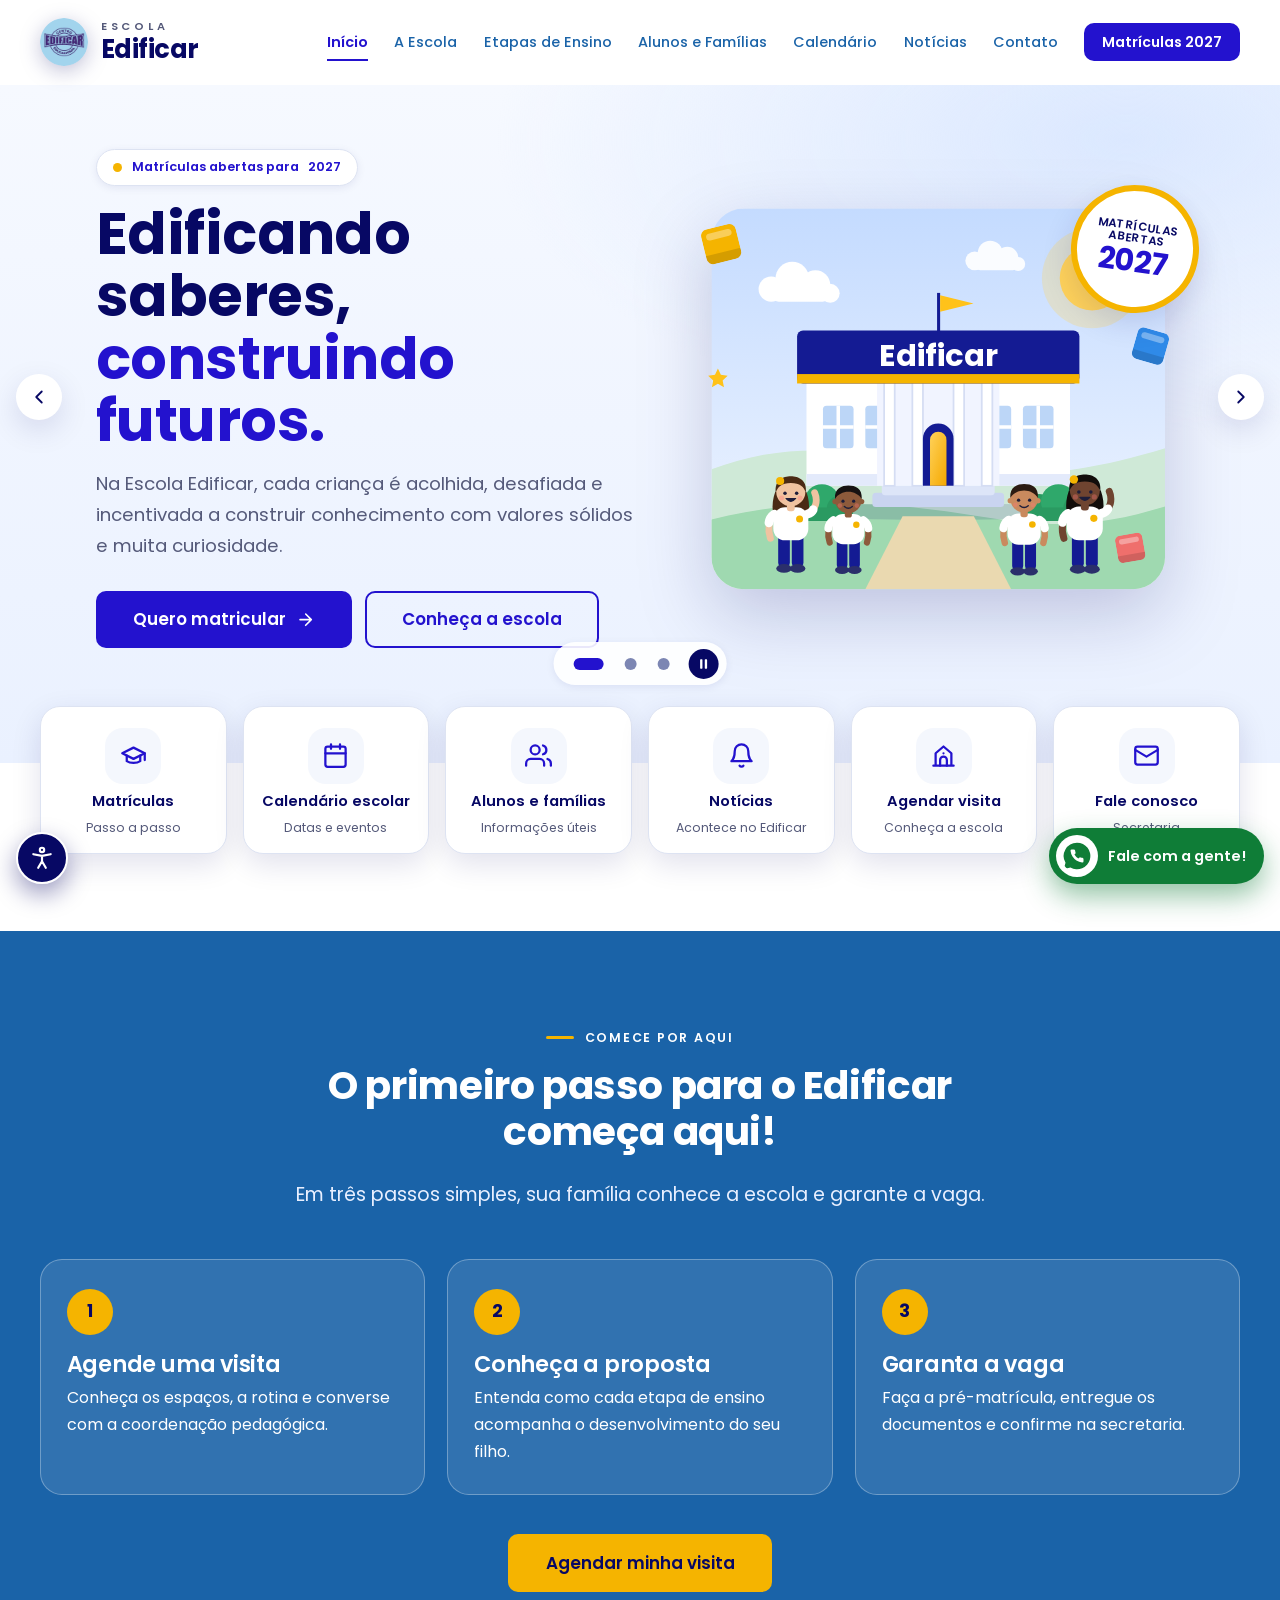
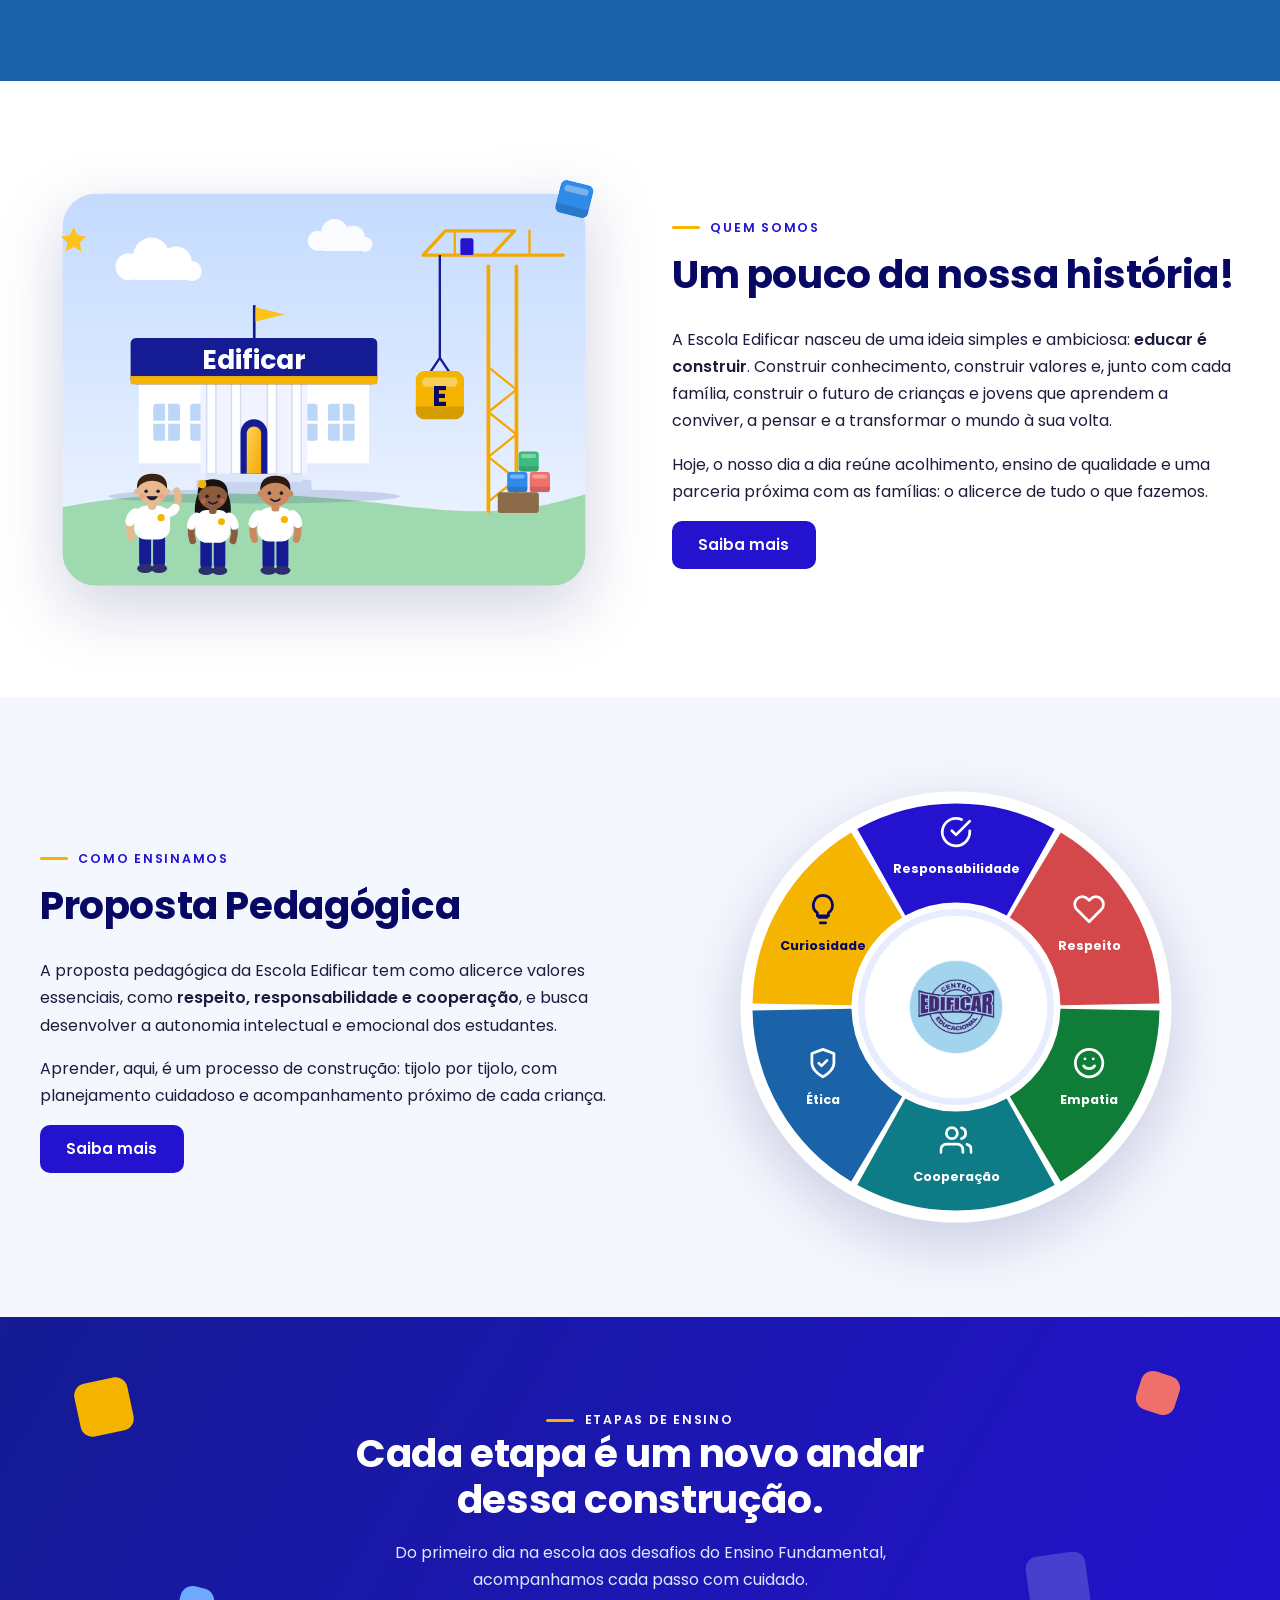
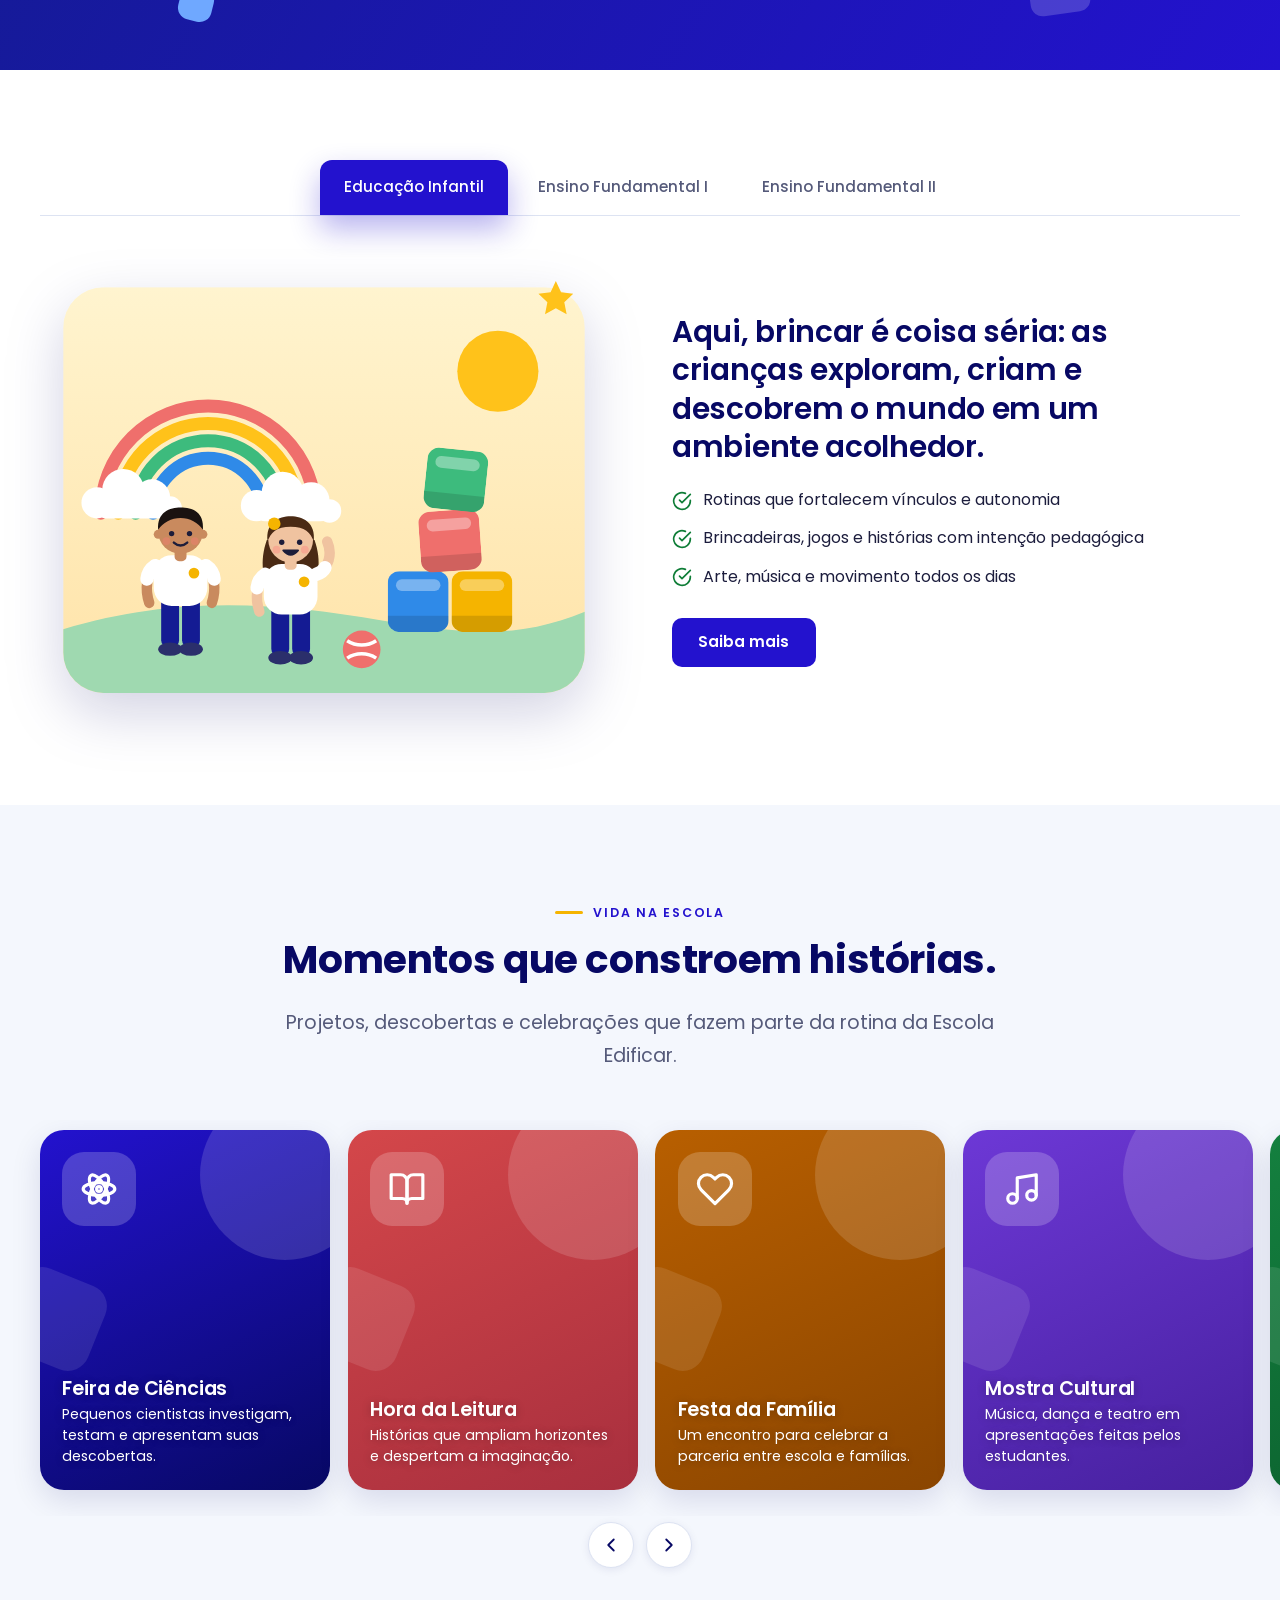
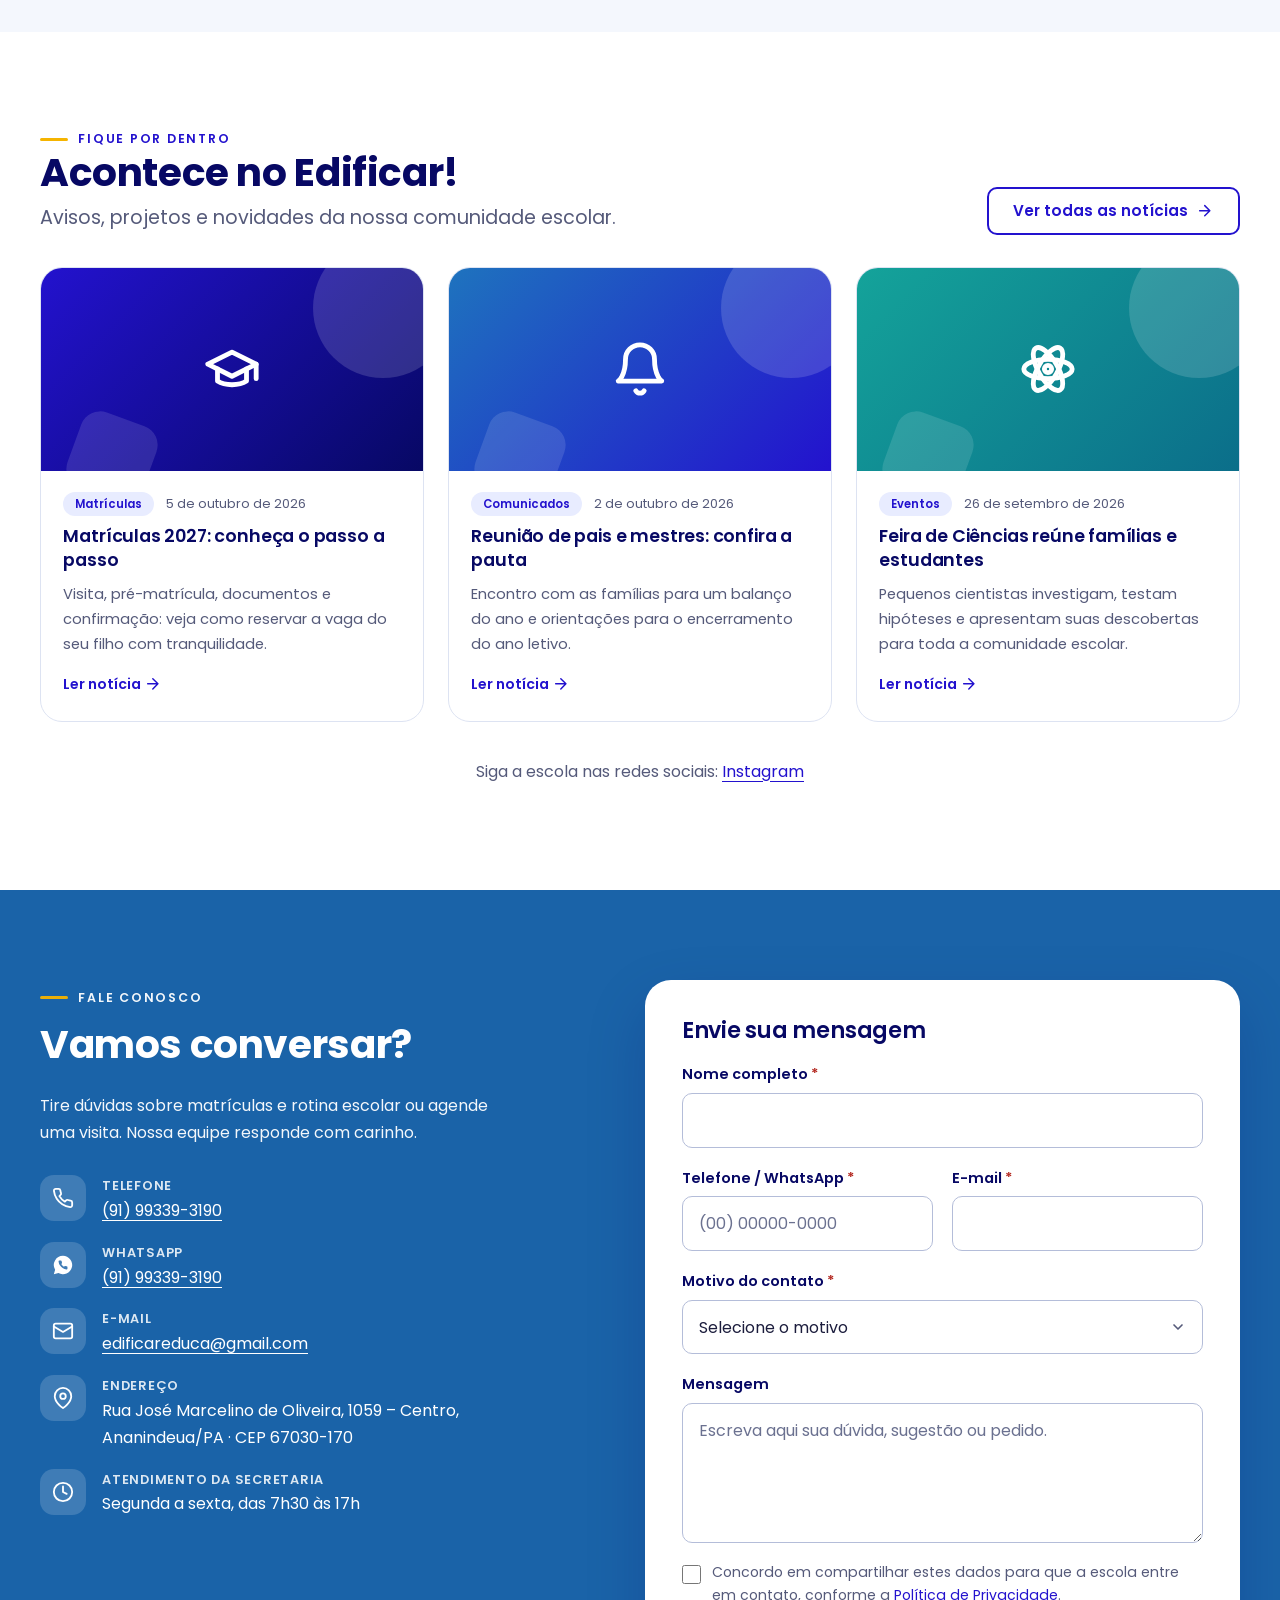
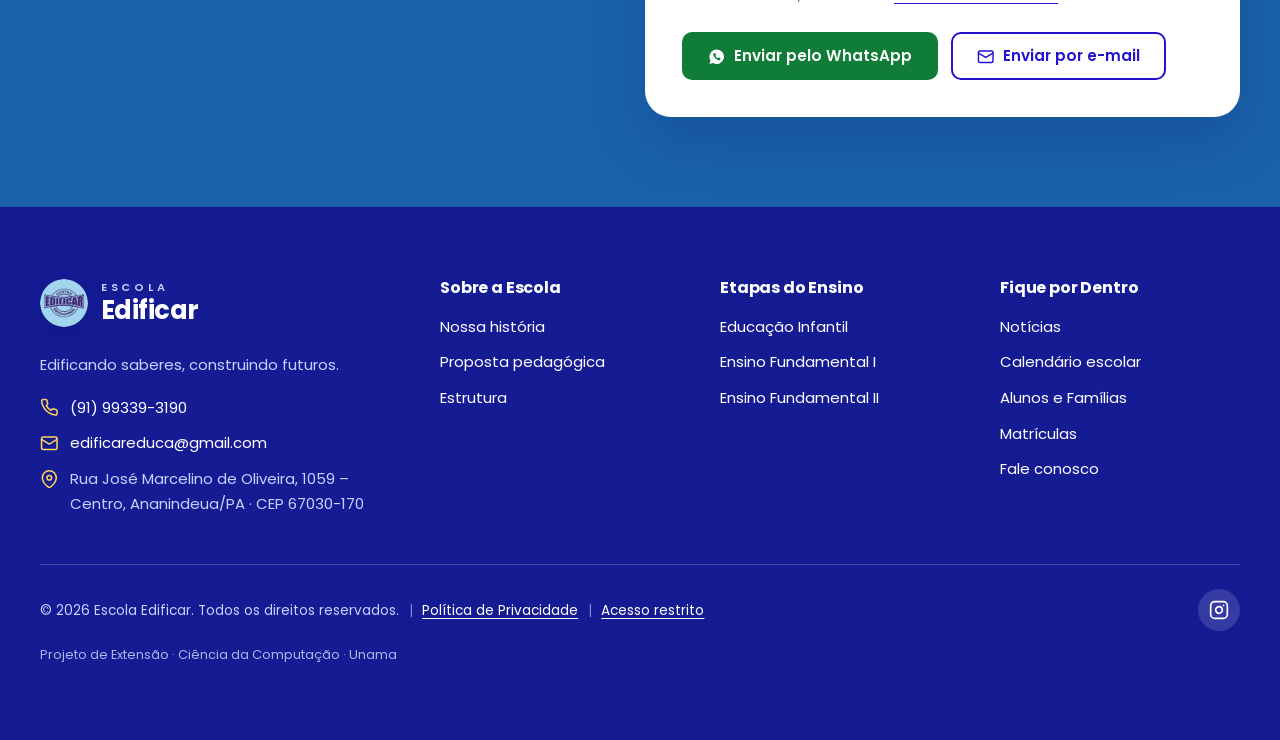
<file: Siteescola/index.html>
<!DOCTYPE html>
<html lang="pt-BR">
<head>
  <meta charset="utf-8">
  <meta name="viewport" content="width=device-width, initial-scale=1">
  <title>Escola Edificar | Edificando saberes, construindo futuros</title>
  <meta name="description" content="Escola Edificar: educação acolhedora e de qualidade. Conheça a proposta pedagógica, as etapas de ensino, o calendário escolar e veja como fazer a matrícula.">
  <meta name="theme-color" content="#141b93">
  <meta property="og:type" content="website">
  <meta property="og:locale" content="pt_BR">
  <meta property="og:title" content="Escola Edificar | Edificando saberes, construindo futuros">
  <meta property="og:description" content="Educação acolhedora e de qualidade. Conheça a escola, as etapas de ensino e faça a matrícula.">
  <link rel="icon" href="assets/img/favicon.png" type="image/png">
  <link rel="stylesheet" href="assets/css/base.css">
  <link rel="stylesheet" href="assets/css/components.css">
  <link rel="stylesheet" href="assets/css/pages.css">
  <script src="assets/js/site-config.js"></script>
  <script src="assets/js/sprite.js"></script>
  <script src="assets/js/art.js"></script>
  <script src="assets/js/data.js"></script>
  <script src="assets/js/calendar-cloud.js"></script>
  <script defer src="assets/js/main.js"></script>
</head>
<body data-page="home">
  <a class="skip-link" href="#conteudo">Pular para o conteúdo</a>
  <noscript><nav class="noscript-nav" aria-label="Menu principal"><a href="index.html">Início</a> <a href="sobre.html">A Escola</a> <a href="etapas.html">Etapas de Ensino</a> <a href="familias.html">Alunos e Famílias</a> <a href="calendario.html">Calendário</a> <a href="noticias.html">Notícias</a> <a href="matriculas.html">Matrículas</a> <a href="contato.html">Contato</a></nav></noscript>
  <script src="assets/js/layout.js" data-part="header"></script>

  <main id="conteudo" tabindex="-1">
    <h1 class="sr-only">Escola Edificar: edificando saberes, construindo futuros</h1>

    <!-- Destaques -->
    <section class="hero" data-slider aria-label="Destaques da escola">
      <div class="container">
        <div class="hero__slides">

          <div class="hero__slide is-active">
            <div class="hero__copy">
              <span class="hero__kicker">Matrículas abertas para <span data-site="year">2027</span></span>
              <h2 class="hero__title">Edificando saberes, <em>construindo futuros.</em></h2>
              <p class="hero__text">Na Escola Edificar, cada criança é acolhida, desafiada e incentivada a construir conhecimento com valores sólidos e muita curiosidade.</p>
              <div class="btn-row">
                <a class="btn btn--primary btn--lg" href="matriculas.html">Quero matricular <svg class="icon" aria-hidden="true" focusable="false"><use href="#i-arrow-right"/></svg></a>
                <a class="btn btn--outline btn--lg" href="sobre.html">Conheça a escola</a>
              </div>
            </div>
            <div class="hero__art">
              <svg viewBox="0 0 608 518" role="img" aria-label="Ilustração da fachada da escola com quatro crianças sorrindo em frente à entrada"><use href="#scene-hero"/></svg>
              <div class="hero__badge" aria-hidden="true"><small>Matrículas<br>abertas</small><strong data-site="year">2027</strong></div>
            </div>
          </div>

          <div class="hero__slide">
            <div class="hero__copy">
              <span class="hero__kicker">Alunos e famílias</span>
              <h2 class="hero__title">Tudo o que você precisa, <em>em um só lugar.</em></h2>
              <p class="hero__text">Calendário escolar, comunicados, horários e orientações da secretaria organizados para facilitar o seu dia a dia.</p>
              <div class="btn-row">
                <a class="btn btn--primary btn--lg" href="familias.html">Acessar informações <svg class="icon" aria-hidden="true" focusable="false"><use href="#i-arrow-right"/></svg></a>
                <a class="btn btn--outline btn--lg" href="calendario.html">Ver calendário</a>
              </div>
            </div>
            <div class="hero__art ui-board" aria-hidden="true">
              <div class="ui-card ui-card--a" data-next-event>
                <span class="ui-card__icon"><svg class="icon" aria-hidden="true" focusable="false"><use href="#i-calendar"/></svg></span>
                <div><small>Próximo evento</small><strong data-next-title>Dia do Professor</strong><small data-next-date>15 de outubro de 2026</small></div>
              </div>
              <div class="ui-card ui-card--b">
                <span class="ui-card__icon"><svg class="icon" aria-hidden="true" focusable="false"><use href="#i-bell"/></svg></span>
                <div><strong>Comunicados</strong><small>Avisos e notícias da escola</small></div>
              </div>
              <div class="ui-card ui-card--c">
                <span class="ui-card__icon"><svg class="icon" aria-hidden="true" focusable="false"><use href="#i-file"/></svg></span>
                <div><strong>Secretaria</strong><small>Solicite documentos pelo WhatsApp</small></div>
              </div>
            </div>
          </div>

          <div class="hero__slide">
            <div class="hero__copy">
              <span class="hero__kicker">Portas abertas</span>
              <h2 class="hero__title">Venha conhecer <em>a nossa escola.</em></h2>
              <p class="hero__text">Agende uma visita, converse com a coordenação e conheça de perto a rotina e os espaços da Escola Edificar.</p>
              <div class="btn-row">
                <a class="btn btn--primary btn--lg" href="matriculas.html#visita">Agendar visita <svg class="icon" aria-hidden="true" focusable="false"><use href="#i-arrow-right"/></svg></a>
                <a class="btn btn--outline btn--lg" href="contato.html">Fale conosco</a>
              </div>
            </div>
            <div class="hero__art">
              <svg viewBox="0 0 608 518" role="img" aria-label="Ilustração da entrada da escola com a faixa Bem-vindos e crianças acenando"><use href="#scene-visita"/></svg>
            </div>
          </div>

        </div>
      </div>
    </section>

    <!-- Acesso rápido -->
    <section class="quick" aria-labelledby="acesso-rapido">
      <div class="container">
        <h2 class="sr-only" id="acesso-rapido">Acesso rápido</h2>
        <ul class="quick__grid">
          <li><a class="quick__item" href="matriculas.html"><span class="quick__icon"><svg class="icon" aria-hidden="true" focusable="false"><use href="#i-graduation"/></svg></span>Matrículas<small>Passo a passo</small></a></li>
          <li><a class="quick__item" href="calendario.html"><span class="quick__icon"><svg class="icon" aria-hidden="true" focusable="false"><use href="#i-calendar"/></svg></span>Calendário escolar<small>Datas e eventos</small></a></li>
          <li><a class="quick__item" href="familias.html"><span class="quick__icon"><svg class="icon" aria-hidden="true" focusable="false"><use href="#i-users"/></svg></span>Alunos e famílias<small>Informações úteis</small></a></li>
          <li><a class="quick__item" href="noticias.html"><span class="quick__icon"><svg class="icon" aria-hidden="true" focusable="false"><use href="#i-bell"/></svg></span>Notícias<small>Acontece no Edificar</small></a></li>
          <li><a class="quick__item" href="matriculas.html#visita"><span class="quick__icon"><svg class="icon" aria-hidden="true" focusable="false"><use href="#i-building"/></svg></span>Agendar visita<small>Conheça a escola</small></a></li>
          <li><a class="quick__item" href="contato.html"><span class="quick__icon"><svg class="icon" aria-hidden="true" focusable="false"><use href="#i-mail"/></svg></span>Fale conosco<small>Secretaria</small></a></li>
        </ul>
      </div>
    </section>

    <!-- Primeiro passo -->
    <section class="section section--band" aria-labelledby="primeiro-passo" style="margin-top:clamp(3rem,6vw,5rem)">
      <div class="container">
        <div class="section__head reveal">
          <p class="eyebrow">Comece por aqui</p>
          <h2 id="primeiro-passo">O primeiro passo para o Edificar começa aqui!</h2>
          <p class="lead">Em três passos simples, sua família conhece a escola e garante a vaga.</p>
        </div>
        <ol class="band-steps">
          <li class="step reveal"><span class="step__num" aria-hidden="true">1</span><h3>Agende uma visita</h3><p>Conheça os espaços, a rotina e converse com a coordenação pedagógica.</p></li>
          <li class="step reveal"><span class="step__num" aria-hidden="true">2</span><h3>Conheça a proposta</h3><p>Entenda como cada etapa de ensino acompanha o desenvolvimento do seu filho.</p></li>
          <li class="step reveal"><span class="step__num" aria-hidden="true">3</span><h3>Garanta a vaga</h3><p>Faça a pré-matrícula, entregue os documentos e confirme na secretaria.</p></li>
        </ol>
        <div class="text-center" style="margin-top:2.4rem"><a class="btn btn--gold btn--lg" href="matriculas.html#visita">Agendar minha visita</a></div>
      </div>
    </section>

    <!-- História -->
    <section class="section" aria-labelledby="historia-titulo">
      <div class="container">
        <div class="split">
          <div class="split__media reveal">
            <svg viewBox="0 0 608 468" role="img" aria-label="Ilustração de um guindaste levantando um bloco com a letra E ao lado da escola, simbolizando a construção da educação"><use href="#scene-historia"/></svg>
          </div>
          <div class="split__body reveal">
            <p class="eyebrow">Quem somos</p>
            <h2 id="historia-titulo">Um pouco da nossa história!</h2>
            <p>A Escola Edificar nasceu de uma ideia simples e ambiciosa: <strong>educar é construir</strong>. Construir conhecimento, construir valores e, junto com cada família, construir o futuro de crianças e jovens que aprendem a conviver, a pensar e a transformar o mundo à sua volta.</p>
            <p>Hoje, o nosso dia a dia reúne acolhimento, ensino de qualidade e uma parceria próxima com as famílias: o alicerce de tudo o que fazemos.</p>
            <a class="btn btn--primary" href="sobre.html#historia">Saiba mais</a>
          </div>
        </div>
      </div>
    </section>

    <!-- Proposta pedagógica -->
    <section class="section section--tint" aria-labelledby="proposta-titulo">
      <div class="container">
        <div class="split">
          <div class="split__body reveal">
            <p class="eyebrow">Como ensinamos</p>
            <h2 id="proposta-titulo">Proposta Pedagógica</h2>
            <p>A proposta pedagógica da Escola Edificar tem como alicerce valores essenciais, como <strong>respeito, responsabilidade e cooperação</strong>, e busca desenvolver a autonomia intelectual e emocional dos estudantes.</p>
            <p>Aprender, aqui, é um processo de construção: tijolo por tijolo, com planejamento cuidadoso e acompanhamento próximo de cada criança.</p>
            <a class="btn btn--primary" href="sobre.html#proposta">Saiba mais</a>
          </div>
          <div class="split__media reveal">
            <div class="wheel">
              <svg viewBox="0 0 400 400" role="img" aria-label="Roda de valores da Escola Edificar: responsabilidade, respeito, empatia, cooperação, ética e curiosidade ao redor do logotipo da escola"><use href="#wheel-values"/></svg>
            </div>
          </div>
        </div>
      </div>
    </section>

    <!-- Etapas de ensino -->
    <section aria-labelledby="etapas-titulo">
      <div class="statement">
        <div class="statement__blocks" aria-hidden="true"><span></span><span></span><span></span><span></span></div>
        <div class="container">
          <p class="eyebrow" style="color:#fff">Etapas de Ensino</p>
          <h2 id="etapas-titulo">Cada etapa é um novo andar dessa construção.</h2>
          <p>Do primeiro dia na escola aos desafios do Ensino Fundamental, acompanhamos cada passo com cuidado.</p>
        </div>
      </div>
      <div class="section">
        <div class="container" data-tabs>
          <ul class="tabs__list" role="tablist" aria-label="Etapas de ensino">
            <li role="presentation"><button class="tabs__tab" role="tab" id="tab-infantil" aria-controls="painel-infantil" aria-selected="true">Educação Infantil</button></li>
            <li role="presentation"><button class="tabs__tab" role="tab" id="tab-fund1" aria-controls="painel-fund1" aria-selected="false" tabindex="-1">Ensino Fundamental I</button></li>
            <li role="presentation"><button class="tabs__tab" role="tab" id="tab-fund2" aria-controls="painel-fund2" aria-selected="false" tabindex="-1">Ensino Fundamental II</button></li>
          </ul>

          <div class="tabs__panel stage is-active" role="tabpanel" id="painel-infantil" aria-labelledby="tab-infantil" tabindex="0">
            <div class="stage__art"><svg viewBox="0 0 392 312" role="img" aria-label="Ilustração de duas crianças brincando perto de um arco-íris e uma torre de blocos coloridos"><use href="#scene-infantil"/></svg></div>
            <div>
              <h3 class="stage__title">Aqui, brincar é coisa séria: as crianças exploram, criam e descobrem o mundo em um ambiente acolhedor.</h3>
              <ul class="ticks">
                <li><svg class="icon" aria-hidden="true" focusable="false"><use href="#i-check-circle"/></svg><span>Rotinas que fortalecem vínculos e autonomia</span></li>
                <li><svg class="icon" aria-hidden="true" focusable="false"><use href="#i-check-circle"/></svg><span>Brincadeiras, jogos e histórias com intenção pedagógica</span></li>
                <li><svg class="icon" aria-hidden="true" focusable="false"><use href="#i-check-circle"/></svg><span>Arte, música e movimento todos os dias</span></li>
              </ul>
              <a class="btn btn--primary" href="etapas.html#infantil">Saiba mais</a>
            </div>
          </div>

          <div class="tabs__panel stage" role="tabpanel" id="painel-fund1" aria-labelledby="tab-fund1" tabindex="0">
            <div class="stage__art"><svg viewBox="0 0 392 312" role="img" aria-label="Ilustração de um estudante lendo um livro em frente a uma lousa com letras e contas"><use href="#scene-fund1"/></svg></div>
            <div>
              <h3 class="stage__title">Nos anos iniciais, a curiosidade ganha método: alfabetização, raciocínio lógico e o prazer de aprender.</h3>
              <ul class="ticks">
                <li><svg class="icon" aria-hidden="true" focusable="false"><use href="#i-check-circle"/></svg><span>Alfabetização e letramento com leitura todos os dias</span></li>
                <li><svg class="icon" aria-hidden="true" focusable="false"><use href="#i-check-circle"/></svg><span>Matemática com situações do cotidiano</span></li>
                <li><svg class="icon" aria-hidden="true" focusable="false"><use href="#i-check-circle"/></svg><span>Projetos que ligam o conteúdo à vida real</span></li>
              </ul>
              <a class="btn btn--primary" href="etapas.html#fundamental-1">Saiba mais</a>
            </div>
          </div>

          <div class="tabs__panel stage" role="tabpanel" id="painel-fund2" aria-labelledby="tab-fund2" tabindex="0">
            <div class="stage__art"><svg viewBox="0 0 392 312" role="img" aria-label="Ilustração de uma estudante em um laboratório com computador, átomo e planeta"><use href="#scene-fund2"/></svg></div>
            <div>
              <h3 class="stage__title">Nos anos finais, a autonomia cresce: mais pesquisa, mais argumentação e um projeto de vida em construção.</h3>
              <ul class="ticks">
                <li><svg class="icon" aria-hidden="true" focusable="false"><use href="#i-check-circle"/></svg><span>Aprofundamento dos componentes curriculares</span></li>
                <li><svg class="icon" aria-hidden="true" focusable="false"><use href="#i-check-circle"/></svg><span>Orientação de estudos e organização da rotina</span></li>
                <li><svg class="icon" aria-hidden="true" focusable="false"><use href="#i-check-circle"/></svg><span>Preparação para os desafios do Ensino Médio</span></li>
              </ul>
              <a class="btn btn--primary" href="etapas.html#fundamental-2">Saiba mais</a>
            </div>
          </div>
        </div>
      </div>
    </section>

    <!-- Galeria -->
    <section class="section section--tint" aria-labelledby="galeria-titulo" data-carousel style="padding-bottom:clamp(2.5rem,5vw,4rem)">
      <div class="container">
        <div class="section__head reveal">
          <p class="eyebrow">Vida na escola</p>
          <h2 id="galeria-titulo">Momentos que constroem histórias.</h2>
          <p class="lead">Projetos, descobertas e celebrações que fazem parte da rotina da Escola Edificar.</p>
        </div>
      </div>
      <div class="gallery__track" role="region" aria-label="Galeria de projetos e momentos da escola (role para o lado para ver mais)" tabindex="0">
        <article class="gallery__item" style="--g1:#2312ce;--g2:#070864"><span class="gallery__icon"><svg class="icon" aria-hidden="true" focusable="false"><use href="#i-atom"/></svg></span><h3>Feira de Ciências</h3><p>Pequenos cientistas investigam, testam e apresentam suas descobertas.</p></article>
        <article class="gallery__item" style="--g1:#d4474a;--g2:#a82f3e"><span class="gallery__icon"><svg class="icon" aria-hidden="true" focusable="false"><use href="#i-book"/></svg></span><h3>Hora da Leitura</h3><p>Histórias que ampliam horizontes e despertam a imaginação.</p></article>
        <article class="gallery__item" style="--g1:#b85f00;--g2:#8a4500"><span class="gallery__icon"><svg class="icon" aria-hidden="true" focusable="false"><use href="#i-heart"/></svg></span><h3>Festa da Família</h3><p>Um encontro para celebrar a parceria entre escola e famílias.</p></article>
        <article class="gallery__item" style="--g1:#6d38d6;--g2:#46209e"><span class="gallery__icon"><svg class="icon" aria-hidden="true" focusable="false"><use href="#i-music"/></svg></span><h3>Mostra Cultural</h3><p>Música, dança e teatro em apresentações feitas pelos estudantes.</p></article>
        <article class="gallery__item" style="--g1:#14803f;--g2:#0b5e2d"><span class="gallery__icon"><svg class="icon" aria-hidden="true" focusable="false"><use href="#i-leaf"/></svg></span><h3>Horta e Meio Ambiente</h3><p>Cuidar da natureza e aprender com ela, na prática.</p></article>
        <article class="gallery__item" style="--g1:#1a63a8;--g2:#133f87"><span class="gallery__icon"><svg class="icon" aria-hidden="true" focusable="false"><use href="#i-award"/></svg></span><h3>Jogos e Gincanas</h3><p>Esporte, trabalho em equipe e muita diversão.</p></article>
        <article class="gallery__item" style="--g1:#b02f80;--g2:#7a1a5a"><span class="gallery__icon"><svg class="icon" aria-hidden="true" focusable="false"><use href="#i-pencil"/></svg></span><h3>Arte e Criatividade</h3><p>Oficinas para experimentar, criar e se expressar.</p></article>
      </div>
      <div class="container">
        <div class="gallery__nav">
          <button class="round-btn" type="button" data-carousel-prev aria-label="Ver itens anteriores da galeria"><svg class="icon" aria-hidden="true" focusable="false"><use href="#i-chevron-left"/></svg></button>
          <button class="round-btn" type="button" data-carousel-next aria-label="Ver próximos itens da galeria"><svg class="icon" aria-hidden="true" focusable="false"><use href="#i-chevron-right"/></svg></button>
        </div>
      </div>
    </section>

    <!-- Notícias -->
    <section class="section" aria-labelledby="noticias-titulo">
      <div class="container">
        <div class="head-row reveal">
          <div>
            <p class="eyebrow">Fique por dentro</p>
            <h2 id="noticias-titulo">Acontece no Edificar!</h2>
            <p class="lead">Avisos, projetos e novidades da nossa comunidade escolar.</p>
          </div>
          <a class="btn btn--outline" href="noticias.html">Ver todas as notícias <svg class="icon" aria-hidden="true" focusable="false"><use href="#i-arrow-right"/></svg></a>
        </div>
        <ul class="news-grid" data-news-list data-limit="3"></ul>
        <p class="text-center muted" style="margin-top:2.2rem">Siga a escola nas redes sociais:
          <a href="https://www.instagram.com/" data-href="instagram" target="_blank" rel="noopener noreferrer">Instagram</a>
        </p>
      </div>
    </section>

    <!-- Fale conosco -->
    <section class="section contact" aria-labelledby="contato-titulo" id="fale-conosco">
      <div class="container contact__grid">
        <div class="contact__info reveal">
          <p class="eyebrow">Fale conosco</p>
          <h2 id="contato-titulo">Vamos conversar?</h2>
          <p>Tire dúvidas sobre matrículas e rotina escolar ou agende uma visita. Nossa equipe responde com carinho.</p>
          <ul class="contact-list">
            <li><span class="icon-badge"><svg class="icon" aria-hidden="true" focusable="false"><use href="#i-phone"/></svg></span><div><strong>Telefone</strong><a href="tel:+5591993393190" data-href="tel" data-site="phone">(91) 99339-3190</a></div></li>
            <li><span class="icon-badge"><svg class="icon" aria-hidden="true" focusable="false"><use href="#i-whatsapp"/></svg></span><div><strong>WhatsApp</strong><a href="https://wa.me/5591993393190" data-href="wa" data-site="whatsapp" target="_blank" rel="noopener noreferrer">(91) 99339-3190</a></div></li>
            <li><span class="icon-badge"><svg class="icon" aria-hidden="true" focusable="false"><use href="#i-mail"/></svg></span><div><strong>E-mail</strong><a href="mailto:edificareduca@gmail.com" data-href="mail" data-site="email">edificareduca@gmail.com</a></div></li>
            <li><span class="icon-badge"><svg class="icon" aria-hidden="true" focusable="false"><use href="#i-pin"/></svg></span><div><strong>Endereço</strong><span data-site="address">Rua José Marcelino de Oliveira, 1059 – Centro, Ananindeua/PA · CEP 67030-170</span></div></li>
            <li><span class="icon-badge"><svg class="icon" aria-hidden="true" focusable="false"><use href="#i-clock"/></svg></span><div><strong>Atendimento da secretaria</strong><span data-site="hours-secretaria">Segunda a sexta, das 7h30 às 17h</span></div></li>
          </ul>
        </div>

        <form class="form-card reveal" data-form data-intro="Olá! Vim pelo site da Escola Edificar e gostaria de falar com a secretaria." data-subject="Contato pelo site – Escola Edificar" aria-labelledby="form-titulo">
          <h3 id="form-titulo">Envie sua mensagem</h3>
          <div class="form-grid">
            <div class="field field--full">
              <label for="f-nome">Nome completo <span class="req" aria-hidden="true">*</span></label>
              <input id="f-nome" name="nome" type="text" autocomplete="name" required aria-describedby="f-nome-erro">
              <span class="field__error" id="f-nome-erro"></span>
            </div>
            <div class="field">
              <label for="f-telefone">Telefone / WhatsApp <span class="req" aria-hidden="true">*</span></label>
              <input id="f-telefone" name="telefone" type="tel" autocomplete="tel" placeholder="(00) 00000-0000" required aria-describedby="f-telefone-erro">
              <span class="field__error" id="f-telefone-erro"></span>
            </div>
            <div class="field">
              <label for="f-email">E-mail <span class="req" aria-hidden="true">*</span></label>
              <input id="f-email" name="email" type="email" autocomplete="email" required aria-describedby="f-email-erro">
              <span class="field__error" id="f-email-erro"></span>
            </div>
            <div class="field field--full">
              <label for="f-motivo">Motivo do contato <span class="req" aria-hidden="true">*</span></label>
              <select id="f-motivo" name="motivo" required aria-describedby="f-motivo-erro">
                <option value="">Selecione o motivo</option>
                <option>Informações sobre a escola</option>
                <option>Matrículas</option>
                <option>Agendamento de visita</option>
                <option>Secretaria e documentos</option>
                <option>Financeiro</option>
                <option>Trabalhe conosco</option>
                <option>Outro assunto</option>
              </select>
              <span class="field__error" id="f-motivo-erro"></span>
            </div>
            <div class="field field--full">
              <label for="f-mensagem">Mensagem</label>
              <textarea id="f-mensagem" name="mensagem" placeholder="Escreva aqui sua dúvida, sugestão ou pedido."></textarea>
            </div>
            <div class="field field--full">
              <label class="check"><input type="checkbox" name="consentimento" required aria-describedby="f-consent-erro"><span>Concordo em compartilhar estes dados para que a escola entre em contato, conforme a <a href="privacidade.html">Política de Privacidade</a>.</span></label>
              <span class="field__error" id="f-consent-erro"></span>
            </div>
          </div>
          <div class="form-actions">
            <button class="btn btn--wa" type="button" data-channel="wa"><svg class="icon" aria-hidden="true" focusable="false"><use href="#i-whatsapp"/></svg>Enviar pelo WhatsApp</button>
            <button class="btn btn--outline" type="button" data-channel="mail"><svg class="icon" aria-hidden="true" focusable="false"><use href="#i-mail"/></svg>Enviar por e-mail</button>
          </div>
          <div class="form-status" hidden></div>
        </form>
      </div>
    </section>

  </main>

  <script src="assets/js/layout.js" data-part="footer"></script>
</body>
</html>
</file>
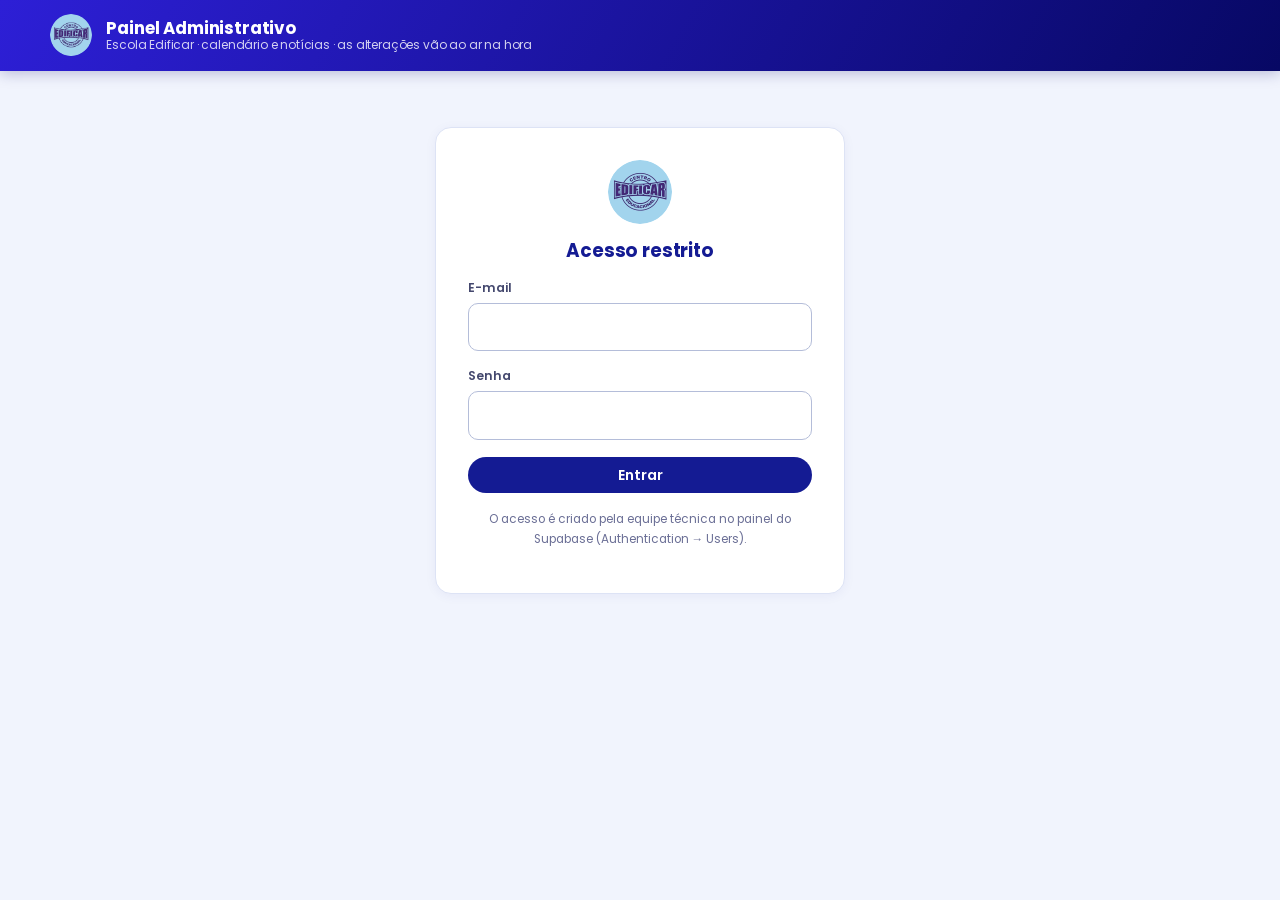
<file: Siteescola/admin.html>
<!DOCTYPE html>
<html lang="pt-BR">
<head>
  <meta charset="utf-8">
  <meta name="viewport" content="width=device-width, initial-scale=1">
  <title>Painel Administrativo | Escola Edificar</title>
  <meta name="robots" content="noindex, nofollow">
  <meta name="theme-color" content="#141b93">
  <link rel="icon" href="assets/img/favicon.png" type="image/png">
  <link rel="stylesheet" href="assets/css/base.css">
  <script src="assets/js/sprite.js"></script>
  <script src="assets/js/calendar-cloud.js"></script>
  <style>
    :root{
      --navy:#141b93; --navy-d:#070864; --blue:#2312ce; --gold:#f5b400;
      --c-feriado:#d4474a; --c-evento:#0f7d37; --c-reuniao:#1a63a8; --c-avaliacao:#e8a200; --c-letivo:#2312ce;
      --line:#dde3f5; --ink:#1d1d3a; --muted:#6b6f96; --bg:#f1f4fd;
    }
    *{box-sizing:border-box}
    body{background:var(--bg);color:var(--ink);font-family:Poppins,Arial,sans-serif;margin:0;padding:0;font-size:15px}
    .icon{width:1.15em;height:1.15em;fill:none;stroke:currentColor;stroke-width:2;stroke-linecap:round;stroke-linejoin:round;vertical-align:-.2em;flex:none}
    [hidden]{display:none!important}
    button{font-family:inherit}

    /* ---------- topo ---------- */
    .top{background:linear-gradient(120deg,#2d1fd6,#070864);color:#fff;padding:.9rem 1.2rem;box-shadow:0 2px 14px rgba(7,8,100,.25)}
    .top__in{max-width:1180px;margin:0 auto;display:flex;align-items:center;gap:.9rem;flex-wrap:wrap}
    .top__logo{width:42px;height:42px;flex:none}
    .top h1{margin:0;font-size:1.05rem;line-height:1.2;color:#fff}
    .top small{display:block;font-weight:400;opacity:.8;font-size:.75rem}
    .top__user{margin-left:auto;display:flex;align-items:center;gap:.7rem;font-size:.8rem}
    .top__user span{opacity:.9}

    .wrap{max-width:1180px;margin:0 auto;padding:1.6rem 1.2rem 4rem}

    /* ---------- botões ---------- */
    .btn{display:inline-flex;align-items:center;gap:.45rem;border:0;border-radius:999px;padding:.6rem 1.3rem;font-size:.88rem;font-weight:600;cursor:pointer;background:var(--navy);color:#fff;transition:background .15s, transform .1s}
    .btn:hover{background:var(--blue)}
    .btn:active{transform:scale(.97)}
    .btn:disabled{opacity:.55;cursor:wait}
    .btn--ghost{background:#fff;color:var(--navy);border:2px solid var(--navy)}
    .btn--ghost:hover{background:#eef1ff}
    .btn--gold{background:var(--gold);color:var(--navy-d)}
    .btn--gold:hover{background:#ffc21a}
    .btn--sm{padding:.3rem .8rem;font-size:.76rem}
    .btn--danger{background:#fff;color:#b3261e;border:2px solid #e4a7a3}
    .btn--danger:hover{background:#fdeceb;border-color:#b3261e}
    .btn--light{background:rgba(255,255,255,.14);color:#fff;border:1px solid rgba(255,255,255,.45)}
    .btn--light:hover{background:rgba(255,255,255,.26)}
    .btn--icon{padding:.45rem;border-radius:10px}

    /* ---------- cartões ---------- */
    .card{background:#fff;border:1px solid var(--line);border-radius:16px;padding:1.3rem;box-shadow:0 2px 12px rgba(20,27,147,.05)}
    .card h2{margin:0 0 1rem;font-size:1rem;color:var(--navy);display:flex;align-items:center;gap:.5rem}

    /* ---------- estatísticas ---------- */
    .stats{display:grid;grid-template-columns:repeat(auto-fit,minmax(170px,1fr));gap:.9rem;margin-bottom:1.2rem}
    .stat{background:#fff;border:1px solid var(--line);border-radius:14px;padding:.9rem 1.1rem;display:flex;gap:.8rem;align-items:center}
    .stat__ic{width:40px;height:40px;border-radius:12px;display:flex;align-items:center;justify-content:center;font-size:1.1rem;flex:none;background:#edeaff;color:var(--blue)}
    .stat b{display:block;font-size:1.25rem;line-height:1.1}
    .stat small{color:var(--muted);font-size:.72rem;text-transform:uppercase;letter-spacing:.04em;font-weight:600}
    .stat--next b{font-size:.9rem;max-width:230px;overflow:hidden;text-overflow:ellipsis;white-space:nowrap}

    /* ---------- grid principal ---------- */
    .board{display:grid;grid-template-columns:minmax(330px,430px) 1fr;gap:1.2rem;align-items:start;margin-bottom:1.2rem}
    @media (max-width:900px){.board{grid-template-columns:1fr}}

    /* ---------- mini calendário ---------- */
    .mcal__head{display:flex;align-items:center;gap:.4rem;margin-bottom:.8rem}
    .mcal__title{flex:1;text-align:center;font-weight:700;color:var(--navy);font-size:.95rem;text-transform:capitalize}
    .mcal__grid{display:grid;grid-template-columns:repeat(7,1fr);gap:4px}
    .mcal__dow{text-align:center;font-size:.66rem;font-weight:700;color:var(--muted);text-transform:uppercase;padding:.25rem 0}
    .mday{position:relative;border:1px solid transparent;background:#f7f9ff;border-radius:10px;min-height:52px;padding:.3rem .35rem;cursor:pointer;text-align:left;font-size:.78rem;font-weight:600;color:var(--ink);transition:border-color .12s, background .12s}
    .mday:hover{border-color:var(--blue);background:#eef1ff}
    .mday--out{background:transparent;color:#b9bdd9;cursor:default}
    .mday--out:hover{border-color:transparent;background:transparent}
    .mday--today{border-color:var(--gold);background:#fff8e1}
    .mday--sel{border-color:var(--blue);background:#e5e9ff;box-shadow:0 0 0 2px rgba(35,18,206,.18)}
    .mday__dots{position:absolute;left:.35rem;right:.3rem;bottom:.3rem;display:flex;gap:3px;align-items:center;flex-wrap:wrap}
    .dot{width:7px;height:7px;border-radius:50%;flex:none}
    .mday__more{font-size:.6rem;color:var(--muted);font-weight:700}
    .d-feriado{background:var(--c-feriado)} .d-evento{background:var(--c-evento)} .d-reuniao{background:var(--c-reuniao)} .d-avaliacao{background:var(--c-avaliacao)} .d-letivo{background:var(--c-letivo)}
    .mcal__legend{display:flex;flex-wrap:wrap;gap:.6rem;margin-top:.9rem;font-size:.7rem;color:var(--muted)}
    .mcal__legend span{display:inline-flex;align-items:center;gap:.3rem}
    .mcal__hint{font-size:.74rem;color:var(--muted);margin:.8rem 0 0;display:flex;align-items:center;gap:.4rem}

    /* ---------- formulário ---------- */
    .form{display:grid;grid-template-columns:repeat(auto-fit,minmax(170px,1fr));gap:.9rem}
    .form .full{grid-column:1/-1}
    .form label{display:block;font-size:.76rem;font-weight:600;margin-bottom:.3rem;color:#44486e}
    .form input,.form select,.form textarea{width:100%;padding:.6rem .75rem;border:1px solid #c3cdee;border-radius:10px;font:inherit;font-size:.88rem;background:#fbfcff;transition:border-color .12s, box-shadow .12s}
    .form input:focus,.form select:focus,.form textarea:focus{outline:none;border-color:var(--blue);box-shadow:0 0 0 3px rgba(35,18,206,.12)}
    .form textarea{min-height:70px;resize:vertical}
    .form__actions{display:flex;flex-wrap:wrap;gap:.7rem;margin-top:.2rem;align-items:center}
    .editing-tag{display:none;background:#fff8e1;border:1px solid #f0d98a;color:#946300;border-radius:999px;padding:.2rem .8rem;font-size:.72rem;font-weight:600}

    /* seletor de tipo com cores */
    .typepick{display:flex;flex-wrap:wrap;gap:.45rem}
    .typepick input{position:absolute;opacity:0;pointer-events:none}
    .typepick label{display:inline-flex;align-items:center;gap:.4rem;margin:0;border:1.5px solid var(--line);background:#fff;border-radius:999px;padding:.38rem .85rem;font-size:.78rem;font-weight:600;color:var(--muted);cursor:pointer;transition:all .12s}
    .typepick label:hover{border-color:currentColor}
    .typepick .dot{width:9px;height:9px}
    .typepick input:checked+label{color:#fff;border-color:transparent}
    .typepick input:checked+label .dot{background:#fff!important}
    .typepick input:checked+label.p-feriado{background:var(--c-feriado)}
    .typepick input:checked+label.p-evento{background:var(--c-evento)}
    .typepick input:checked+label.p-reuniao{background:var(--c-reuniao)}
    .typepick input:checked+label.p-avaliacao{background:var(--c-avaliacao)}
    .typepick input:checked+label.p-letivo{background:var(--c-letivo)}
    .typepick input:focus-visible+label{box-shadow:0 0 0 3px rgba(35,18,206,.25)}

    /* ---------- lista ---------- */
    .toolbar{display:flex;flex-wrap:wrap;gap:.7rem;margin-bottom:1rem;align-items:center}
    .toolbar .search{flex:1;min-width:200px;position:relative}
    .toolbar .search .icon{position:absolute;left:.7rem;top:50%;transform:translateY(-50%);color:var(--muted)}
    .toolbar .search input{width:100%;padding:.55rem .8rem .55rem 2.2rem;border:1px solid #c3cdee;border-radius:999px;font:inherit;font-size:.85rem;background:#fbfcff}
    .toolbar select{width:auto;flex:none;padding:.5rem .8rem;border:1px solid #c3cdee;border-radius:999px;font:inherit;font-size:.82rem;background:#fff;color:var(--ink)}
    .month-h{margin:1.2rem 0 .5rem;font-size:.8rem;font-weight:700;color:var(--navy);text-transform:capitalize;display:flex;align-items:center;gap:.5rem}
    .month-h::after{content:"";flex:1;height:1px;background:var(--line)}
    .ev{display:flex;gap:.9rem;align-items:center;padding:.6rem .7rem;border-radius:12px;border:1px solid transparent;transition:background .12s}
    .ev:hover{background:#f7f9ff;border-color:var(--line)}
    .ev--past{opacity:.55}
    .ev__date{flex:none;width:52px;text-align:center;background:#edeaff;border-radius:10px;padding:.35rem .2rem;color:var(--navy)}
    .ev__date b{display:block;font-size:1.05rem;line-height:1.1}
    .ev__date small{font-size:.62rem;text-transform:uppercase;font-weight:700;letter-spacing:.03em}
    .ev__body{flex:1;min-width:0}
    .ev__body h3{margin:0;font-size:.9rem;line-height:1.25}
    .ev__body p{margin:.1rem 0 0;font-size:.75rem;color:var(--muted);overflow:hidden;text-overflow:ellipsis}
    .ev__acts{display:flex;gap:.4rem;flex:none}
    .badge{flex:none;padding:.18rem .7rem;border-radius:999px;font-size:.68rem;font-weight:700;white-space:nowrap;color:#fff}
    .b-feriado{background:var(--c-feriado)} .b-evento{background:var(--c-evento)} .b-reuniao{background:var(--c-reuniao)} .b-avaliacao{background:var(--c-avaliacao)} .b-letivo{background:var(--c-letivo)}
    .empty{text-align:center;color:var(--muted);padding:2rem 1rem;font-size:.9rem}
    @media (max-width:560px){.ev{flex-wrap:wrap}.ev__acts{margin-left:auto}}

    /* ---------- login ---------- */
    .login{max-width:410px;margin:3.5rem auto 0}
    .login .card{padding:2rem}
    .login__logo{display:flex;justify-content:center;margin-bottom:1rem}
    .login__logo svg{width:64px;height:64px}
    .login h2{justify-content:center;font-size:1.15rem}
    .login .form{grid-template-columns:1fr}
    .login .hint{font-size:.74rem;color:var(--muted);margin-top:1rem;text-align:center}

    .loading{text-align:center;color:var(--muted);padding:3rem;font-size:.9rem}

    /* ---------- abas ---------- */
    .tabs{display:flex;gap:.5rem;margin-bottom:1.2rem;flex-wrap:wrap}
    .tabs button{border:0;background:#fff;border:1.5px solid var(--line);color:var(--muted);border-radius:999px;padding:.55rem 1.4rem;font-size:.9rem;font-weight:700;cursor:pointer;display:inline-flex;align-items:center;gap:.45rem;transition:all .15s}
    .tabs button:hover{border-color:var(--navy);color:var(--navy)}
    .tabs button.is-on{background:var(--navy);border-color:var(--navy);color:#fff}

    /* ---------- notícias ---------- */
    .news-it{display:flex;gap:.9rem;align-items:flex-start;padding:.7rem;border-radius:12px;border:1px solid transparent;transition:background .12s}
    .news-it:hover{background:#f7f9ff;border-color:var(--line)}
    .news-it__thumb{flex:none;width:46px;height:46px;border-radius:12px;display:flex;align-items:center;justify-content:center;color:#fff;background:linear-gradient(135deg,var(--t1,#2312ce),var(--t2,#070864))}
    .news-it__thumb .icon{width:1.4em;height:1.4em}
    .news-it__body{flex:1;min-width:0}
    .news-it__body h3{margin:0;font-size:.92rem;line-height:1.3}
    .news-it__body p{margin:.15rem 0 0;font-size:.76rem;color:var(--muted)}
    .news-it__meta{display:flex;gap:.5rem;align-items:center;margin-top:.25rem;font-size:.7rem;color:var(--muted);flex-wrap:wrap}
    .news-it__meta .cat{background:#edeaff;color:var(--navy);border-radius:999px;padding:.1rem .6rem;font-weight:700}
    .nt-blue{--t1:#1e73be;--t2:#2312ce}.nt-indigo{--t1:#2312ce;--t2:#070864}.nt-teal{--t1:#14a39a;--t2:#0b6e8a}.nt-coral{--t1:#ef6f6c;--t2:#c7414f}.nt-gold{--t1:#ffc21a;--t2:#f08a00}.nt-green{--t1:#2fa86b;--t2:#0f7d37}
    .help{font-size:.72rem;color:var(--muted);margin-top:.3rem;line-height:1.5}

    /* ---------- toasts ---------- */
    .toasts{position:fixed;right:1rem;bottom:1rem;display:flex;flex-direction:column;gap:.5rem;z-index:50;max-width:min(92vw,380px)}
    .toast{background:#fff;border-radius:12px;padding:.75rem 1rem;font-size:.84rem;font-weight:500;box-shadow:0 6px 24px rgba(7,8,100,.18);border-left:5px solid var(--c-evento);animation:tin .25s ease}
    .toast--err{border-left-color:var(--c-feriado)}
    @keyframes tin{from{transform:translateY(8px);opacity:0}to{transform:none;opacity:1}}
  </style>
</head>
<body>
  <header class="top">
    <div class="top__in">
      <img class="top__logo" src="assets/img/logo-edificar.png" alt="" style="border-radius:50%">
      <h1>Painel Administrativo<small>Escola Edificar · calendário e notícias · as alterações vão ao ar na hora</small></h1>
      <div class="top__user" id="userBox" hidden>
        <span id="userEmail"></span>
        <a class="btn btn--light btn--sm" href="calendario.html" target="_blank" rel="noopener">Ver site ↗</a>
        <button class="btn btn--light btn--sm" type="button" id="btnLogout">Sair</button>
      </div>
    </div>
  </header>

  <!-- Login -->
  <div class="login" id="viewLogin" hidden>
    <div class="card">
      <div class="login__logo"><img src="assets/img/logo-edificar.png" alt="" width="64" height="64" style="border-radius:50%"></div>
      <h2>Acesso restrito</h2>
      <form id="loginForm" class="form">
        <div>
          <label for="lEmail">E-mail</label>
          <input type="email" id="lEmail" required autocomplete="username">
        </div>
        <div>
          <label for="lPass">Senha</label>
          <input type="password" id="lPass" required autocomplete="current-password">
        </div>
        <div class="form__actions">
          <button class="btn" type="submit" id="btnLogin" style="width:100%;justify-content:center">Entrar</button>
        </div>
      </form>
      <p class="hint">O acesso é criado pela equipe técnica no painel do Supabase (Authentication → Users).</p>
    </div>
  </div>

  <div class="loading" id="viewLoading">Carregando…</div>

  <!-- Painel -->
  <main class="wrap" id="viewApp" hidden>

    <nav class="tabs" role="tablist" aria-label="Seções do painel">
      <button type="button" id="tabBtnCal" class="is-on" role="tab" aria-selected="true">📅 Calendário</button>
      <button type="button" id="tabBtnNews" role="tab" aria-selected="false">📰 Notícias</button>
    </nav>

    <div id="tabCal" role="tabpanel">
    <div class="stats" id="statsBox"></div>

    <div class="board">
      <!-- calendário do mês -->
      <section class="card">
        <h2><svg class="icon" aria-hidden="true"><use href="#i-calendar"/></svg> Calendário</h2>
        <div class="mcal__head">
          <button class="btn btn--ghost btn--sm btn--icon" type="button" id="calPrev" aria-label="Mês anterior"><svg class="icon" aria-hidden="true"><use href="#i-arrow-left"/></svg></button>
          <div class="mcal__title" id="calTitle" aria-live="polite"></div>
          <button class="btn btn--ghost btn--sm btn--icon" type="button" id="calNext" aria-label="Próximo mês"><svg class="icon" aria-hidden="true"><use href="#i-arrow-right"/></svg></button>
          <button class="btn btn--ghost btn--sm" type="button" id="calToday">Hoje</button>
        </div>
        <div class="mcal__grid" id="calGrid"></div>
        <div class="mcal__legend">
          <span><i class="dot d-feriado"></i>Feriado</span>
          <span><i class="dot d-evento"></i>Evento</span>
          <span><i class="dot d-reuniao"></i>Reunião</span>
          <span><i class="dot d-avaliacao"></i>Avaliações</span>
          <span><i class="dot d-letivo"></i>Letivo</span>
        </div>
        <p class="mcal__hint"><svg class="icon" aria-hidden="true"><use href="#i-check-circle"/></svg> Clique em um dia para começar um evento naquela data.</p>
      </section>

      <!-- formulário -->
      <section class="card">
        <h2 id="formTitle"><svg class="icon" aria-hidden="true"><use href="#i-check-circle"/></svg> Adicionar evento <span class="editing-tag" id="editingTag">editando</span></h2>
        <form id="eventForm" class="form">
          <div>
            <label for="fDate">Data (início) *</label>
            <input type="date" id="fDate" required>
          </div>
          <div>
            <label for="fEnd">Data final (opcional, para períodos)</label>
            <input type="date" id="fEnd">
          </div>
          <div class="full">
            <label>Tipo *</label>
            <div class="typepick" id="typePick" role="radiogroup" aria-label="Tipo do evento">
              <input type="radio" name="ftype" id="tp-feriado" value="feriado"><label for="tp-feriado" class="p-feriado"><i class="dot d-feriado"></i>Feriado</label>
              <input type="radio" name="ftype" id="tp-evento" value="evento" checked><label for="tp-evento" class="p-evento"><i class="dot d-evento"></i>Evento</label>
              <input type="radio" name="ftype" id="tp-reuniao" value="reuniao"><label for="tp-reuniao" class="p-reuniao"><i class="dot d-reuniao"></i>Reunião</label>
              <input type="radio" name="ftype" id="tp-avaliacao" value="avaliacao"><label for="tp-avaliacao" class="p-avaliacao"><i class="dot d-avaliacao"></i>Avaliações</label>
              <input type="radio" name="ftype" id="tp-letivo" value="letivo"><label for="tp-letivo" class="p-letivo"><i class="dot d-letivo"></i>Letivo</label>
            </div>
          </div>
          <div class="full">
            <label for="fTitle">Título *</label>
            <input type="text" id="fTitle" required maxlength="120" placeholder="Ex.: Reunião de pais e mestres">
          </div>
          <div class="full">
            <label for="fDesc">Descrição (opcional)</label>
            <textarea id="fDesc" maxlength="300" placeholder="Ex.: Não haverá aula."></textarea>
          </div>
          <div class="full form__actions">
            <button class="btn btn--gold" type="submit" id="btnSave"><svg class="icon" aria-hidden="true"><use href="#i-check"/></svg> Adicionar evento</button>
            <button class="btn btn--ghost" type="button" id="btnCancel" hidden>Cancelar edição</button>
          </div>
        </form>
      </section>
    </div>

    <!-- lista -->
    <section class="card">
      <h2><svg class="icon" aria-hidden="true"><use href="#i-book"/></svg> Eventos publicados (<span id="evCount">0</span>)</h2>
      <div class="toolbar">
        <div class="search">
          <svg class="icon" aria-hidden="true"><use href="#i-calendar"/></svg>
          <input type="search" id="q" placeholder="Buscar por título ou descrição…" aria-label="Buscar evento">
        </div>
        <select id="filterType" aria-label="Filtrar por tipo">
          <option value="all">Todos os tipos</option>
          <option value="feriado">Feriado</option>
          <option value="evento">Evento</option>
          <option value="reuniao">Reunião</option>
          <option value="avaliacao">Avaliações</option>
          <option value="letivo">Letivo</option>
        </select>
        <select id="filterYear" aria-label="Filtrar por ano"><option value="all">Todos os anos</option></select>
      </div>
      <div id="evList"></div>
      <div class="empty" id="evEmpty" hidden>Nenhum evento encontrado.</div>
    </section>
    </div><!-- /tabCal -->

    <!-- aba Notícias -->
    <div id="tabNews" role="tabpanel" hidden>
      <div class="board">
        <!-- formulário de notícia -->
        <section class="card" style="grid-column:1/-1">
          <h2 id="newsFormTitle"><svg class="icon" aria-hidden="true"><use href="#i-pencil"/></svg> Adicionar notícia <span class="editing-tag" id="newsEditingTag">editando</span></h2>
          <form id="newsForm" class="form">
            <div class="full">
              <label for="nTitle">Título *</label>
              <input type="text" id="nTitle" required maxlength="120" placeholder="Ex.: Festa Junina reúne as famílias no sábado">
            </div>
            <div>
              <label for="nDate">Data de publicação *</label>
              <input type="date" id="nDate" required>
            </div>
            <div>
              <label for="nCategory">Categoria *</label>
              <select id="nCategory" required>
                <option>Matrículas</option>
                <option selected>Comunicados</option>
                <option>Eventos</option>
                <option>Projetos</option>
                <option>Dicas</option>
              </select>
            </div>
            <div>
              <label for="nIcon">Ícone do cartão</label>
              <select id="nIcon">
                <option value="bell" selected>🔔 Sino (aviso)</option>
                <option value="graduation">🎓 Formatura (matrículas)</option>
                <option value="calendar">📅 Calendário</option>
                <option value="book">📖 Livro (leitura)</option>
                <option value="atom">⚛️ Átomo (ciências)</option>
                <option value="lightbulb">💡 Lâmpada (dicas)</option>
                <option value="shirt">👕 Camiseta (uniforme)</option>
                <option value="star">⭐ Estrela (destaque)</option>
                <option value="heart">❤️ Coração (acolhimento)</option>
                <option value="users">👥 Pessoas (famílias)</option>
                <option value="music">🎵 Música</option>
                <option value="award">🏅 Medalha (conquista)</option>
                <option value="leaf">🍃 Folha (meio ambiente)</option>
                <option value="blocks">🧩 Blocos (educação infantil)</option>
                <option value="pencil">✏️ Lápis (atividades)</option>
                <option value="building">🏫 Prédio (estrutura)</option>
              </select>
            </div>
            <div>
              <label for="nTone">Cor do cartão</label>
              <select id="nTone">
                <option value="indigo" selected>Índigo (azul-escuro)</option>
                <option value="blue">Azul</option>
                <option value="teal">Verde-água</option>
                <option value="green">Verde</option>
                <option value="gold">Dourado</option>
                <option value="coral">Coral (vermelho suave)</option>
              </select>
            </div>
            <div class="full">
              <label for="nExcerpt">Resumo (aparece no cartão da notícia) *</label>
              <textarea id="nExcerpt" required maxlength="200" placeholder="Uma ou duas frases que resumem a notícia."></textarea>
            </div>
            <div class="full">
              <label for="nBody">Texto completo *</label>
              <textarea id="nBody" required rows="10" style="min-height:180px" placeholder="Escreva o texto da notícia aqui.&#10;&#10;Deixe uma linha em branco para separar os parágrafos.&#10;&#10;- Comece a linha com hífen para criar uma lista&#10;- Como esta"></textarea>
              <p class="help">💡 <strong>Dica:</strong> deixe uma <strong>linha em branco</strong> entre um parágrafo e outro. Para criar uma lista com marcadores, comece cada linha com <strong>-</strong> (hífen e espaço).</p>
            </div>
            <div class="full form__actions">
              <button class="btn btn--gold" type="submit" id="btnNewsSave"><svg class="icon" aria-hidden="true"><use href="#i-check"/></svg> Publicar notícia</button>
              <button class="btn btn--ghost" type="button" id="btnNewsCancel" hidden>Cancelar edição</button>
            </div>
          </form>
        </section>
      </div>

      <!-- lista de notícias -->
      <section class="card">
        <h2><svg class="icon" aria-hidden="true"><use href="#i-bell"/></svg> Notícias publicadas (<span id="newsCount">0</span>)</h2>
        <div class="toolbar">
          <div class="search">
            <svg class="icon" aria-hidden="true"><use href="#i-pencil"/></svg>
            <input type="search" id="newsQ" placeholder="Buscar por título ou resumo…" aria-label="Buscar notícia">
          </div>
          <select id="newsFilterCat" aria-label="Filtrar por categoria">
            <option value="all">Todas as categorias</option>
            <option>Matrículas</option>
            <option>Comunicados</option>
            <option>Eventos</option>
            <option>Projetos</option>
            <option>Dicas</option>
          </select>
        </div>
        <div id="newsList"></div>
        <div class="empty" id="newsEmpty" hidden>Nenhuma notícia encontrada.</div>
      </section>
    </div><!-- /tabNews -->
  </main>

  <div class="toasts" id="toasts" aria-live="polite"></div>

  <script>
  (function () {
    'use strict';

    /* sprite de ícones do site */
    var holder = document.createElement('div');
    holder.innerHTML = '<svg xmlns="http://www.w3.org/2000/svg" style="display:none" aria-hidden="true">' + (window.SPRITE_ICONS || '') + '</svg>';
    document.body.insertBefore(holder.firstChild, document.body.firstChild);

    var CLOUD = window.EDIFICAR_CLOUD || {};
    var URL_BASE = CLOUD.url, KEY = CLOUD.key;
    var SESSION_KEY = 'edificar-admin-session';
    var TYPES = { feriado: 'Feriado', evento: 'Evento', reuniao: 'Reunião', avaliacao: 'Avaliações', letivo: 'Letivo' };
    var MONTHS = ['janeiro','fevereiro','março','abril','maio','junho','julho','agosto','setembro','outubro','novembro','dezembro'];
    var DOW = ['dom','seg','ter','qua','qui','sex','sáb'];

    var session = null;
    var events = [];
    var editingId = null;
    var now = new Date();
    var cal = { y: now.getFullYear(), m: now.getMonth() };
    var selectedDate = null;
    var filter = { q: '', type: 'all', year: 'all' };

    var $ = function (id) { return document.getElementById(id); };
    function pad(n) { return (n < 10 ? '0' : '') + n; }
    function todayIso() { var d = new Date(); return d.getFullYear() + '-' + pad(d.getMonth() + 1) + '-' + pad(d.getDate()); }
    function fmtBr(iso) { var p = iso.split('-'); return p[2] + '/' + p[1] + '/' + p[0]; }

    /* ---------- telas e toasts ---------- */
    function show(view) {
      $('viewLogin').hidden = view !== 'login';
      $('viewApp').hidden = view !== 'app';
      $('viewLoading').hidden = view !== 'loading';
      $('userBox').hidden = view !== 'app';
    }
    function toast(kind, msg) {
      var el = document.createElement('div');
      el.className = 'toast' + (kind === 'err' ? ' toast--err' : '');
      el.textContent = msg;
      $('toasts').appendChild(el);
      setTimeout(function () { el.remove(); }, kind === 'err' ? 8000 : 4500);
    }

    /* ---------- sessão ---------- */
    function loadSession() {
      try { session = JSON.parse(localStorage.getItem(SESSION_KEY)); } catch (e) { session = null; }
    }
    function saveSession(data) {
      session = {
        access_token: data.access_token,
        refresh_token: data.refresh_token,
        expires_at: Math.floor(Date.now() / 1000) + (data.expires_in || 3600),
        email: data.user && data.user.email
      };
      localStorage.setItem(SESSION_KEY, JSON.stringify(session));
    }
    function clearSession() { session = null; localStorage.removeItem(SESSION_KEY); }
    function ensureToken() {
      if (!session) return Promise.reject(new Error('sem sessão'));
      if (session.expires_at - Math.floor(Date.now() / 1000) > 60) return Promise.resolve();
      return fetch(URL_BASE + '/auth/v1/token?grant_type=refresh_token', {
        method: 'POST',
        headers: { apikey: KEY, 'Content-Type': 'application/json' },
        body: JSON.stringify({ refresh_token: session.refresh_token })
      }).then(function (r) {
        if (!r.ok) throw new Error('refresh falhou');
        return r.json();
      }).then(saveSession);
    }

    /* ---------- API ---------- */
    function api(path, opts) {
      opts = opts || {};
      var headers = { apikey: KEY, 'Content-Type': 'application/json' };
      headers.Authorization = 'Bearer ' + (opts.auth && session ? session.access_token : KEY);
      if (opts.prefer) headers.Prefer = opts.prefer;
      return fetch(URL_BASE + path, { method: opts.method || 'GET', headers: headers, body: opts.body ? JSON.stringify(opts.body) : undefined })
        .then(function (r) {
          if (r.status === 401 && opts.auth) { clearSession(); show('login'); throw new Error('Sessão expirada. Entre novamente.'); }
          if (!r.ok) return r.text().then(function (t) { throw new Error('Erro ' + r.status + (t ? ': ' + t.slice(0, 180) : '')); });
          return r.status === 204 ? null : r.json();
        });
    }
    function authApi(path, opts) {
      opts = opts || {}; opts.auth = true;
      return ensureToken().then(function () { return api(path, opts); });
    }
    function fetchEvents() {
      return api('/rest/v1/events?select=id,date,end_date,title,type,description&order=date.asc')
        .then(function (rows) { events = rows || []; renderAll(); });
    }

    /* ---------- estatísticas ---------- */
    function renderStats() {
      var today = todayIso();
      var upcoming = events.filter(function (e) { return (e.end_date || e.date) >= today; });
      var next = upcoming[0];
      var in30 = (function () {
        var d = new Date(); d.setDate(d.getDate() + 30);
        var lim = d.getFullYear() + '-' + pad(d.getMonth() + 1) + '-' + pad(d.getDate());
        return upcoming.filter(function (e) { return e.date <= lim; }).length;
      })();
      $('statsBox').innerHTML =
        '<div class="stat"><div class="stat__ic">📅</div><div><b>' + events.length + '</b><small>eventos no total</small></div></div>' +
        '<div class="stat"><div class="stat__ic">⏳</div><div><b>' + upcoming.length + '</b><small>ainda por vir</small></div></div>' +
        '<div class="stat"><div class="stat__ic">🗓️</div><div><b>' + in30 + '</b><small>nos próximos 30 dias</small></div></div>' +
        '<div class="stat stat--next"><div class="stat__ic">⭐</div><div><b>' + (next ? esc(next.title) : '—') + '</b><small>' + (next ? 'próximo · ' + fmtBr(next.date) : 'próximo evento') + '</small></div></div>';
    }
    function esc(s) {
      return String(s).replace(/[&<>"']/g, function (c) {
        return { '&': '&amp;', '<': '&lt;', '>': '&gt;', '"': '&quot;', "'": '&#39;' }[c];
      });
    }

    /* ---------- mini calendário ---------- */
    function eventsOn(iso) {
      return events.filter(function (e) { return e.date <= iso && (e.end_date || e.date) >= iso; });
    }
    function renderCalendar() {
      $('calTitle').textContent = MONTHS[cal.m] + ' de ' + cal.y;
      var grid = $('calGrid');
      grid.innerHTML = '';
      DOW.forEach(function (d) {
        var el = document.createElement('div');
        el.className = 'mcal__dow'; el.textContent = d;
        grid.appendChild(el);
      });
      var first = new Date(cal.y, cal.m, 1);
      var start = first.getDay();
      var daysInMonth = new Date(cal.y, cal.m + 1, 0).getDate();
      var today = todayIso();
      for (var i = 0; i < start; i++) {
        var pad0 = document.createElement('div');
        pad0.className = 'mday mday--out';
        grid.appendChild(pad0);
      }
      for (var day = 1; day <= daysInMonth; day++) {
        var iso = cal.y + '-' + pad(cal.m + 1) + '-' + pad(day);
        var cell = document.createElement('button');
        cell.type = 'button';
        cell.className = 'mday' + (iso === today ? ' mday--today' : '') + (iso === selectedDate ? ' mday--sel' : '');
        cell.textContent = day;
        var evts = eventsOn(iso);
        if (evts.length) {
          cell.title = evts.map(function (e) { return e.title; }).join(' · ');
          var dots = document.createElement('span');
          dots.className = 'mday__dots';
          evts.slice(0, 4).forEach(function (e) {
            var dot = document.createElement('i');
            dot.className = 'dot d-' + e.type;
            dots.appendChild(dot);
          });
          if (evts.length > 4) {
            var more = document.createElement('span');
            more.className = 'mday__more'; more.textContent = '+' + (evts.length - 4);
            dots.appendChild(more);
          }
          cell.appendChild(dots);
        }
        cell.setAttribute('aria-label', day + ' de ' + MONTHS[cal.m] + (evts.length ? ', ' + evts.length + ' evento(s)' : ''));
        (function (isoDate) {
          cell.addEventListener('click', function () {
            selectedDate = isoDate;
            $('fDate').value = isoDate;
            renderCalendar();
            $('fTitle').focus();
          });
        })(iso);
        grid.appendChild(cell);
      }
    }
    $('calPrev').addEventListener('click', function () { cal.m--; if (cal.m < 0) { cal.m = 11; cal.y--; } renderCalendar(); });
    $('calNext').addEventListener('click', function () { cal.m++; if (cal.m > 11) { cal.m = 0; cal.y++; } renderCalendar(); });
    $('calToday').addEventListener('click', function () {
      var d = new Date();
      cal = { y: d.getFullYear(), m: d.getMonth() };
      selectedDate = todayIso();
      $('fDate').value = selectedDate;
      renderCalendar();
    });

    /* ---------- lista ---------- */
    function renderYearFilter() {
      var years = [];
      events.forEach(function (e) { var y = e.date.slice(0, 4); if (years.indexOf(y) < 0) years.push(y); });
      var sel = $('filterYear');
      var cur = filter.year;
      sel.innerHTML = '<option value="all">Todos os anos</option>' + years.map(function (y) { return '<option value="' + y + '"' + (y === cur ? ' selected' : '') + '>' + y + '</option>'; }).join('');
      if (cur !== 'all' && years.indexOf(cur) < 0) filter.year = 'all';
    }
    function filteredEvents() {
      var q = filter.q.toLowerCase();
      return events.filter(function (e) {
        if (filter.type !== 'all' && e.type !== filter.type) return false;
        if (filter.year !== 'all' && e.date.slice(0, 4) !== filter.year) return false;
        if (q && (e.title + ' ' + (e.description || '')).toLowerCase().indexOf(q) < 0) return false;
        return true;
      });
    }
    function renderList() {
      var items = filteredEvents();
      var box = $('evList');
      box.innerHTML = '';
      var today = todayIso();
      var lastMonth = '';
      items.forEach(function (ev) {
        var mKey = ev.date.slice(0, 7);
        if (mKey !== lastMonth) {
          lastMonth = mKey;
          var h = document.createElement('div');
          h.className = 'month-h';
          h.textContent = MONTHS[parseInt(mKey.slice(5), 10) - 1] + ' de ' + mKey.slice(0, 4);
          box.appendChild(h);
        }
        var row = document.createElement('div');
        row.className = 'ev' + ((ev.end_date || ev.date) < today ? ' ev--past' : '');

        var dateBox = document.createElement('div');
        dateBox.className = 'ev__date';
        dateBox.innerHTML = '<b>' + ev.date.slice(8) + '</b><small>' + (ev.end_date ? 'a ' + ev.end_date.slice(8) : MONTHS[parseInt(ev.date.slice(5, 7), 10) - 1].slice(0, 3)) + '</small>';

        var body = document.createElement('div');
        body.className = 'ev__body';
        var h3 = document.createElement('h3'); h3.textContent = ev.title;
        body.appendChild(h3);
        var p = document.createElement('p');
        p.textContent = fmtBr(ev.date) + (ev.end_date ? ' a ' + fmtBr(ev.end_date) : '') + (ev.description ? ' · ' + ev.description : '');
        body.appendChild(p);

        var badge = document.createElement('span');
        badge.className = 'badge b-' + ev.type;
        badge.textContent = TYPES[ev.type] || ev.type;

        var acts = document.createElement('div');
        acts.className = 'ev__acts';
        var bE = document.createElement('button');
        bE.className = 'btn btn--ghost btn--sm'; bE.type = 'button'; bE.textContent = 'Editar';
        bE.addEventListener('click', function () { startEdit(ev); });
        var bD = document.createElement('button');
        bD.className = 'btn btn--danger btn--sm'; bD.type = 'button'; bD.textContent = 'Excluir';
        bD.addEventListener('click', function () { removeEvent(ev); });
        acts.appendChild(bE); acts.appendChild(bD);

        row.appendChild(dateBox); row.appendChild(body); row.appendChild(badge); row.appendChild(acts);
        box.appendChild(row);
      });
      $('evCount').textContent = events.length;
      $('evEmpty').hidden = items.length > 0;
    }
    $('q').addEventListener('input', function () { filter.q = this.value; renderList(); });
    $('filterType').addEventListener('change', function () { filter.type = this.value; renderList(); });
    $('filterYear').addEventListener('change', function () { filter.year = this.value; renderList(); });

    function renderAll() {
      renderStats();
      renderCalendar();
      renderYearFilter();
      renderList();
    }

    /* ---------- formulário ---------- */
    function getType() {
      var checked = document.querySelector('input[name="ftype"]:checked');
      return checked ? checked.value : 'evento';
    }
    function setType(t) {
      var el = document.getElementById('tp-' + t);
      if (el) el.checked = true;
    }
    function startEdit(ev) {
      editingId = ev.id;
      $('fDate').value = ev.date;
      $('fEnd').value = ev.end_date || '';
      setType(ev.type);
      $('fTitle').value = ev.title;
      $('fDesc').value = ev.description || '';
      $('editingTag').style.display = 'inline-block';
      $('btnSave').innerHTML = '<svg class="icon" aria-hidden="true"><use href="#i-check"/></svg> Salvar alterações';
      $('btnCancel').hidden = false;
      selectedDate = ev.date;
      cal = { y: parseInt(ev.date.slice(0, 4), 10), m: parseInt(ev.date.slice(5, 7), 10) - 1 };
      renderCalendar();
      window.scrollTo({ top: 0, behavior: 'smooth' });
      $('fTitle').focus();
    }
    function resetForm() {
      editingId = null;
      $('eventForm').reset();
      setType('evento');
      $('editingTag').style.display = 'none';
      $('btnSave').innerHTML = '<svg class="icon" aria-hidden="true"><use href="#i-check"/></svg> Adicionar evento';
      $('btnCancel').hidden = true;
      if (selectedDate) $('fDate').value = selectedDate;
    }
    $('btnCancel').addEventListener('click', resetForm);

    $('eventForm').addEventListener('submit', function (e) {
      e.preventDefault();
      var date = $('fDate').value, end = $('fEnd').value;
      if (end && end <= date) { toast('err', 'A data final deve ser depois da data de início.'); return; }
      var row = {
        date: date,
        end_date: end || null,
        title: $('fTitle').value.trim(),
        type: getType(),
        description: $('fDesc').value.trim()
      };
      if (!row.title) { toast('err', 'Informe o título do evento.'); return; }
      $('btnSave').disabled = true;
      var req = editingId
        ? authApi('/rest/v1/events?id=eq.' + editingId, { method: 'PATCH', body: row })
        : authApi('/rest/v1/events', { method: 'POST', body: row });
      req.then(function () {
        toast('ok', editingId ? '✅ Evento atualizado e publicado!' : '✅ Evento adicionado e publicado!');
        resetForm();
        return fetchEvents();
      }).catch(function (err) {
        toast('err', err.message);
      }).then(function () { $('btnSave').disabled = false; });
    });

    function removeEvent(ev) {
      if (!confirm('Excluir o evento "' + ev.title + '"? Essa ação não pode ser desfeita.')) return;
      authApi('/rest/v1/events?id=eq.' + ev.id, { method: 'DELETE' })
        .then(function () {
          toast('ok', 'Evento excluído.');
          return fetchEvents();
        })
        .catch(function (err) { toast('err', err.message); });
    }

    /* ==================== NOTÍCIAS ==================== */
    var newsItems = [];
    var editingNewsId = null;
    var newsFilter = { q: '', cat: 'all' };

    /* abas */
    function switchTab(tab) {
      var isCal = tab === 'cal';
      $('tabCal').hidden = !isCal;
      $('tabNews').hidden = isCal;
      $('tabBtnCal').classList.toggle('is-on', isCal);
      $('tabBtnNews').classList.toggle('is-on', !isCal);
      $('tabBtnCal').setAttribute('aria-selected', isCal);
      $('tabBtnNews').setAttribute('aria-selected', !isCal);
    }
    $('tabBtnCal').addEventListener('click', function () { switchTab('cal'); });
    $('tabBtnNews').addEventListener('click', function () { switchTab('news'); });

    function fetchNews() {
      return api('/rest/v1/news?select=id,slug,title,date,category,icon,tone,excerpt,body&order=date.desc')
        .then(function (rows) { newsItems = rows || []; renderNewsList(); });
    }

    /* slug a partir do título */
    function slugify(title) {
      var base = String(title).toLowerCase()
        .normalize('NFD').replace(/[\u0300-\u036f]/g, '')
        .replace(/[^a-z0-9]+/g, '-')
        .replace(/^-+|-+$/g, '')
        .slice(0, 60) || 'noticia';
      var slug = base, n = 2;
      while (newsItems.some(function (x) { return x.slug === slug && x.id !== editingNewsId; })) {
        slug = base + '-' + n; n++;
      }
      return slug;
    }

    /* texto <-> corpo (parágrafos e listas) */
    function bodyToText(body) {
      return (body || []).map(function (b) {
        if (typeof b === 'string') return b;
        return (b.list || []).map(function (li) { return '- ' + li; }).join('\n');
      }).join('\n\n');
    }
    function textToBody(text) {
      return String(text).split(/\n\s*\n/).map(function (t) { return t.trim(); }).filter(Boolean).map(function (block) {
        var lines = block.split('\n').map(function (l) { return l.trim(); }).filter(Boolean);
        var isList = lines.length > 0 && lines.every(function (l) { return /^[-•*] /.test(l); });
        if (isList) return { list: lines.map(function (l) { return l.replace(/^[-•*] /, ''); }) };
        return lines.join(' ');
      });
    }

    function renderNewsList() {
      var q = newsFilter.q.toLowerCase();
      var items = newsItems.filter(function (n) {
        if (newsFilter.cat !== 'all' && n.category !== newsFilter.cat) return false;
        if (q && (n.title + ' ' + (n.excerpt || '')).toLowerCase().indexOf(q) < 0) return false;
        return true;
      });
      var box = $('newsList');
      box.innerHTML = '';
      items.forEach(function (n) {
        var row = document.createElement('div');
        row.className = 'news-it';

        var thumb = document.createElement('div');
        thumb.className = 'news-it__thumb nt-' + n.tone;
        thumb.innerHTML = '<svg class="icon" aria-hidden="true"><use href="#i-' + n.icon + '"/></svg>';

        var body = document.createElement('div');
        body.className = 'news-it__body';
        var h3 = document.createElement('h3'); h3.textContent = n.title;
        var p = document.createElement('p'); p.textContent = n.excerpt || '';
        var meta = document.createElement('div');
        meta.className = 'news-it__meta';
        var cat = document.createElement('span'); cat.className = 'cat'; cat.textContent = n.category;
        var dt = document.createElement('span'); dt.textContent = fmtBr(n.date);
        var link = document.createElement('a');
        link.href = 'noticia.html?id=' + encodeURIComponent(n.slug);
        link.target = '_blank'; link.rel = 'noopener';
        link.textContent = 'ver no site ↗';
        meta.appendChild(cat); meta.appendChild(dt); meta.appendChild(link);
        body.appendChild(h3); body.appendChild(p); body.appendChild(meta);

        var acts = document.createElement('div');
        acts.className = 'ev__acts';
        var bE = document.createElement('button');
        bE.className = 'btn btn--ghost btn--sm'; bE.type = 'button'; bE.textContent = 'Editar';
        bE.addEventListener('click', function () { startEditNews(n); });
        var bD = document.createElement('button');
        bD.className = 'btn btn--danger btn--sm'; bD.type = 'button'; bD.textContent = 'Excluir';
        bD.addEventListener('click', function () { removeNews(n); });
        acts.appendChild(bE); acts.appendChild(bD);

        row.appendChild(thumb); row.appendChild(body); row.appendChild(acts);
        box.appendChild(row);
      });
      $('newsCount').textContent = newsItems.length;
      $('newsEmpty').hidden = items.length > 0;
    }
    $('newsQ').addEventListener('input', function () { newsFilter.q = this.value; renderNewsList(); });
    $('newsFilterCat').addEventListener('change', function () { newsFilter.cat = this.value; renderNewsList(); });

    function startEditNews(n) {
      editingNewsId = n.id;
      $('nTitle').value = n.title;
      $('nDate').value = n.date;
      $('nCategory').value = n.category;
      $('nIcon').value = n.icon;
      $('nTone').value = n.tone;
      $('nExcerpt').value = n.excerpt || '';
      $('nBody').value = bodyToText(n.body);
      $('newsEditingTag').style.display = 'inline-block';
      $('btnNewsSave').innerHTML = '<svg class="icon" aria-hidden="true"><use href="#i-check"/></svg> Salvar alterações';
      $('btnNewsCancel').hidden = false;
      window.scrollTo({ top: 0, behavior: 'smooth' });
      $('nTitle').focus();
    }
    function resetNewsForm() {
      editingNewsId = null;
      $('newsForm').reset();
      $('nDate').value = todayIso();
      $('newsEditingTag').style.display = 'none';
      $('btnNewsSave').innerHTML = '<svg class="icon" aria-hidden="true"><use href="#i-check"/></svg> Publicar notícia';
      $('btnNewsCancel').hidden = true;
    }
    $('btnNewsCancel').addEventListener('click', resetNewsForm);

    $('newsForm').addEventListener('submit', function (e) {
      e.preventDefault();
      var title = $('nTitle').value.trim();
      var bodyArr = textToBody($('nBody').value);
      if (!title) { toast('err', 'Informe o título da notícia.'); return; }
      if (!bodyArr.length) { toast('err', 'Escreva o texto da notícia.'); return; }
      var row = {
        title: title,
        date: $('nDate').value,
        category: $('nCategory').value,
        icon: $('nIcon').value,
        tone: $('nTone').value,
        excerpt: $('nExcerpt').value.trim(),
        body: bodyArr
      };
      if (!editingNewsId) row.slug = slugify(title);
      $('btnNewsSave').disabled = true;
      var req = editingNewsId
        ? authApi('/rest/v1/news?id=eq.' + editingNewsId, { method: 'PATCH', body: row })
        : authApi('/rest/v1/news', { method: 'POST', body: row });
      req.then(function () {
        toast('ok', editingNewsId ? '✅ Notícia atualizada e publicada!' : '✅ Notícia publicada no site!');
        resetNewsForm();
        return fetchNews();
      }).catch(function (err) {
        toast('err', err.message);
      }).then(function () { $('btnNewsSave').disabled = false; });
    });

    function removeNews(n) {
      if (!confirm('Excluir a notícia "' + n.title + '"? Essa ação não pode ser desfeita.')) return;
      authApi('/rest/v1/news?id=eq.' + n.id, { method: 'DELETE' })
        .then(function () {
          toast('ok', 'Notícia excluída.');
          return fetchNews();
        })
        .catch(function (err) { toast('err', err.message); });
    }

    /* ---------- login/logout ---------- */
    function translateAuthError(json) {
      var code = json.error_code || '';
      var msg = json.error_description || json.msg || '';
      if (code === 'invalid_credentials' || /invalid login/i.test(msg)) return 'E-mail ou senha incorretos.';
      if (code === 'email_not_confirmed' || /not confirmed/i.test(msg)) return 'E-mail ainda não confirmado. No painel do Supabase, recrie o usuário marcando "Auto Confirm User".';
      if (code === 'over_request_rate_limit' || /rate limit/i.test(msg)) return 'Muitas tentativas. Aguarde alguns minutos e tente de novo.';
      return msg || 'Não foi possível entrar. Tente novamente.';
    }
    $('loginForm').addEventListener('submit', function (e) {
      e.preventDefault();
      $('btnLogin').disabled = true;
      fetch(URL_BASE + '/auth/v1/token?grant_type=password', {
        method: 'POST',
        headers: { apikey: KEY, 'Content-Type': 'application/json' },
        body: JSON.stringify({ email: $('lEmail').value.trim(), password: $('lPass').value })
      }).then(function (r) { return r.json().then(function (j) { return { ok: r.ok, json: j }; }); })
        .then(function (res) {
          if (!res.ok) throw new Error(translateAuthError(res.json));
          saveSession(res.json);
          enterApp();
        })
        .catch(function (err) { toast('err', err.message); })
        .then(function () { $('btnLogin').disabled = false; });
    });
    $('btnLogout').addEventListener('click', function () { clearSession(); show('login'); });

    function enterApp() {
      $('userEmail').textContent = session.email || '';
      show('loading');
      resetNewsForm();
      Promise.all([fetchEvents(), fetchNews().catch(function () { newsItems = []; renderNewsList(); })])
        .then(function () { show('app'); })
        .catch(function (err) {
          show('login');
          toast('err', 'Não foi possível carregar os dados: ' + err.message);
        });
    }

    /* ---------- inicialização ---------- */
    loadSession();
    if (session) {
      ensureToken().then(enterApp).catch(function () { clearSession(); show('login'); });
    } else {
      show('login');
    }
  })();
  </script>
</body>
</html>
</file>
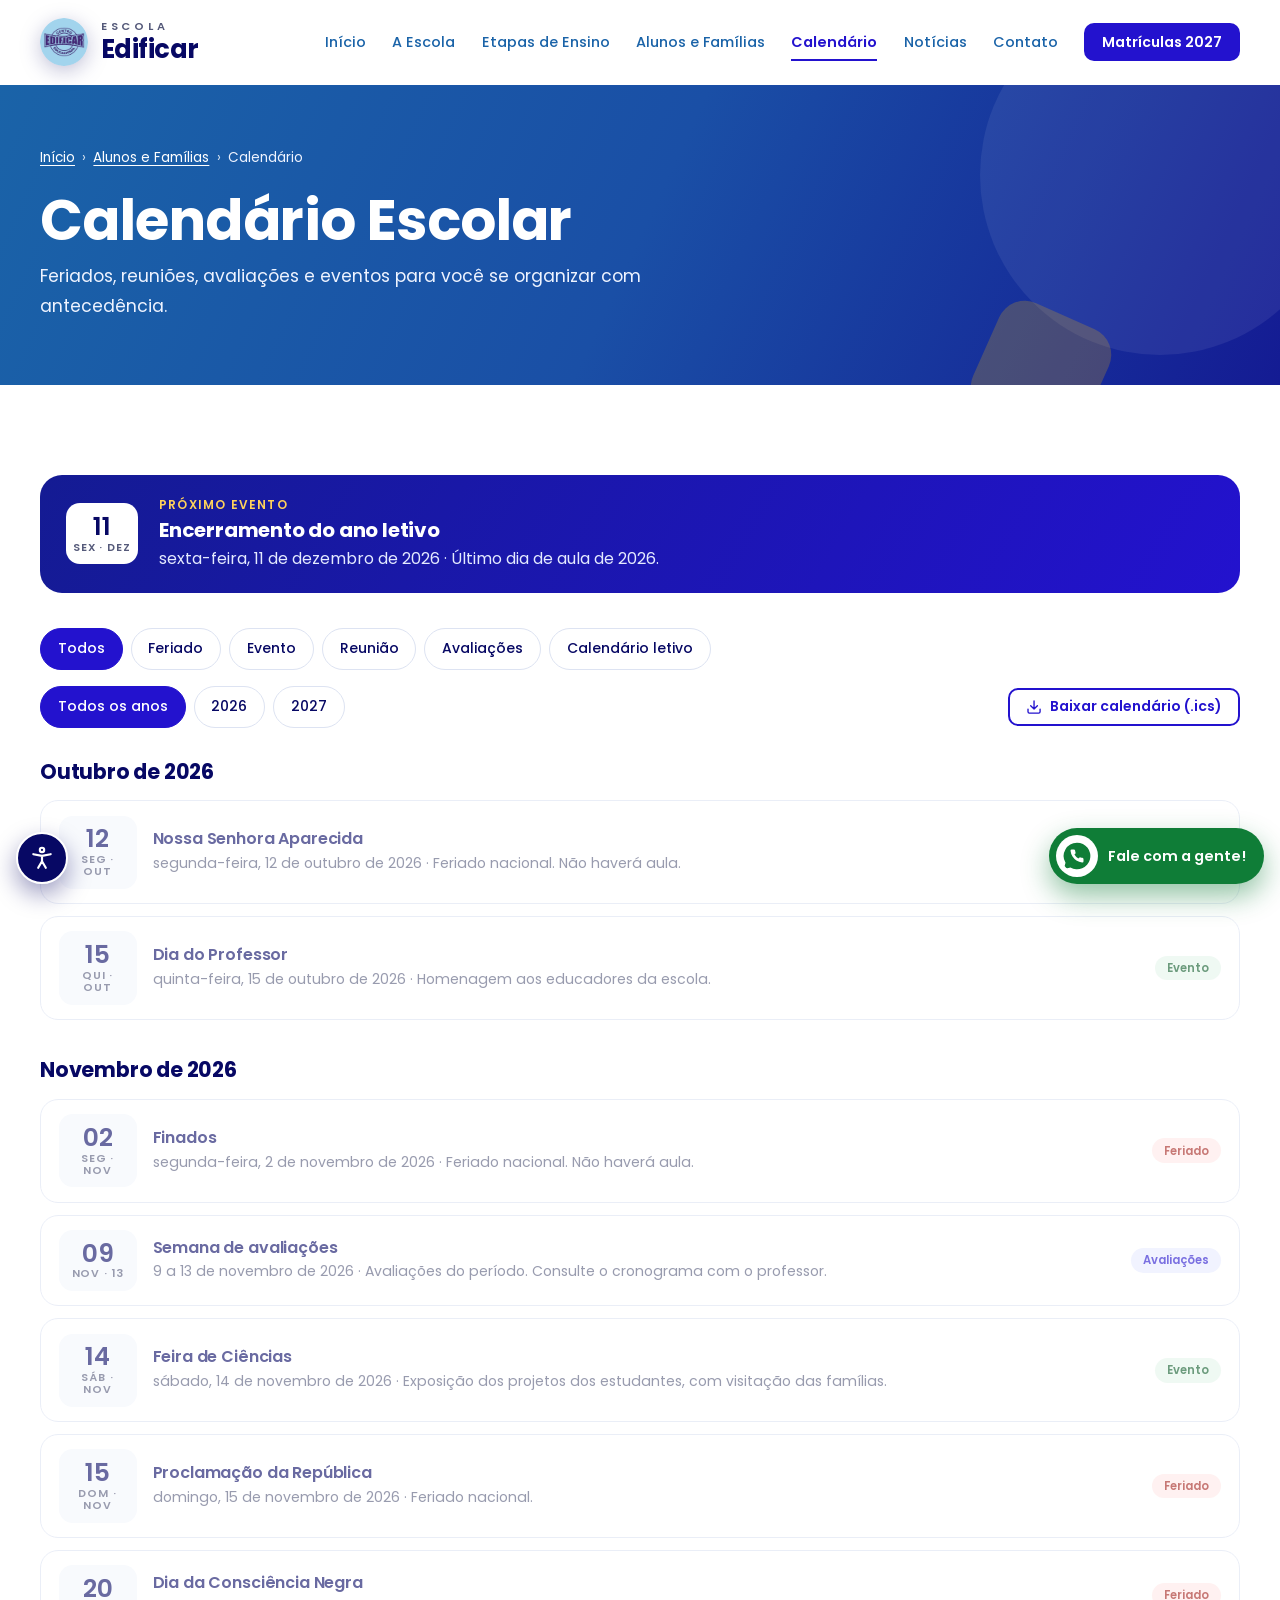
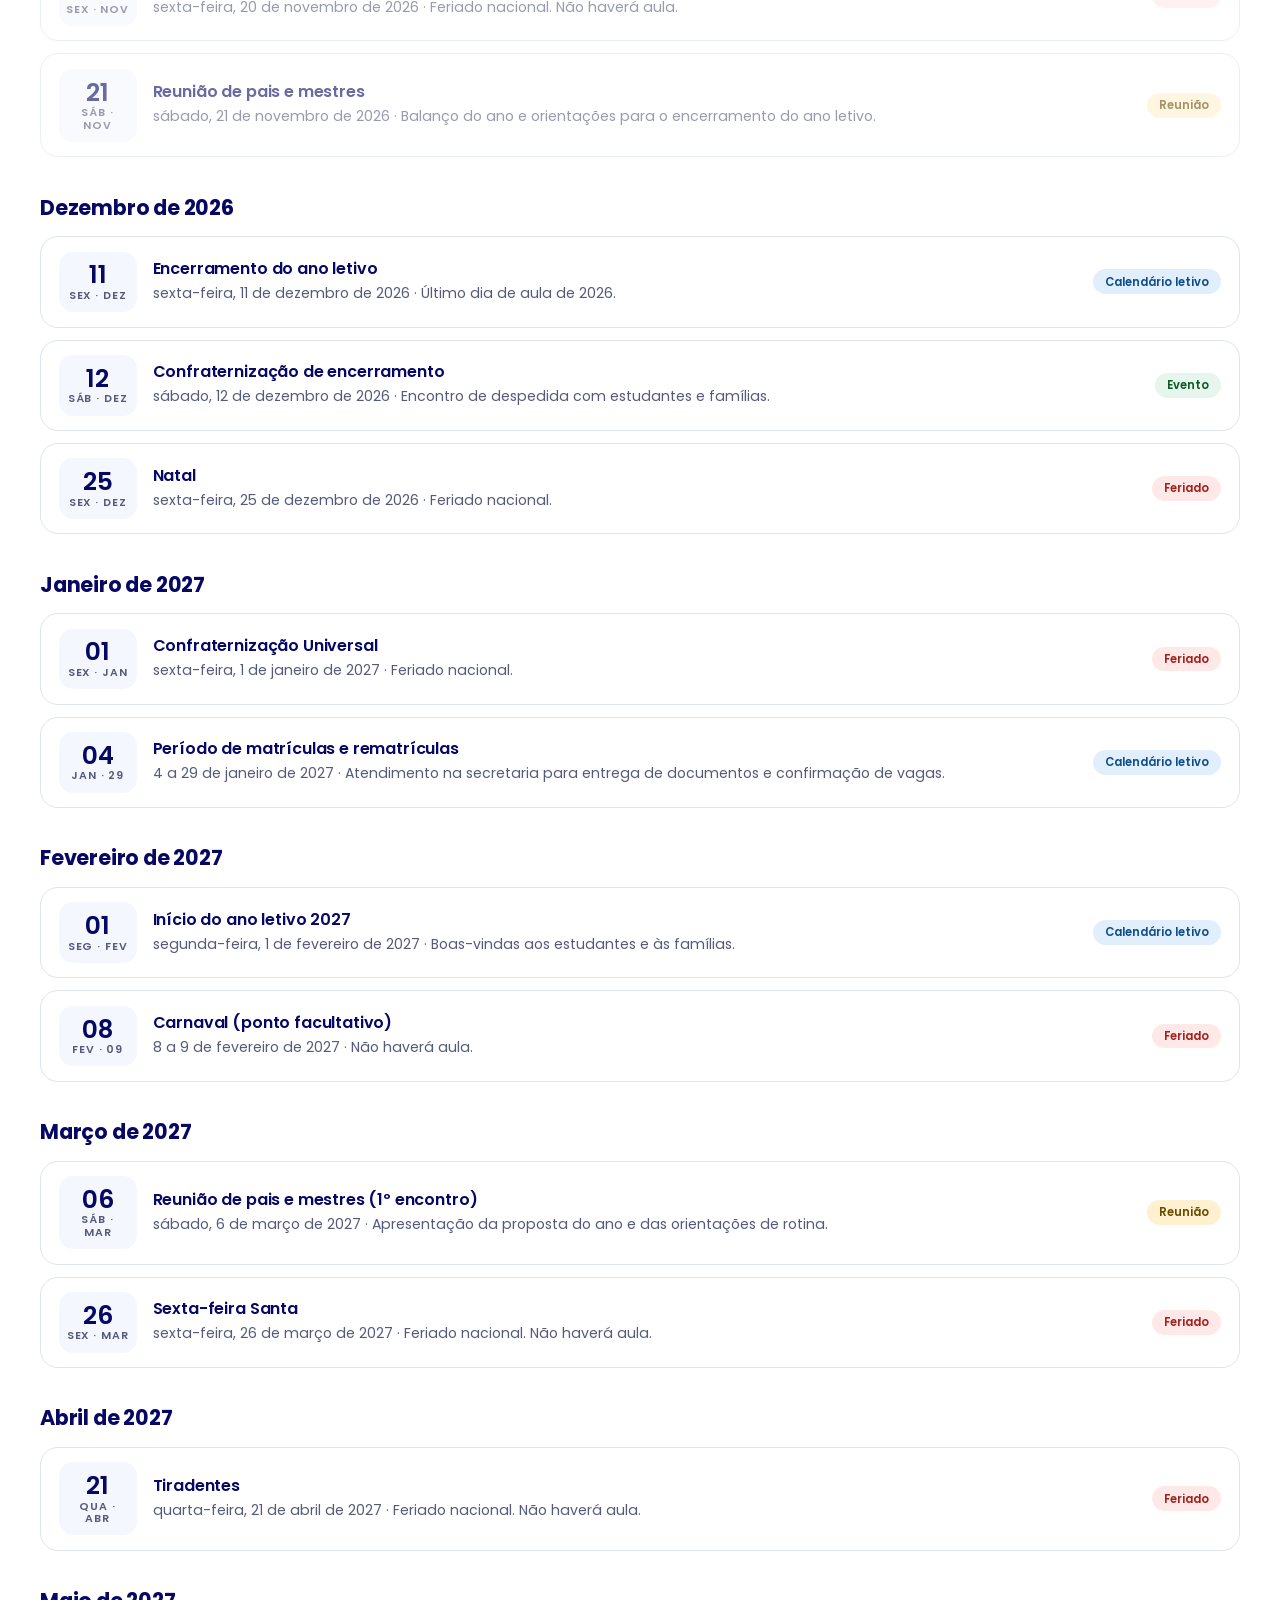
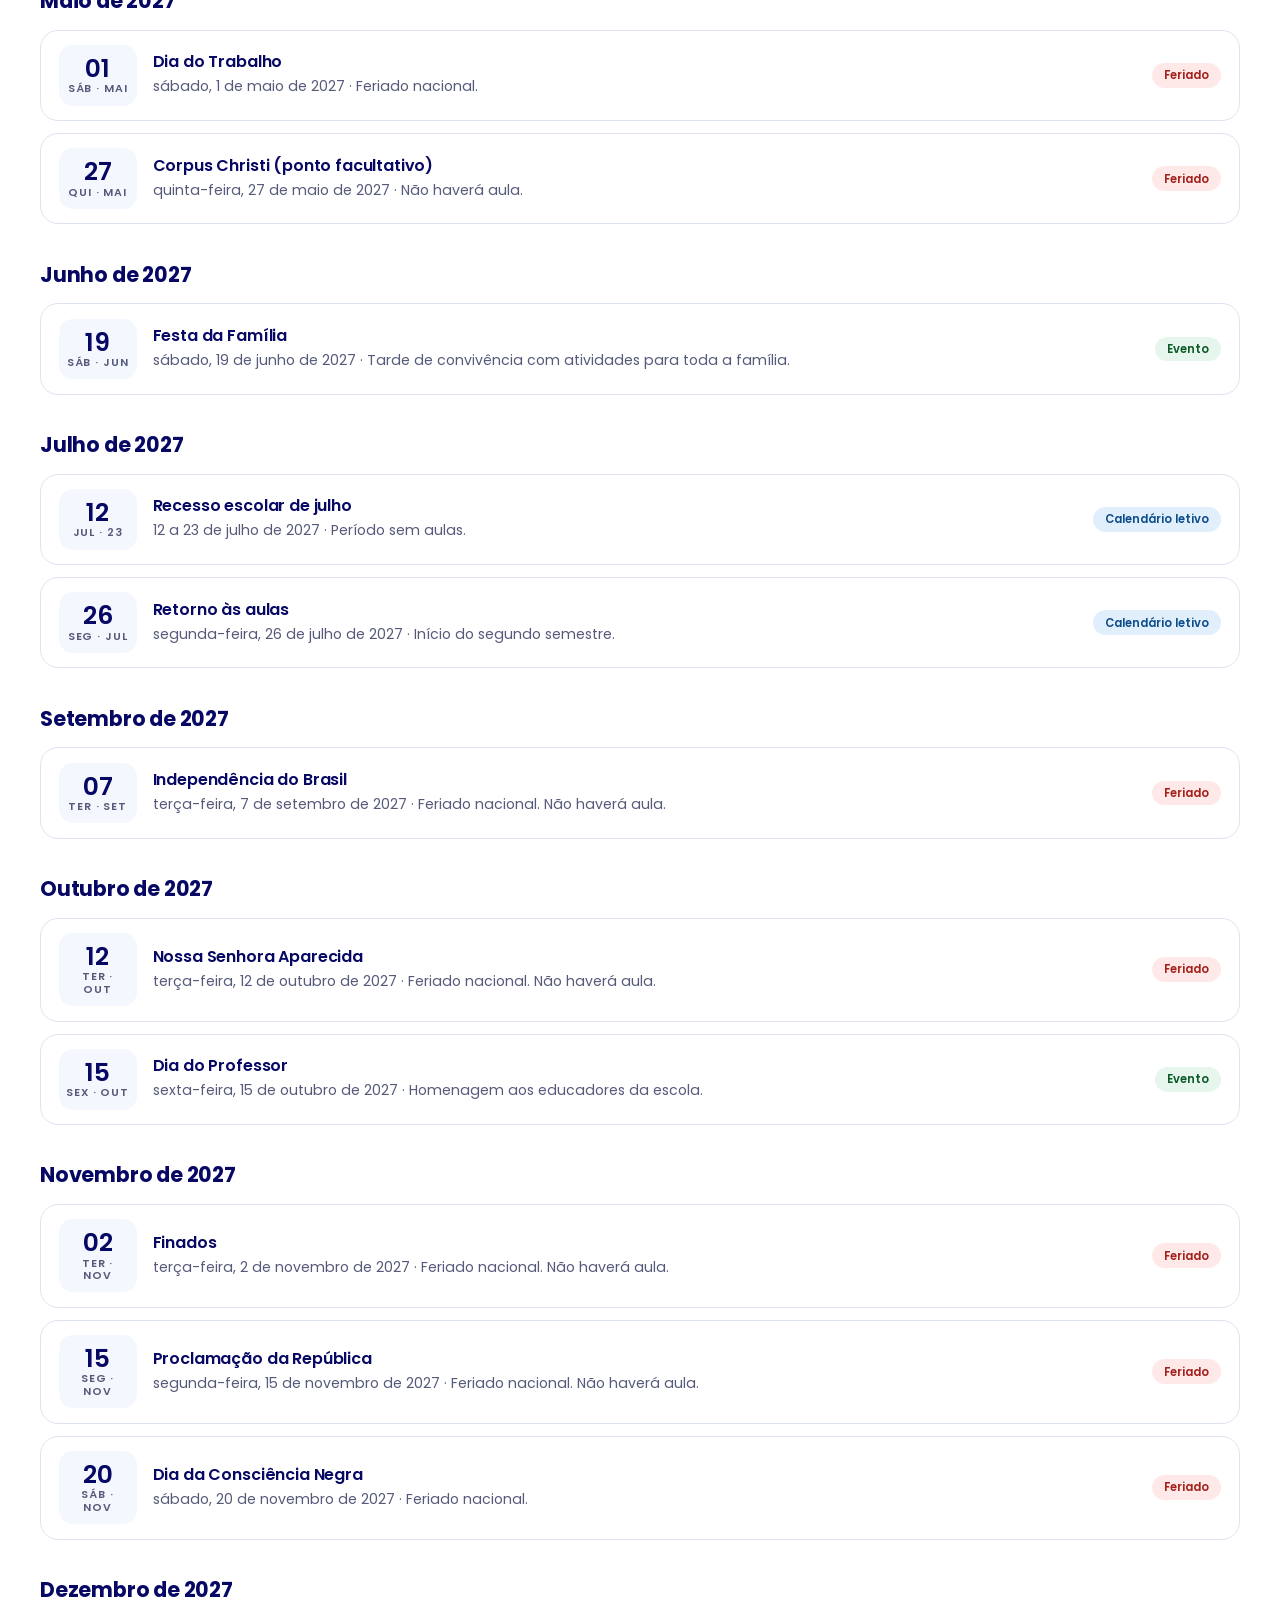
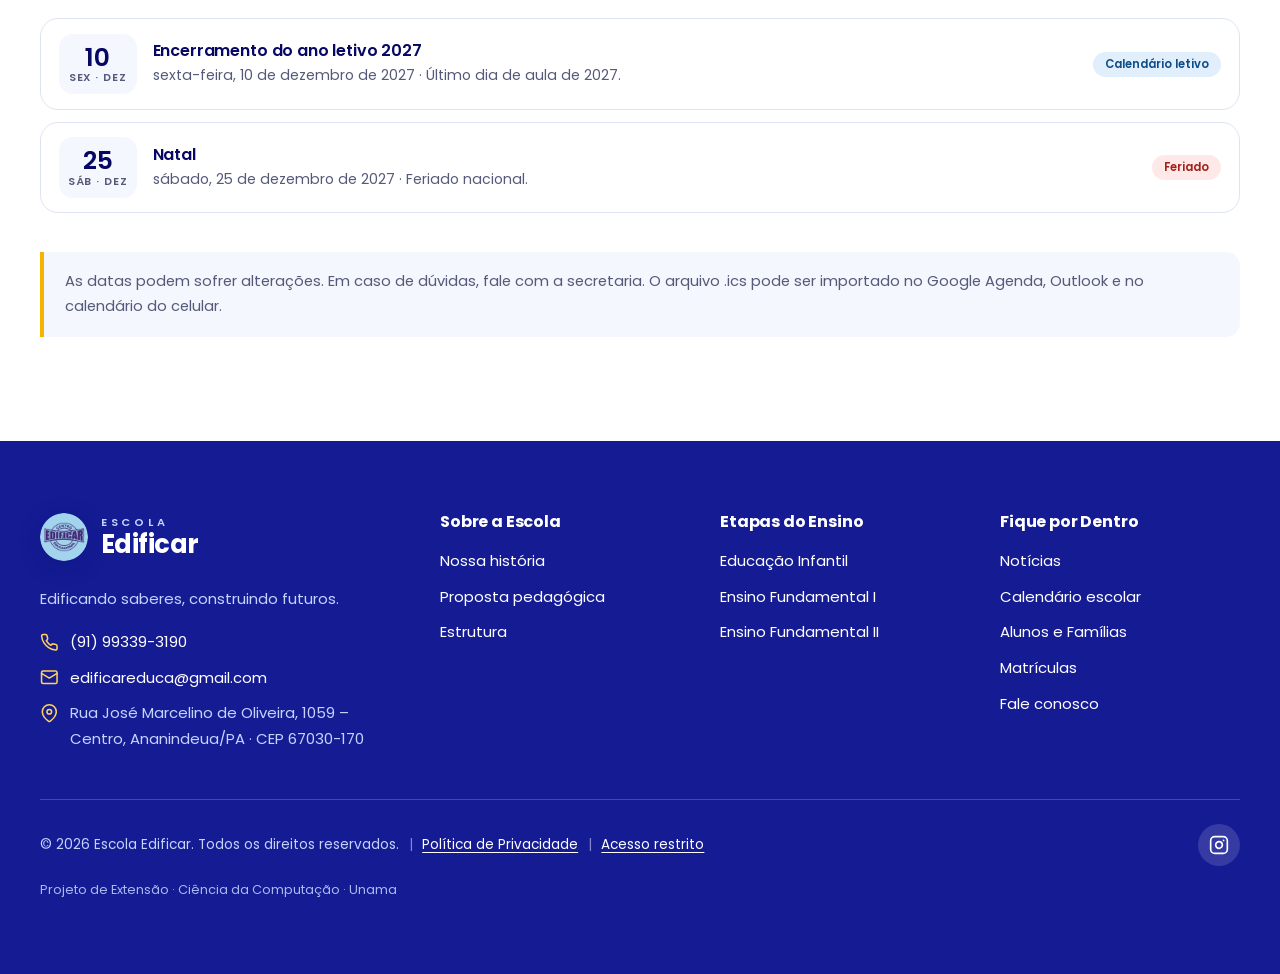
<file: Siteescola/calendario.html>
<!DOCTYPE html>
<html lang="pt-BR">
<head>
  <meta charset="utf-8">
  <meta name="viewport" content="width=device-width, initial-scale=1">
  <title>Calendário Escolar | Escola Edificar</title>
  <meta name="description" content="Calendário escolar da Escola Edificar: feriados, reuniões de pais e mestres, avaliações e eventos. Baixe o calendário para o seu celular.">
  <meta name="theme-color" content="#141b93">
  <link rel="icon" href="assets/img/favicon.png" type="image/png">
  <link rel="stylesheet" href="assets/css/base.css">
  <link rel="stylesheet" href="assets/css/components.css">
  <link rel="stylesheet" href="assets/css/pages.css">
  <script src="assets/js/site-config.js"></script>
  <script src="assets/js/sprite.js"></script>
  <script src="assets/js/data.js"></script>
  <script src="assets/js/calendar-cloud.js"></script>
  <script defer src="assets/js/main.js"></script>
</head>
<body data-page="calendario">
  <a class="skip-link" href="#conteudo">Pular para o conteúdo</a>
  <noscript><nav class="noscript-nav" aria-label="Menu principal"><a href="index.html">Início</a> <a href="sobre.html">A Escola</a> <a href="etapas.html">Etapas de Ensino</a> <a href="familias.html">Alunos e Famílias</a> <a href="calendario.html">Calendário</a> <a href="noticias.html">Notícias</a> <a href="matriculas.html">Matrículas</a> <a href="contato.html">Contato</a></nav></noscript>
  <script src="assets/js/layout.js" data-part="header"></script>

  <main id="conteudo" tabindex="-1">
    <section class="page-hero">
      <div class="container">
        <nav class="breadcrumb" aria-label="Você está em"><ol><li><a href="index.html">Início</a></li><li><a href="familias.html">Alunos e Famílias</a></li><li><span aria-current="page">Calendário</span></li></ol></nav>
        <h1>Calendário Escolar</h1>
        <p>Feriados, reuniões, avaliações e eventos para você se organizar com antecedência.</p>
      </div>
    </section>

    <div class="section" data-calendar>
      <div class="container">
        <div class="cal-next" data-calendar-next hidden></div>

        <div class="cal-toolbar">
          <div class="cal-toolbar__row">
            <div class="chips" data-calendar-types role="group" aria-label="Filtrar por tipo de evento"></div>
          </div>
          <div class="cal-toolbar__row">
            <div class="chips" data-calendar-years role="group" aria-label="Filtrar por ano"></div>
            <button class="btn btn--outline btn--sm" type="button" data-calendar-ics><svg class="icon" aria-hidden="true" focusable="false"><use href="#i-download"/></svg>Baixar calendário (.ics)</button>
          </div>
        </div>

        <p class="sr-only" role="status" aria-live="polite" data-calendar-status></p>
        <div data-calendar-list></div>

        <p class="cal-note">As datas podem sofrer alterações. Em caso de dúvidas, fale com a secretaria. O arquivo .ics pode ser importado no Google Agenda, Outlook e no calendário do celular.</p>
      </div>
    </div>
  </main>

  <script src="assets/js/layout.js" data-part="footer"></script>
</body>
</html>
</file>
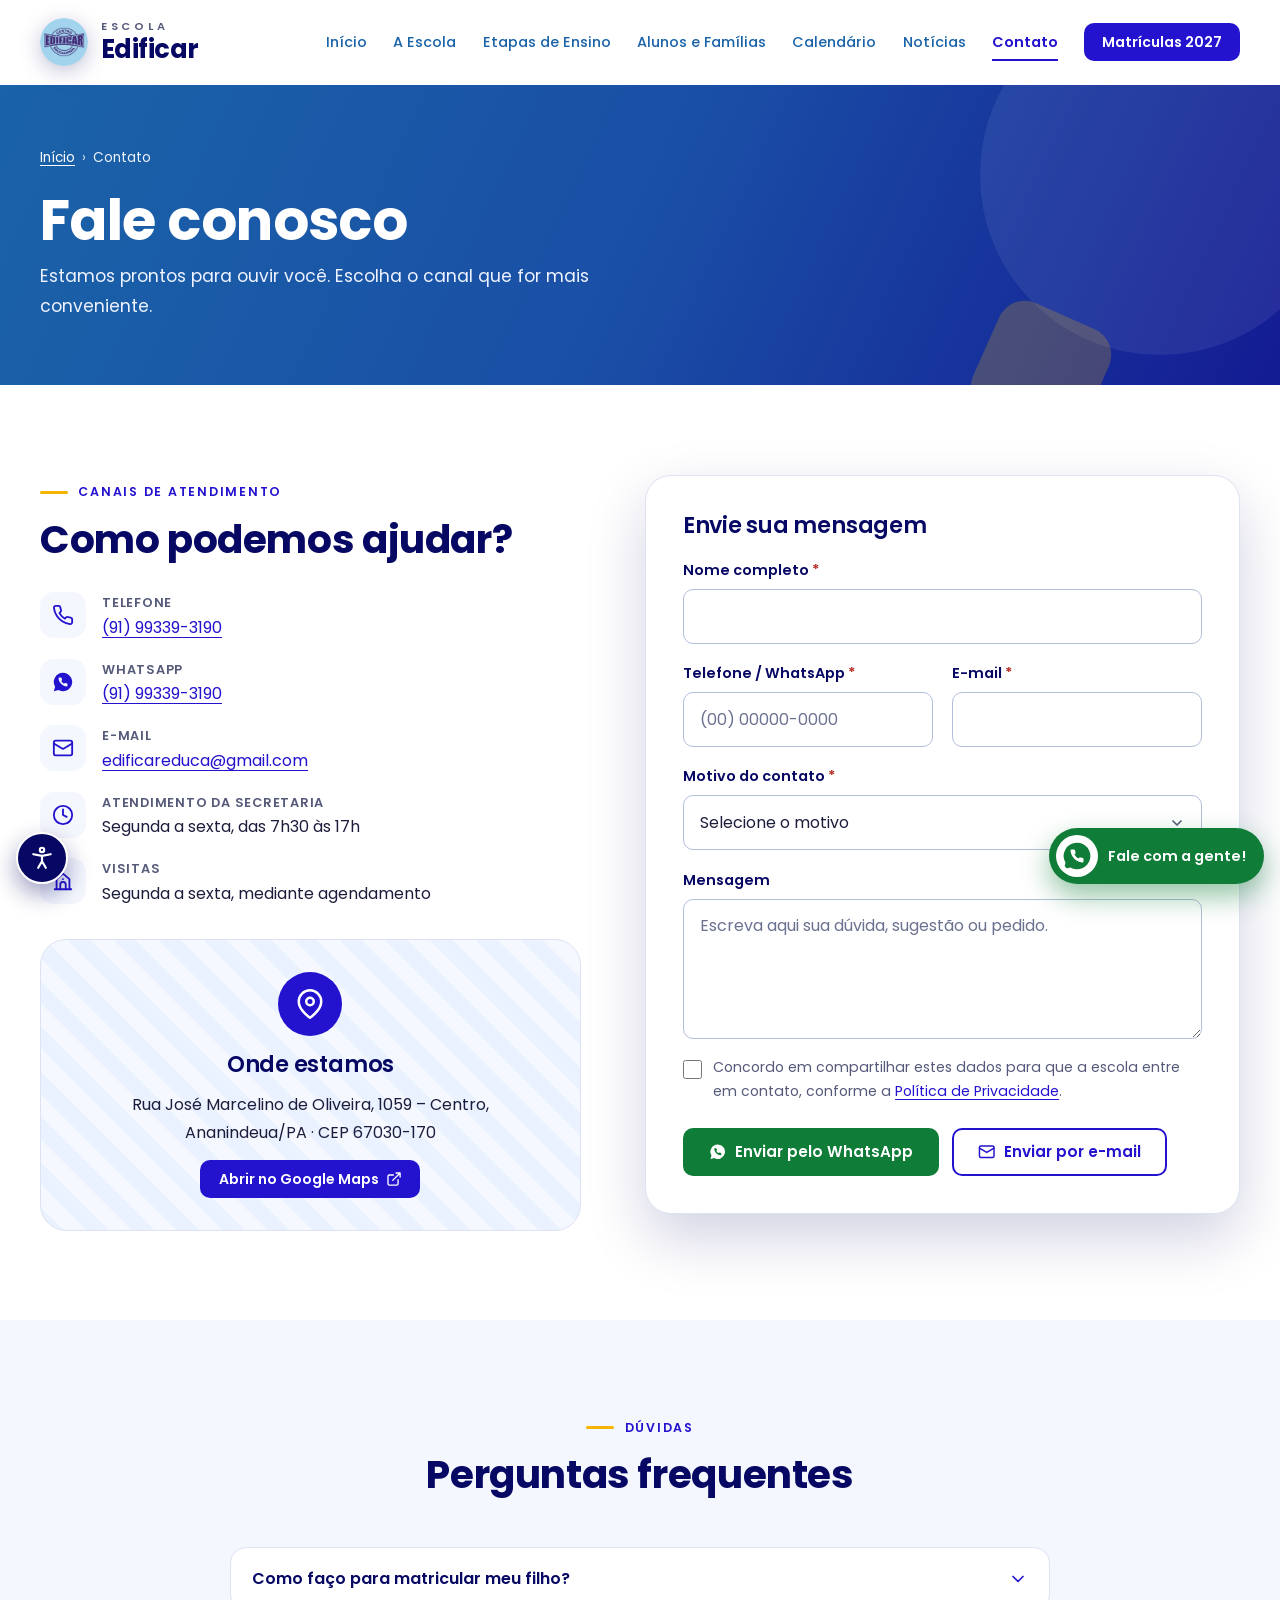
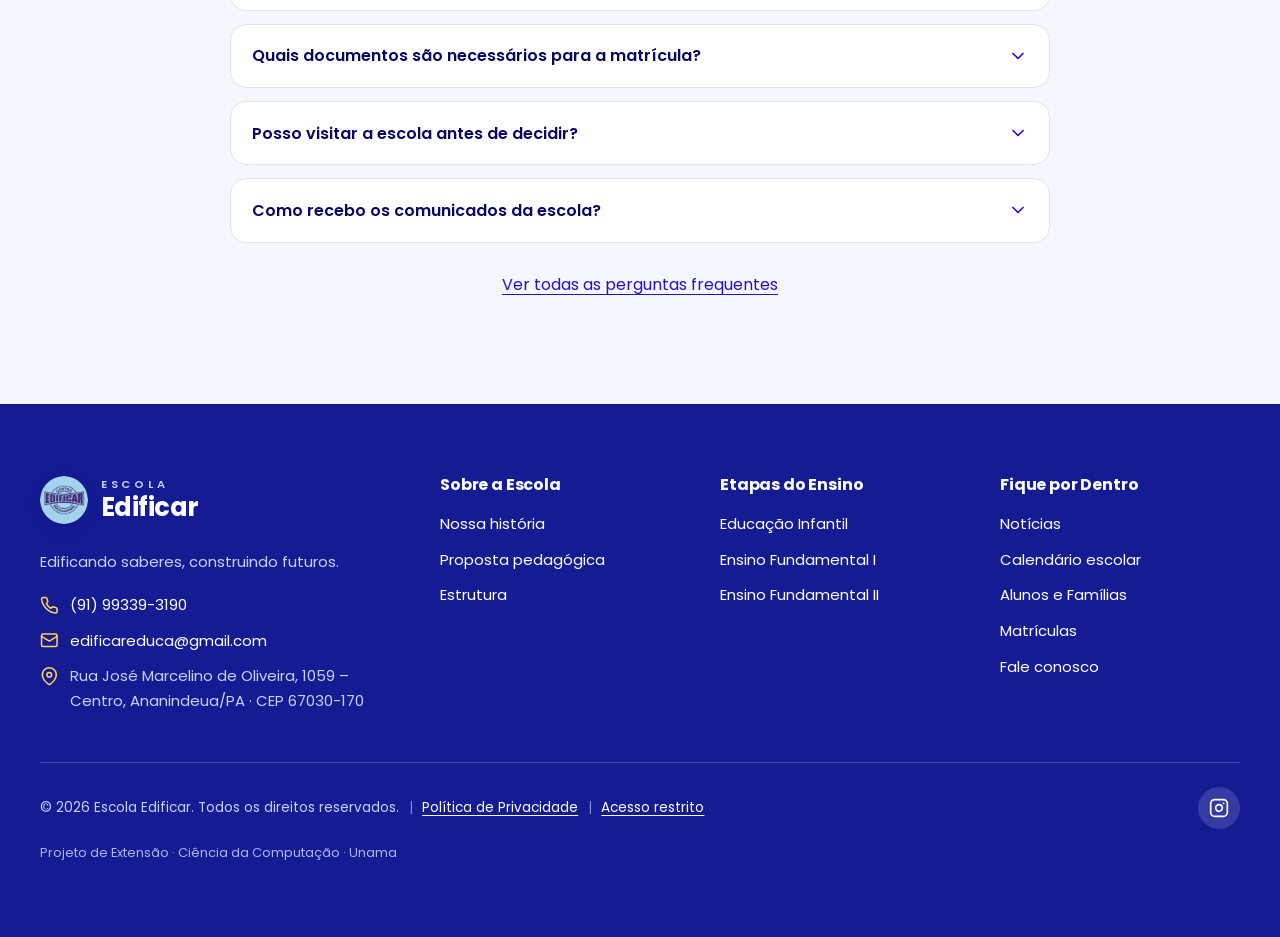
<file: Siteescola/contato.html>
<!DOCTYPE html>
<html lang="pt-BR">
<head>
  <meta charset="utf-8">
  <meta name="viewport" content="width=device-width, initial-scale=1">
  <title>Fale conosco | Escola Edificar</title>
  <meta name="description" content="Entre em contato com a Escola Edificar: telefone, WhatsApp, e-mail, endereço e formulário para dúvidas, visitas e matrículas.">
  <meta name="theme-color" content="#141b93">
  <link rel="icon" href="assets/img/favicon.png" type="image/png">
  <link rel="stylesheet" href="assets/css/base.css">
  <link rel="stylesheet" href="assets/css/components.css">
  <link rel="stylesheet" href="assets/css/pages.css">
  <script src="assets/js/site-config.js"></script>
  <script src="assets/js/sprite.js"></script>
  <script src="assets/js/data.js"></script>
  <script defer src="assets/js/main.js"></script>
</head>
<body data-page="contato">
  <a class="skip-link" href="#conteudo">Pular para o conteúdo</a>
  <noscript><nav class="noscript-nav" aria-label="Menu principal"><a href="index.html">Início</a> <a href="sobre.html">A Escola</a> <a href="etapas.html">Etapas de Ensino</a> <a href="familias.html">Alunos e Famílias</a> <a href="calendario.html">Calendário</a> <a href="noticias.html">Notícias</a> <a href="matriculas.html">Matrículas</a> <a href="contato.html">Contato</a></nav></noscript>
  <script src="assets/js/layout.js" data-part="header"></script>

  <main id="conteudo" tabindex="-1">
    <section class="page-hero">
      <div class="container">
        <nav class="breadcrumb" aria-label="Você está em"><ol><li><a href="index.html">Início</a></li><li><span aria-current="page">Contato</span></li></ol></nav>
        <h1>Fale conosco</h1>
        <p>Estamos prontos para ouvir você. Escolha o canal que for mais conveniente.</p>
      </div>
    </section>

    <section class="section" aria-labelledby="canais-titulo">
      <div class="container contact__grid">
        <div class="reveal">
          <p class="eyebrow">Canais de atendimento</p>
          <h2 id="canais-titulo">Como podemos ajudar?</h2>
          <ul class="contact-list contact-list--light">
            <li><span class="icon-badge"><svg class="icon" aria-hidden="true" focusable="false"><use href="#i-phone"/></svg></span><div><strong>Telefone</strong><a href="tel:+5591993393190" data-href="tel" data-site="phone">(91) 99339-3190</a></div></li>
            <li><span class="icon-badge"><svg class="icon" aria-hidden="true" focusable="false"><use href="#i-whatsapp"/></svg></span><div><strong>WhatsApp</strong><a href="https://wa.me/5591993393190" data-href="wa" data-site="whatsapp" target="_blank" rel="noopener noreferrer">(91) 99339-3190</a></div></li>
            <li><span class="icon-badge"><svg class="icon" aria-hidden="true" focusable="false"><use href="#i-mail"/></svg></span><div><strong>E-mail</strong><a href="mailto:edificareduca@gmail.com" data-href="mail" data-site="email">edificareduca@gmail.com</a></div></li>
            <li><span class="icon-badge"><svg class="icon" aria-hidden="true" focusable="false"><use href="#i-clock"/></svg></span><div><strong>Atendimento da secretaria</strong><span data-site="hours-secretaria">Segunda a sexta, das 7h30 às 17h</span></div></li>
            <li><span class="icon-badge"><svg class="icon" aria-hidden="true" focusable="false"><use href="#i-building"/></svg></span><div><strong>Visitas</strong><span data-site="hours-visitas">Segunda a sexta, mediante agendamento</span></div></li>
          </ul>

          <div class="map-card" style="margin-top:2rem">
            <span class="icon-big"><svg class="icon" aria-hidden="true" focusable="false"><use href="#i-pin"/></svg></span>
            <h3 style="margin:0">Onde estamos</h3>
            <p data-site="address">Rua José Marcelino de Oliveira, 1059 – Centro, Ananindeua/PA · CEP 67030-170</p>
            <a class="btn btn--primary btn--sm" href="https://www.google.com/maps" data-href="maps" target="_blank" rel="noopener noreferrer">Abrir no Google Maps <svg class="icon" aria-hidden="true" focusable="false"><use href="#i-external"/></svg></a>
          </div>
        </div>

        <form class="form-card reveal" data-form data-intro="Olá! Vim pelo site da Escola Edificar e gostaria de falar com a secretaria." data-subject="Contato pelo site – Escola Edificar" aria-labelledby="form-titulo" style="border:1px solid var(--c-border)">
          <h3 id="form-titulo">Envie sua mensagem</h3>
          <div class="form-grid">
            <div class="field field--full">
              <label for="c-nome">Nome completo <span class="req" aria-hidden="true">*</span></label>
              <input id="c-nome" name="nome" type="text" autocomplete="name" required aria-describedby="c-nome-erro">
              <span class="field__error" id="c-nome-erro"></span>
            </div>
            <div class="field">
              <label for="c-telefone">Telefone / WhatsApp <span class="req" aria-hidden="true">*</span></label>
              <input id="c-telefone" name="telefone" type="tel" autocomplete="tel" placeholder="(00) 00000-0000" required aria-describedby="c-telefone-erro">
              <span class="field__error" id="c-telefone-erro"></span>
            </div>
            <div class="field">
              <label for="c-email">E-mail <span class="req" aria-hidden="true">*</span></label>
              <input id="c-email" name="email" type="email" autocomplete="email" required aria-describedby="c-email-erro">
              <span class="field__error" id="c-email-erro"></span>
            </div>
            <div class="field field--full">
              <label for="c-motivo">Motivo do contato <span class="req" aria-hidden="true">*</span></label>
              <select id="c-motivo" name="motivo" required aria-describedby="c-motivo-erro">
                <option value="">Selecione o motivo</option>
                <option>Informações sobre a escola</option>
                <option>Matrículas</option>
                <option>Agendamento de visita</option>
                <option>Secretaria e documentos</option>
                <option>Financeiro</option>
                <option>Trabalhe conosco</option>
                <option>Outro assunto</option>
              </select>
              <span class="field__error" id="c-motivo-erro"></span>
            </div>
            <div class="field field--full">
              <label for="c-mensagem">Mensagem</label>
              <textarea id="c-mensagem" name="mensagem" placeholder="Escreva aqui sua dúvida, sugestão ou pedido."></textarea>
            </div>
            <div class="field field--full">
              <label class="check"><input type="checkbox" name="consentimento" required aria-describedby="c-consent-erro"><span>Concordo em compartilhar estes dados para que a escola entre em contato, conforme a <a href="privacidade.html">Política de Privacidade</a>.</span></label>
              <span class="field__error" id="c-consent-erro"></span>
            </div>
          </div>
          <div class="form-actions">
            <button class="btn btn--wa" type="button" data-channel="wa"><svg class="icon" aria-hidden="true" focusable="false"><use href="#i-whatsapp"/></svg>Enviar pelo WhatsApp</button>
            <button class="btn btn--outline" type="button" data-channel="mail"><svg class="icon" aria-hidden="true" focusable="false"><use href="#i-mail"/></svg>Enviar por e-mail</button>
          </div>
          <div class="form-status" hidden></div>
        </form>
      </div>
    </section>

    <section class="section section--tint" aria-labelledby="faq-titulo">
      <div class="container container--narrow">
        <div class="section__head">
          <p class="eyebrow">Dúvidas</p>
          <h2 id="faq-titulo">Perguntas frequentes</h2>
        </div>
        <div data-faq data-limit="4"></div>
        <p class="text-center" style="margin-top:1.8rem"><a href="familias.html#perguntas">Ver todas as perguntas frequentes</a></p>
      </div>
    </section>
  </main>

  <script src="assets/js/layout.js" data-part="footer"></script>
</body>
</html>
</file>
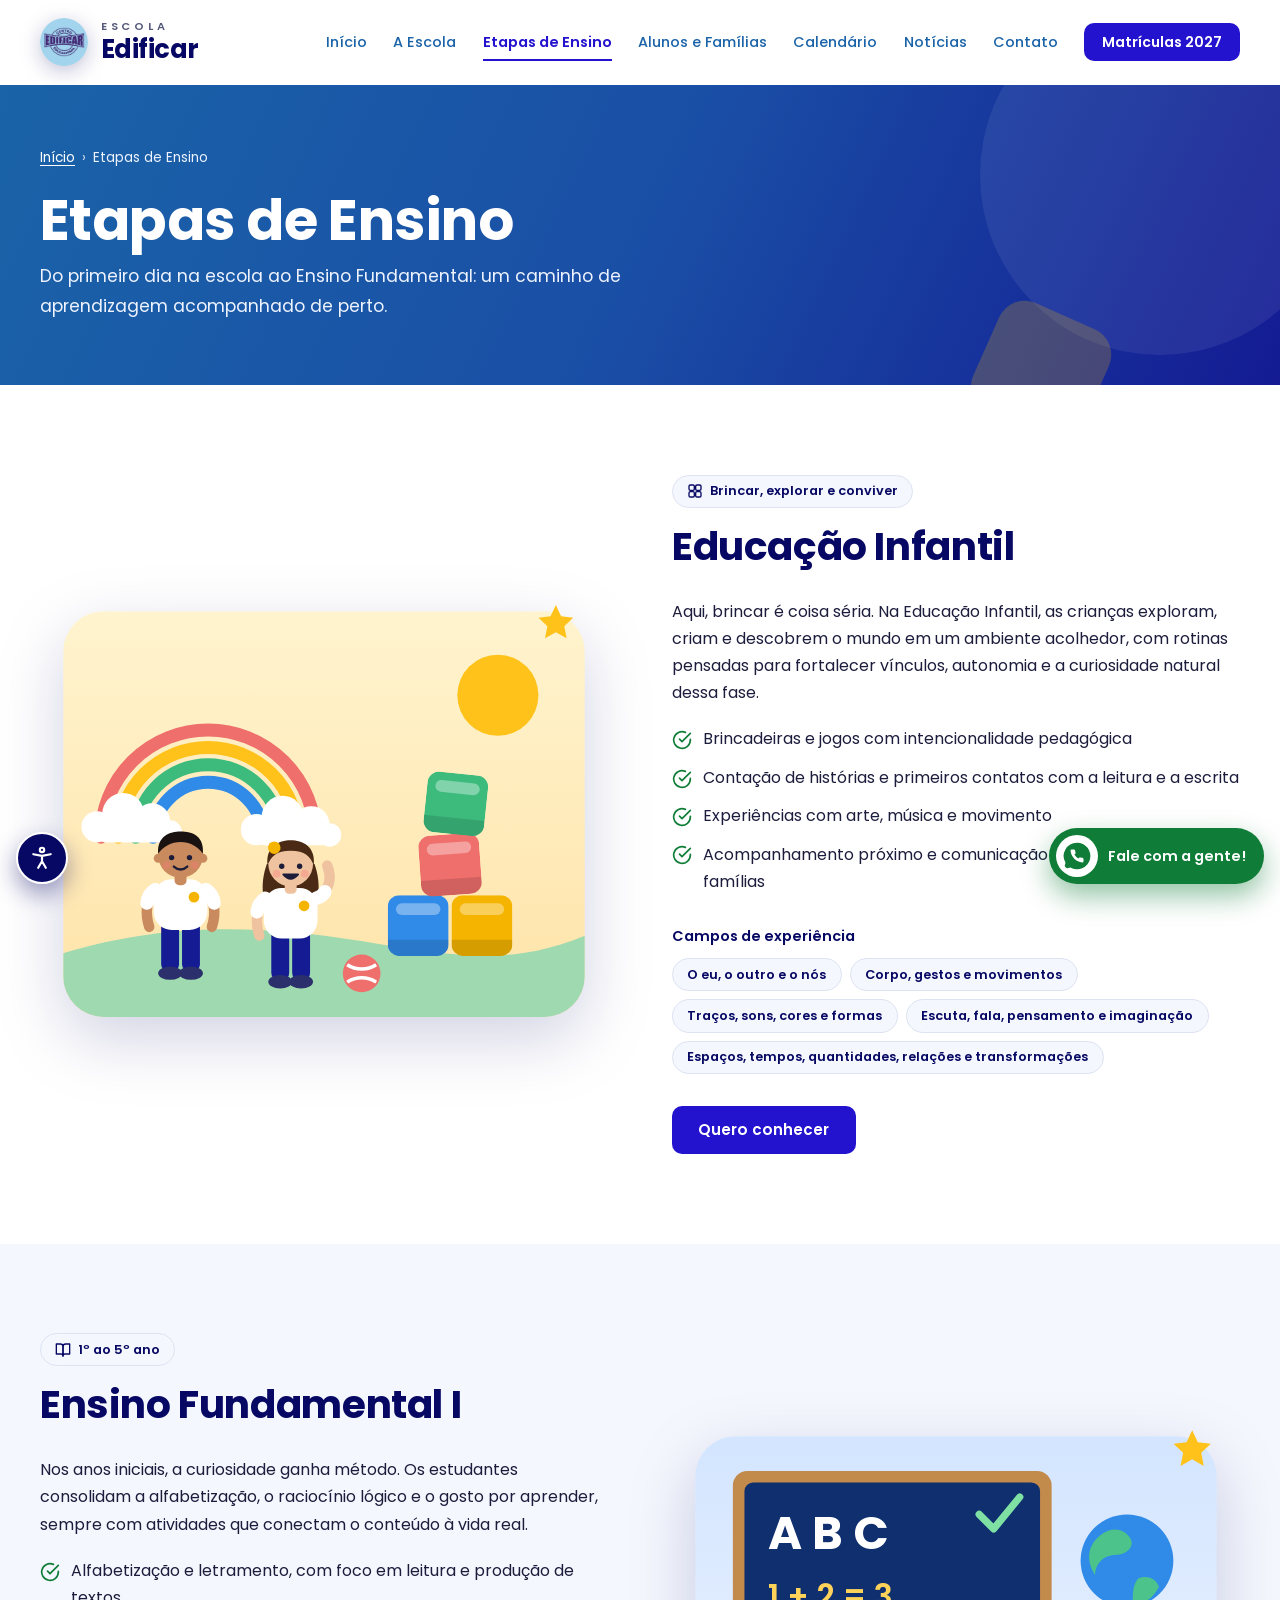
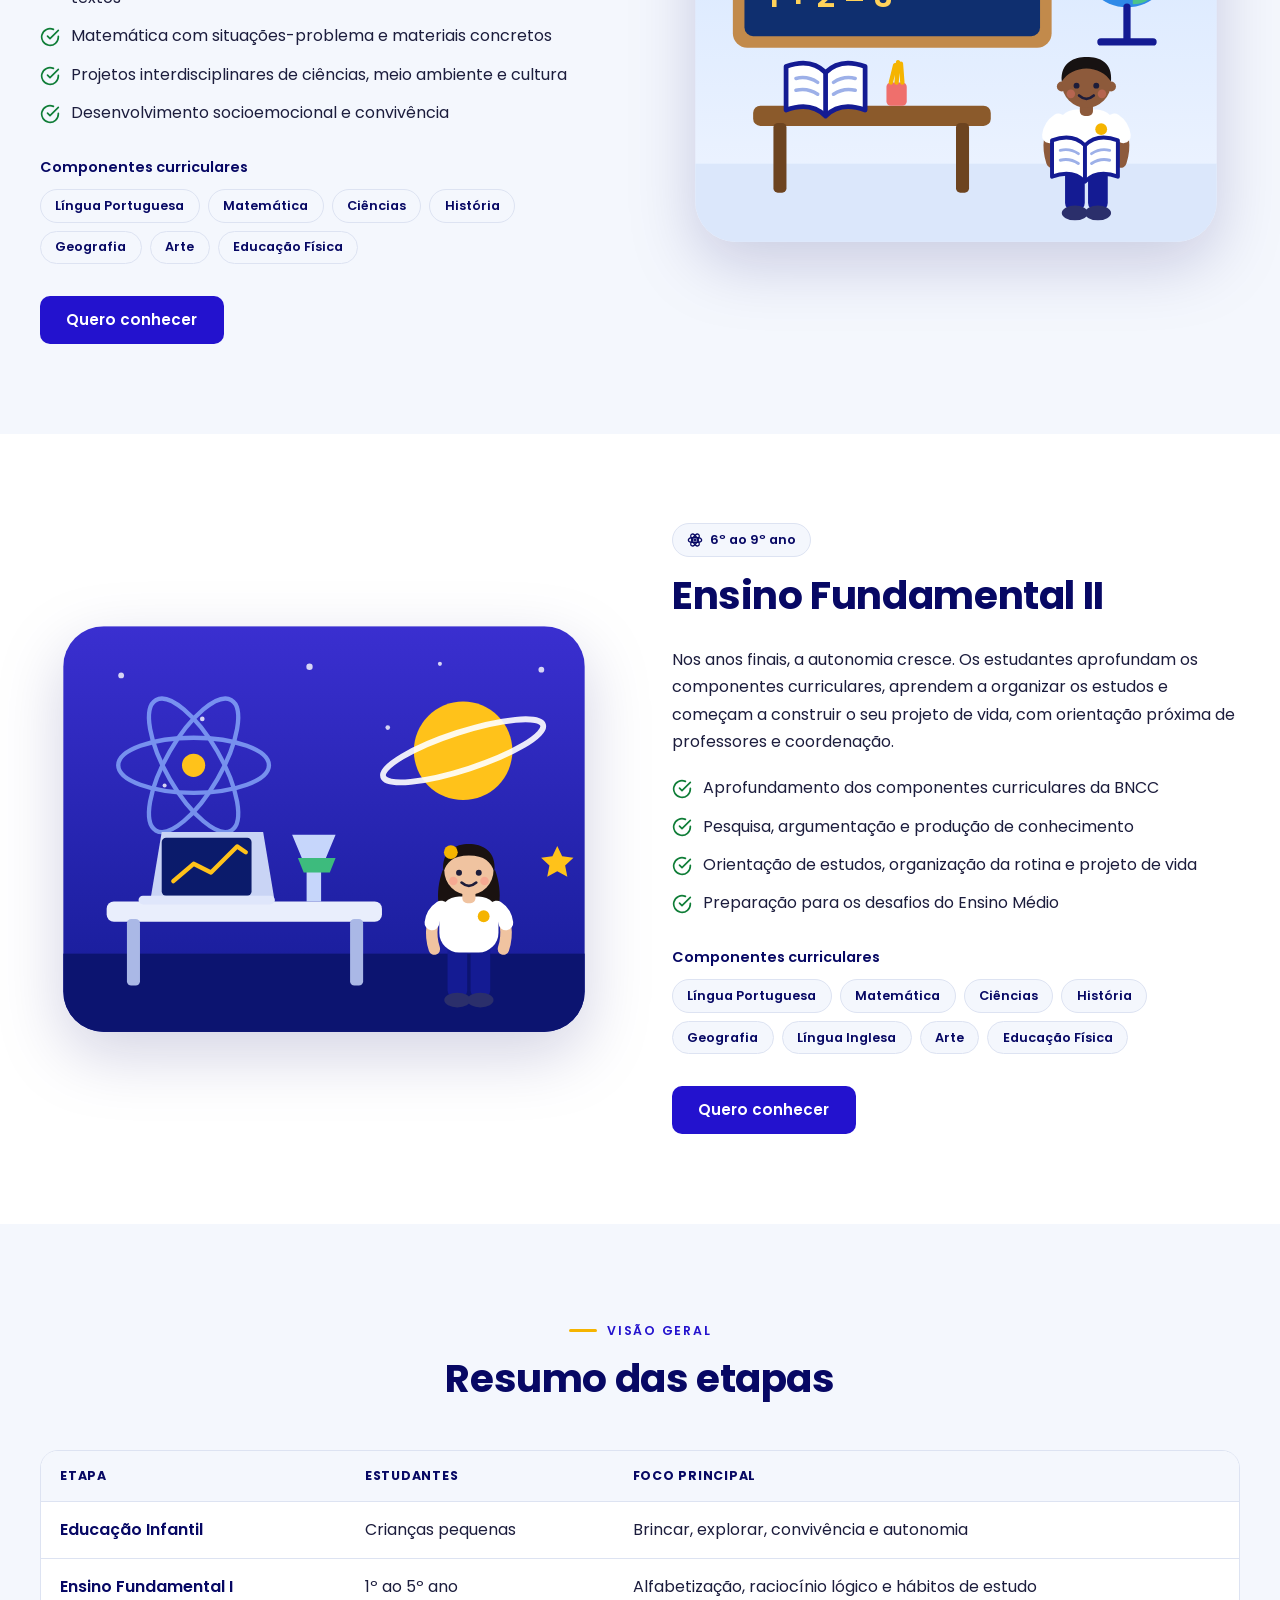
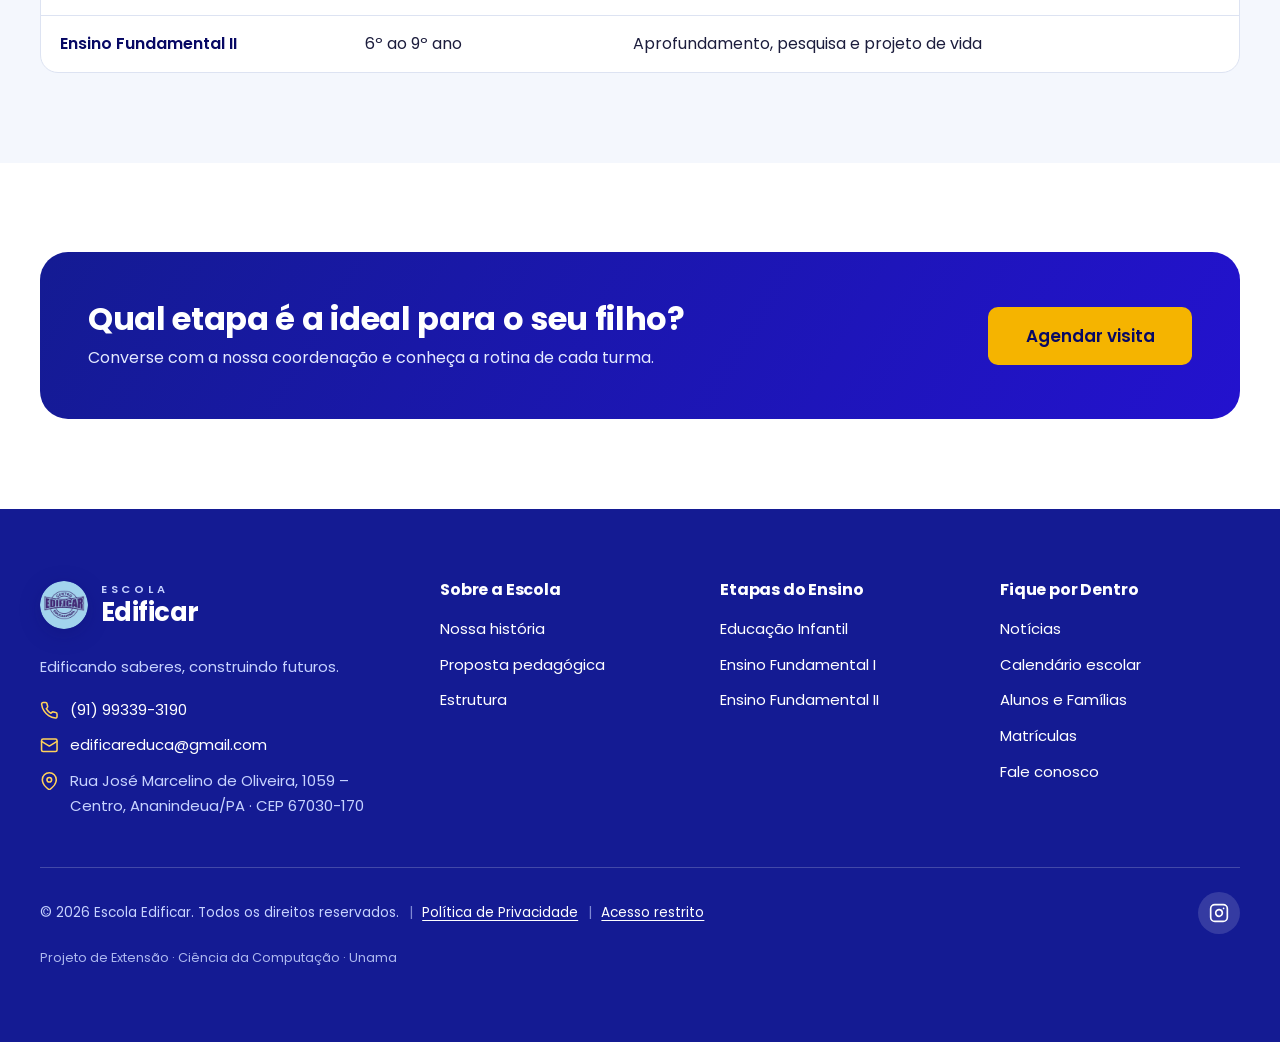
<file: Siteescola/etapas.html>
<!DOCTYPE html>
<html lang="pt-BR">
<head>
  <meta charset="utf-8">
  <meta name="viewport" content="width=device-width, initial-scale=1">
  <title>Etapas de Ensino | Escola Edificar</title>
  <meta name="description" content="Conheça as etapas de ensino da Escola Edificar: Educação Infantil, Ensino Fundamental I (1º ao 5º ano) e Ensino Fundamental II (6º ao 9º ano).">
  <meta name="theme-color" content="#141b93">
  <link rel="icon" href="assets/img/favicon.png" type="image/png">
  <link rel="stylesheet" href="assets/css/base.css">
  <link rel="stylesheet" href="assets/css/components.css">
  <link rel="stylesheet" href="assets/css/pages.css">
  <script src="assets/js/site-config.js"></script>
  <script src="assets/js/sprite.js"></script>
  <script src="assets/js/art.js"></script>
  <script defer src="assets/js/main.js"></script>
</head>
<body data-page="etapas">
  <a class="skip-link" href="#conteudo">Pular para o conteúdo</a>
  <noscript><nav class="noscript-nav" aria-label="Menu principal"><a href="index.html">Início</a> <a href="sobre.html">A Escola</a> <a href="etapas.html">Etapas de Ensino</a> <a href="familias.html">Alunos e Famílias</a> <a href="calendario.html">Calendário</a> <a href="noticias.html">Notícias</a> <a href="matriculas.html">Matrículas</a> <a href="contato.html">Contato</a></nav></noscript>
  <script src="assets/js/layout.js" data-part="header"></script>

  <main id="conteudo" tabindex="-1">
    <section class="page-hero">
      <div class="container">
        <nav class="breadcrumb" aria-label="Você está em"><ol><li><a href="index.html">Início</a></li><li><span aria-current="page">Etapas de Ensino</span></li></ol></nav>
        <h1>Etapas de Ensino</h1>
        <p>Do primeiro dia na escola ao Ensino Fundamental: um caminho de aprendizagem acompanhado de perto.</p>
      </div>
    </section>

    <section class="section" id="infantil" aria-labelledby="infantil-titulo">
      <div class="container">
        <div class="split">
          <div class="split__media reveal"><svg viewBox="0 0 392 312" role="img" aria-label="Ilustração de duas crianças brincando perto de um arco-íris e uma torre de blocos coloridos"><use href="#scene-infantil"/></svg></div>
          <div class="split__body reveal">
            <div class="stage__meta"><span class="pill"><svg class="icon" aria-hidden="true" focusable="false"><use href="#i-blocks"/></svg>Brincar, explorar e conviver</span></div>
            <h2 id="infantil-titulo">Educação Infantil</h2>
            <p>Aqui, brincar é coisa séria. Na Educação Infantil, as crianças exploram, criam e descobrem o mundo em um ambiente acolhedor, com rotinas pensadas para fortalecer vínculos, autonomia e a curiosidade natural dessa fase.</p>
            <ul class="ticks">
              <li><svg class="icon" aria-hidden="true" focusable="false"><use href="#i-check-circle"/></svg><span>Brincadeiras e jogos com intencionalidade pedagógica</span></li>
              <li><svg class="icon" aria-hidden="true" focusable="false"><use href="#i-check-circle"/></svg><span>Contação de histórias e primeiros contatos com a leitura e a escrita</span></li>
              <li><svg class="icon" aria-hidden="true" focusable="false"><use href="#i-check-circle"/></svg><span>Experiências com arte, música e movimento</span></li>
              <li><svg class="icon" aria-hidden="true" focusable="false"><use href="#i-check-circle"/></svg><span>Acompanhamento próximo e comunicação constante com as famílias</span></li>
            </ul>
            <p class="label" style="margin-bottom:.6rem">Campos de experiência</p>
            <div class="stage__meta">
              <span class="pill">O eu, o outro e o nós</span>
              <span class="pill">Corpo, gestos e movimentos</span>
              <span class="pill">Traços, sons, cores e formas</span>
              <span class="pill">Escuta, fala, pensamento e imaginação</span>
              <span class="pill">Espaços, tempos, quantidades, relações e transformações</span>
            </div>
            <a class="btn btn--primary" href="matriculas.html#visita" style="margin-top:1rem">Quero conhecer</a>
          </div>
        </div>
      </div>
    </section>

    <section class="section section--tint" id="fundamental-1" aria-labelledby="fund1-titulo">
      <div class="container">
        <div class="split">
          <div class="split__body reveal">
            <div class="stage__meta"><span class="pill"><svg class="icon" aria-hidden="true" focusable="false"><use href="#i-book"/></svg>1º ao 5º ano</span></div>
            <h2 id="fund1-titulo">Ensino Fundamental I</h2>
            <p>Nos anos iniciais, a curiosidade ganha método. Os estudantes consolidam a alfabetização, o raciocínio lógico e o gosto por aprender, sempre com atividades que conectam o conteúdo à vida real.</p>
            <ul class="ticks">
              <li><svg class="icon" aria-hidden="true" focusable="false"><use href="#i-check-circle"/></svg><span>Alfabetização e letramento, com foco em leitura e produção de textos</span></li>
              <li><svg class="icon" aria-hidden="true" focusable="false"><use href="#i-check-circle"/></svg><span>Matemática com situações-problema e materiais concretos</span></li>
              <li><svg class="icon" aria-hidden="true" focusable="false"><use href="#i-check-circle"/></svg><span>Projetos interdisciplinares de ciências, meio ambiente e cultura</span></li>
              <li><svg class="icon" aria-hidden="true" focusable="false"><use href="#i-check-circle"/></svg><span>Desenvolvimento socioemocional e convivência</span></li>
            </ul>
            <p class="label" style="margin-bottom:.6rem">Componentes curriculares</p>
            <div class="stage__meta">
              <span class="pill">Língua Portuguesa</span><span class="pill">Matemática</span><span class="pill">Ciências</span><span class="pill">História</span><span class="pill">Geografia</span><span class="pill">Arte</span><span class="pill">Educação Física</span>
            </div>
            <a class="btn btn--primary" href="matriculas.html#visita" style="margin-top:1rem">Quero conhecer</a>
          </div>
          <div class="split__media reveal"><svg viewBox="0 0 392 312" role="img" aria-label="Ilustração de um estudante lendo um livro em frente a uma lousa com letras e contas"><use href="#scene-fund1"/></svg></div>
        </div>
      </div>
    </section>

    <section class="section" id="fundamental-2" aria-labelledby="fund2-titulo">
      <div class="container">
        <div class="split">
          <div class="split__media reveal"><svg viewBox="0 0 392 312" role="img" aria-label="Ilustração de uma estudante em um laboratório com computador, átomo e planeta"><use href="#scene-fund2"/></svg></div>
          <div class="split__body reveal">
            <div class="stage__meta"><span class="pill"><svg class="icon" aria-hidden="true" focusable="false"><use href="#i-atom"/></svg>6º ao 9º ano</span></div>
            <h2 id="fund2-titulo">Ensino Fundamental II</h2>
            <p>Nos anos finais, a autonomia cresce. Os estudantes aprofundam os componentes curriculares, aprendem a organizar os estudos e começam a construir o seu projeto de vida, com orientação próxima de professores e coordenação.</p>
            <ul class="ticks">
              <li><svg class="icon" aria-hidden="true" focusable="false"><use href="#i-check-circle"/></svg><span>Aprofundamento dos componentes curriculares da BNCC</span></li>
              <li><svg class="icon" aria-hidden="true" focusable="false"><use href="#i-check-circle"/></svg><span>Pesquisa, argumentação e produção de conhecimento</span></li>
              <li><svg class="icon" aria-hidden="true" focusable="false"><use href="#i-check-circle"/></svg><span>Orientação de estudos, organização da rotina e projeto de vida</span></li>
              <li><svg class="icon" aria-hidden="true" focusable="false"><use href="#i-check-circle"/></svg><span>Preparação para os desafios do Ensino Médio</span></li>
            </ul>
            <p class="label" style="margin-bottom:.6rem">Componentes curriculares</p>
            <div class="stage__meta">
              <span class="pill">Língua Portuguesa</span><span class="pill">Matemática</span><span class="pill">Ciências</span><span class="pill">História</span><span class="pill">Geografia</span><span class="pill">Língua Inglesa</span><span class="pill">Arte</span><span class="pill">Educação Física</span>
            </div>
            <a class="btn btn--primary" href="matriculas.html#visita" style="margin-top:1rem">Quero conhecer</a>
          </div>
        </div>
      </div>
    </section>

    <section class="section section--tint" aria-labelledby="resumo-titulo">
      <div class="container">
        <div class="section__head">
          <p class="eyebrow">Visão geral</p>
          <h2 id="resumo-titulo">Resumo das etapas</h2>
        </div>
        <div class="table-wrap" tabindex="0" role="region" aria-label="Resumo das etapas de ensino (role para o lado para ver mais)">
          <table class="data">
            <caption class="sr-only">Resumo das etapas de ensino da escola</caption>
            <thead><tr><th scope="col">Etapa</th><th scope="col">Estudantes</th><th scope="col">Foco principal</th></tr></thead>
            <tbody>
              <tr><th scope="row">Educação Infantil</th><td>Crianças pequenas</td><td>Brincar, explorar, convivência e autonomia</td></tr>
              <tr><th scope="row">Ensino Fundamental I</th><td>1º ao 5º ano</td><td>Alfabetização, raciocínio lógico e hábitos de estudo</td></tr>
              <tr><th scope="row">Ensino Fundamental II</th><td>6º ao 9º ano</td><td>Aprofundamento, pesquisa e projeto de vida</td></tr>
            </tbody>
          </table>
        </div>
      </div>
    </section>

    <section class="section" aria-labelledby="cta-titulo">
      <div class="container">
        <div class="cta-box">
          <div>
            <h2 id="cta-titulo">Qual etapa é a ideal para o seu filho?</h2>
            <p>Converse com a nossa coordenação e conheça a rotina de cada turma.</p>
          </div>
          <a class="btn btn--gold btn--lg" href="matriculas.html#visita">Agendar visita</a>
        </div>
      </div>
    </section>
  </main>

  <script src="assets/js/layout.js" data-part="footer"></script>
</body>
</html>
</file>
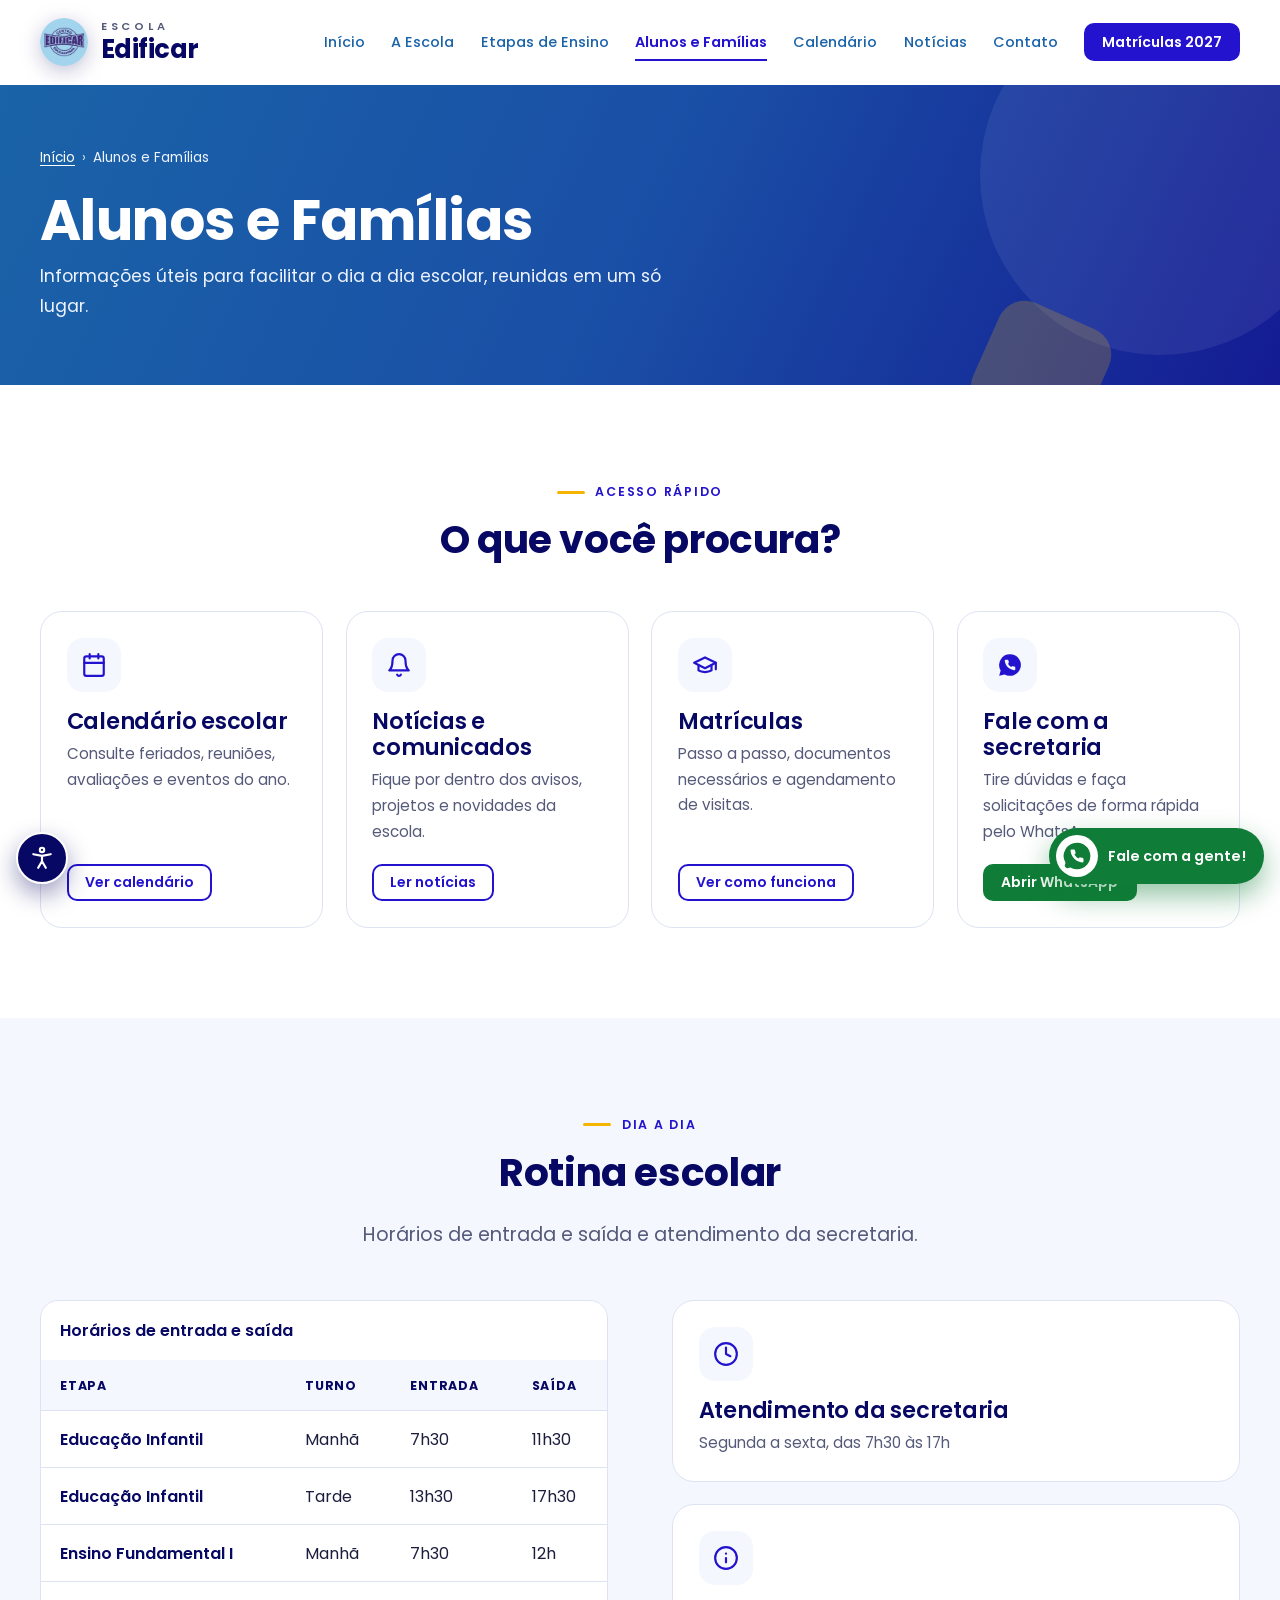
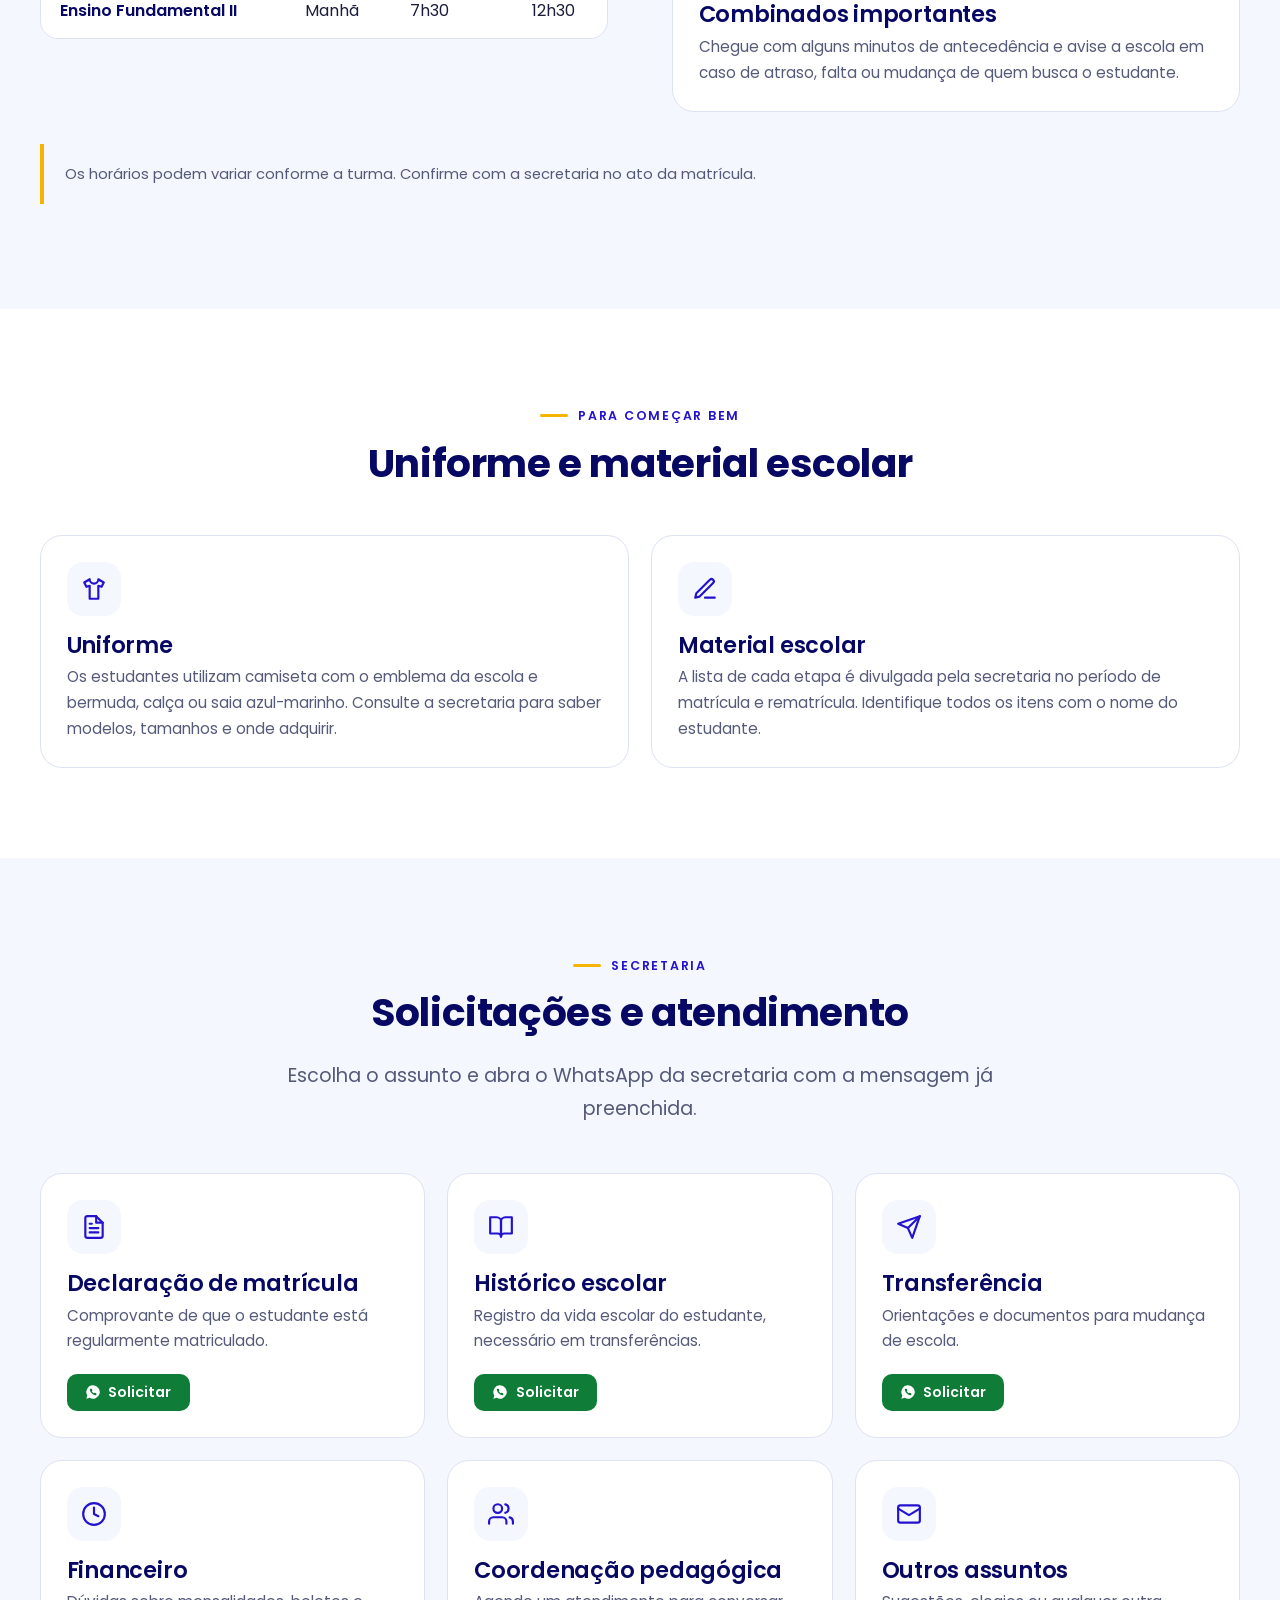
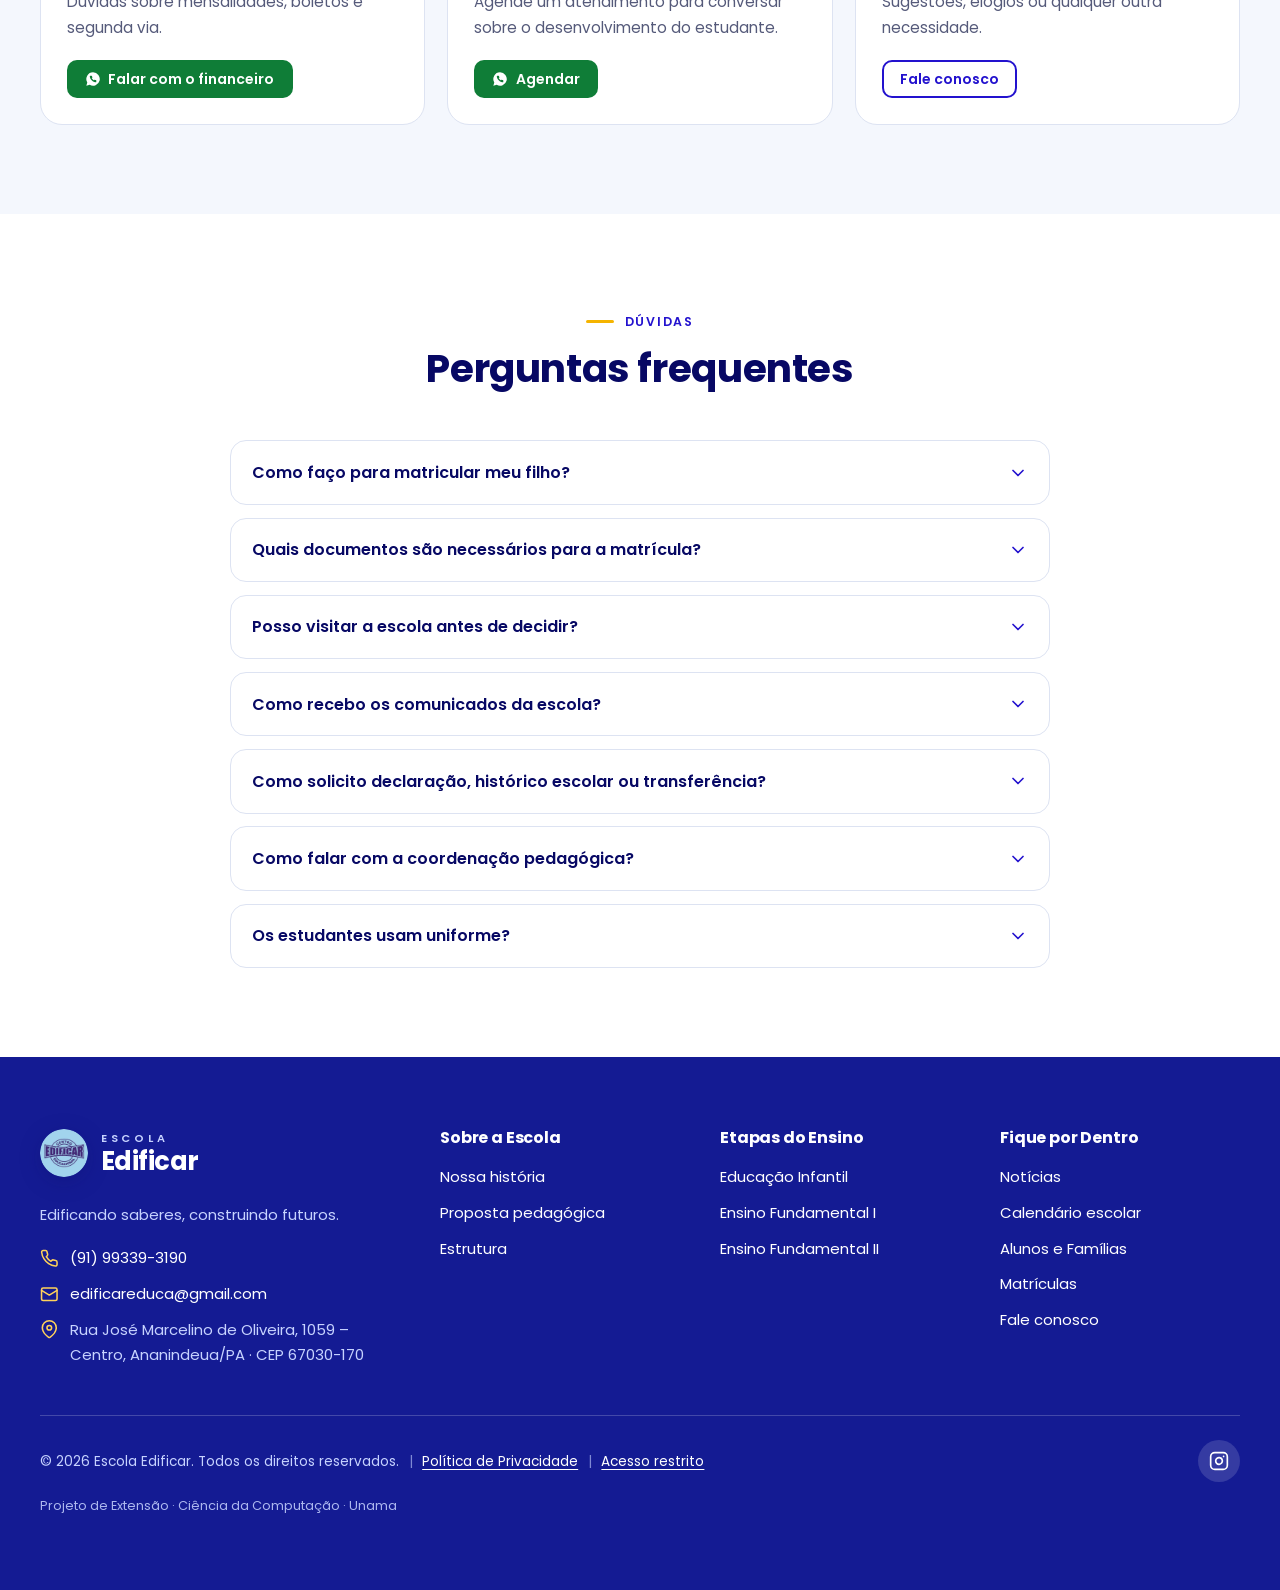
<file: Siteescola/familias.html>
<!DOCTYPE html>
<html lang="pt-BR">
<head>
  <meta charset="utf-8">
  <meta name="viewport" content="width=device-width, initial-scale=1">
  <title>Alunos e Famílias | Escola Edificar</title>
  <meta name="description" content="Informações úteis para alunos e responsáveis da Escola Edificar: calendário, rotina escolar, uniforme, solicitações na secretaria e perguntas frequentes.">
  <meta name="theme-color" content="#141b93">
  <link rel="icon" href="assets/img/favicon.png" type="image/png">
  <link rel="stylesheet" href="assets/css/base.css">
  <link rel="stylesheet" href="assets/css/components.css">
  <link rel="stylesheet" href="assets/css/pages.css">
  <script src="assets/js/site-config.js"></script>
  <script src="assets/js/sprite.js"></script>
  <script src="assets/js/data.js"></script>
  <script defer src="assets/js/main.js"></script>
</head>
<body data-page="familias">
  <a class="skip-link" href="#conteudo">Pular para o conteúdo</a>
  <noscript><nav class="noscript-nav" aria-label="Menu principal"><a href="index.html">Início</a> <a href="sobre.html">A Escola</a> <a href="etapas.html">Etapas de Ensino</a> <a href="familias.html">Alunos e Famílias</a> <a href="calendario.html">Calendário</a> <a href="noticias.html">Notícias</a> <a href="matriculas.html">Matrículas</a> <a href="contato.html">Contato</a></nav></noscript>
  <script src="assets/js/layout.js" data-part="header"></script>

  <main id="conteudo" tabindex="-1">
    <section class="page-hero">
      <div class="container">
        <nav class="breadcrumb" aria-label="Você está em"><ol><li><a href="index.html">Início</a></li><li><span aria-current="page">Alunos e Famílias</span></li></ol></nav>
        <h1>Alunos e Famílias</h1>
        <p>Informações úteis para facilitar o dia a dia escolar, reunidas em um só lugar.</p>
      </div>
    </section>

    <section class="section" aria-labelledby="acesso-titulo">
      <div class="container">
        <div class="section__head">
          <p class="eyebrow">Acesso rápido</p>
          <h2 id="acesso-titulo">O que você procura?</h2>
        </div>
        <ul class="info-grid info-grid--4">
          <li class="info-card reveal"><span class="info-card__icon"><svg class="icon" aria-hidden="true" focusable="false"><use href="#i-calendar"/></svg></span><h3>Calendário escolar</h3><p>Consulte feriados, reuniões, avaliações e eventos do ano.</p><a class="btn btn--outline btn--sm" href="calendario.html">Ver calendário</a></li>
          <li class="info-card reveal"><span class="info-card__icon"><svg class="icon" aria-hidden="true" focusable="false"><use href="#i-bell"/></svg></span><h3>Notícias e comunicados</h3><p>Fique por dentro dos avisos, projetos e novidades da escola.</p><a class="btn btn--outline btn--sm" href="noticias.html">Ler notícias</a></li>
          <li class="info-card reveal"><span class="info-card__icon"><svg class="icon" aria-hidden="true" focusable="false"><use href="#i-graduation"/></svg></span><h3>Matrículas</h3><p>Passo a passo, documentos necessários e agendamento de visitas.</p><a class="btn btn--outline btn--sm" href="matriculas.html">Ver como funciona</a></li>
          <li class="info-card reveal"><span class="info-card__icon"><svg class="icon" aria-hidden="true" focusable="false"><use href="#i-whatsapp"/></svg></span><h3>Fale com a secretaria</h3><p>Tire dúvidas e faça solicitações de forma rápida pelo WhatsApp.</p><a class="btn btn--wa btn--sm" href="https://wa.me/5591993393190" data-href="wa" data-wa-text="Olá! Gostaria de falar com a secretaria da Escola Edificar." target="_blank" rel="noopener noreferrer">Abrir WhatsApp</a></li>
        </ul>
      </div>
    </section>

    <section class="section section--tint" aria-labelledby="rotina-titulo">
      <div class="container">
        <div class="section__head">
          <p class="eyebrow">Dia a dia</p>
          <h2 id="rotina-titulo">Rotina escolar</h2>
          <p class="lead">Horários de entrada e saída e atendimento da secretaria.</p>
        </div>
        <div class="split" style="align-items:start">
          <div class="table-wrap reveal" tabindex="0" role="region" aria-label="Horários de entrada e saída (role para o lado para ver mais)">
            <table class="data">
              <caption>Horários de entrada e saída</caption>
              <thead><tr><th scope="col">Etapa</th><th scope="col">Turno</th><th scope="col">Entrada</th><th scope="col">Saída</th></tr></thead>
              <tbody>
                <tr><th scope="row">Educação Infantil</th><td>Manhã</td><td>7h30</td><td>11h30</td></tr>
                <tr><th scope="row">Educação Infantil</th><td>Tarde</td><td>13h30</td><td>17h30</td></tr>
                <tr><th scope="row">Ensino Fundamental I</th><td>Manhã</td><td>7h30</td><td>12h</td></tr>
                <tr><th scope="row">Ensino Fundamental II</th><td>Manhã</td><td>7h30</td><td>12h30</td></tr>
              </tbody>
            </table>
          </div>
          <ul class="info-grid info-grid--2 reveal" style="grid-template-columns:1fr">
            <li class="info-card"><span class="info-card__icon"><svg class="icon" aria-hidden="true" focusable="false"><use href="#i-clock"/></svg></span><h3>Atendimento da secretaria</h3><p data-site="hours-secretaria">Segunda a sexta, das 7h30 às 17h</p></li>
            <li class="info-card"><span class="info-card__icon"><svg class="icon" aria-hidden="true" focusable="false"><use href="#i-info"/></svg></span><h3>Combinados importantes</h3><p>Chegue com alguns minutos de antecedência e avise a escola em caso de atraso, falta ou mudança de quem busca o estudante.</p></li>
          </ul>
        </div>
        <p class="cal-note">Os horários podem variar conforme a turma. Confirme com a secretaria no ato da matrícula.</p>
      </div>
    </section>

    <section class="section" aria-labelledby="uniforme-titulo">
      <div class="container">
        <div class="section__head">
          <p class="eyebrow">Para começar bem</p>
          <h2 id="uniforme-titulo">Uniforme e material escolar</h2>
        </div>
        <ul class="info-grid info-grid--2">
          <li class="info-card reveal"><span class="info-card__icon"><svg class="icon" aria-hidden="true" focusable="false"><use href="#i-shirt"/></svg></span><h3>Uniforme</h3><p>Os estudantes utilizam camiseta com o emblema da escola e bermuda, calça ou saia azul-marinho. Consulte a secretaria para saber modelos, tamanhos e onde adquirir.</p></li>
          <li class="info-card reveal"><span class="info-card__icon"><svg class="icon" aria-hidden="true" focusable="false"><use href="#i-pencil"/></svg></span><h3>Material escolar</h3><p>A lista de cada etapa é divulgada pela secretaria no período de matrícula e rematrícula. Identifique todos os itens com o nome do estudante.</p></li>
        </ul>
      </div>
    </section>

    <section class="section section--tint" aria-labelledby="solicitacoes-titulo">
      <div class="container">
        <div class="section__head">
          <p class="eyebrow">Secretaria</p>
          <h2 id="solicitacoes-titulo">Solicitações e atendimento</h2>
          <p class="lead">Escolha o assunto e abra o WhatsApp da secretaria com a mensagem já preenchida.</p>
        </div>
        <ul class="info-grid">
          <li class="info-card reveal"><span class="info-card__icon"><svg class="icon" aria-hidden="true" focusable="false"><use href="#i-file"/></svg></span><h3>Declaração de matrícula</h3><p>Comprovante de que o estudante está regularmente matriculado.</p><a class="btn btn--wa btn--sm" href="https://wa.me/5591993393190" data-href="wa" data-wa-text="Olá! Gostaria de solicitar a declaração de matrícula do(a) estudante (nome e turma): " target="_blank" rel="noopener noreferrer"><svg class="icon" aria-hidden="true" focusable="false"><use href="#i-whatsapp"/></svg>Solicitar</a></li>
          <li class="info-card reveal"><span class="info-card__icon"><svg class="icon" aria-hidden="true" focusable="false"><use href="#i-book"/></svg></span><h3>Histórico escolar</h3><p>Registro da vida escolar do estudante, necessário em transferências.</p><a class="btn btn--wa btn--sm" href="https://wa.me/5591993393190" data-href="wa" data-wa-text="Olá! Gostaria de solicitar o histórico escolar do(a) estudante (nome e turma): " target="_blank" rel="noopener noreferrer"><svg class="icon" aria-hidden="true" focusable="false"><use href="#i-whatsapp"/></svg>Solicitar</a></li>
          <li class="info-card reveal"><span class="info-card__icon"><svg class="icon" aria-hidden="true" focusable="false"><use href="#i-send"/></svg></span><h3>Transferência</h3><p>Orientações e documentos para mudança de escola.</p><a class="btn btn--wa btn--sm" href="https://wa.me/5591993393190" data-href="wa" data-wa-text="Olá! Gostaria de informações sobre transferência do(a) estudante (nome e turma): " target="_blank" rel="noopener noreferrer"><svg class="icon" aria-hidden="true" focusable="false"><use href="#i-whatsapp"/></svg>Solicitar</a></li>
          <li class="info-card reveal"><span class="info-card__icon"><svg class="icon" aria-hidden="true" focusable="false"><use href="#i-clock"/></svg></span><h3>Financeiro</h3><p>Dúvidas sobre mensalidades, boletos e segunda via.</p><a class="btn btn--wa btn--sm" href="https://wa.me/5591993393190" data-href="wa" data-wa-text="Olá! Tenho uma dúvida sobre o financeiro. Estudante (nome e turma): " target="_blank" rel="noopener noreferrer"><svg class="icon" aria-hidden="true" focusable="false"><use href="#i-whatsapp"/></svg>Falar com o financeiro</a></li>
          <li class="info-card reveal"><span class="info-card__icon"><svg class="icon" aria-hidden="true" focusable="false"><use href="#i-users"/></svg></span><h3>Coordenação pedagógica</h3><p>Agende um atendimento para conversar sobre o desenvolvimento do estudante.</p><a class="btn btn--wa btn--sm" href="https://wa.me/5591993393190" data-href="wa" data-wa-text="Olá! Gostaria de agendar um atendimento com a coordenação pedagógica. Estudante (nome e turma): " target="_blank" rel="noopener noreferrer"><svg class="icon" aria-hidden="true" focusable="false"><use href="#i-whatsapp"/></svg>Agendar</a></li>
          <li class="info-card reveal"><span class="info-card__icon"><svg class="icon" aria-hidden="true" focusable="false"><use href="#i-mail"/></svg></span><h3>Outros assuntos</h3><p>Sugestões, elogios ou qualquer outra necessidade.</p><a class="btn btn--outline btn--sm" href="contato.html">Fale conosco</a></li>
        </ul>
      </div>
    </section>

    <section class="section" id="perguntas" aria-labelledby="faq-titulo">
      <div class="container container--narrow">
        <div class="section__head">
          <p class="eyebrow">Dúvidas</p>
          <h2 id="faq-titulo">Perguntas frequentes</h2>
        </div>
        <div data-faq></div>
      </div>
    </section>
  </main>

  <script src="assets/js/layout.js" data-part="footer"></script>
</body>
</html>
</file>
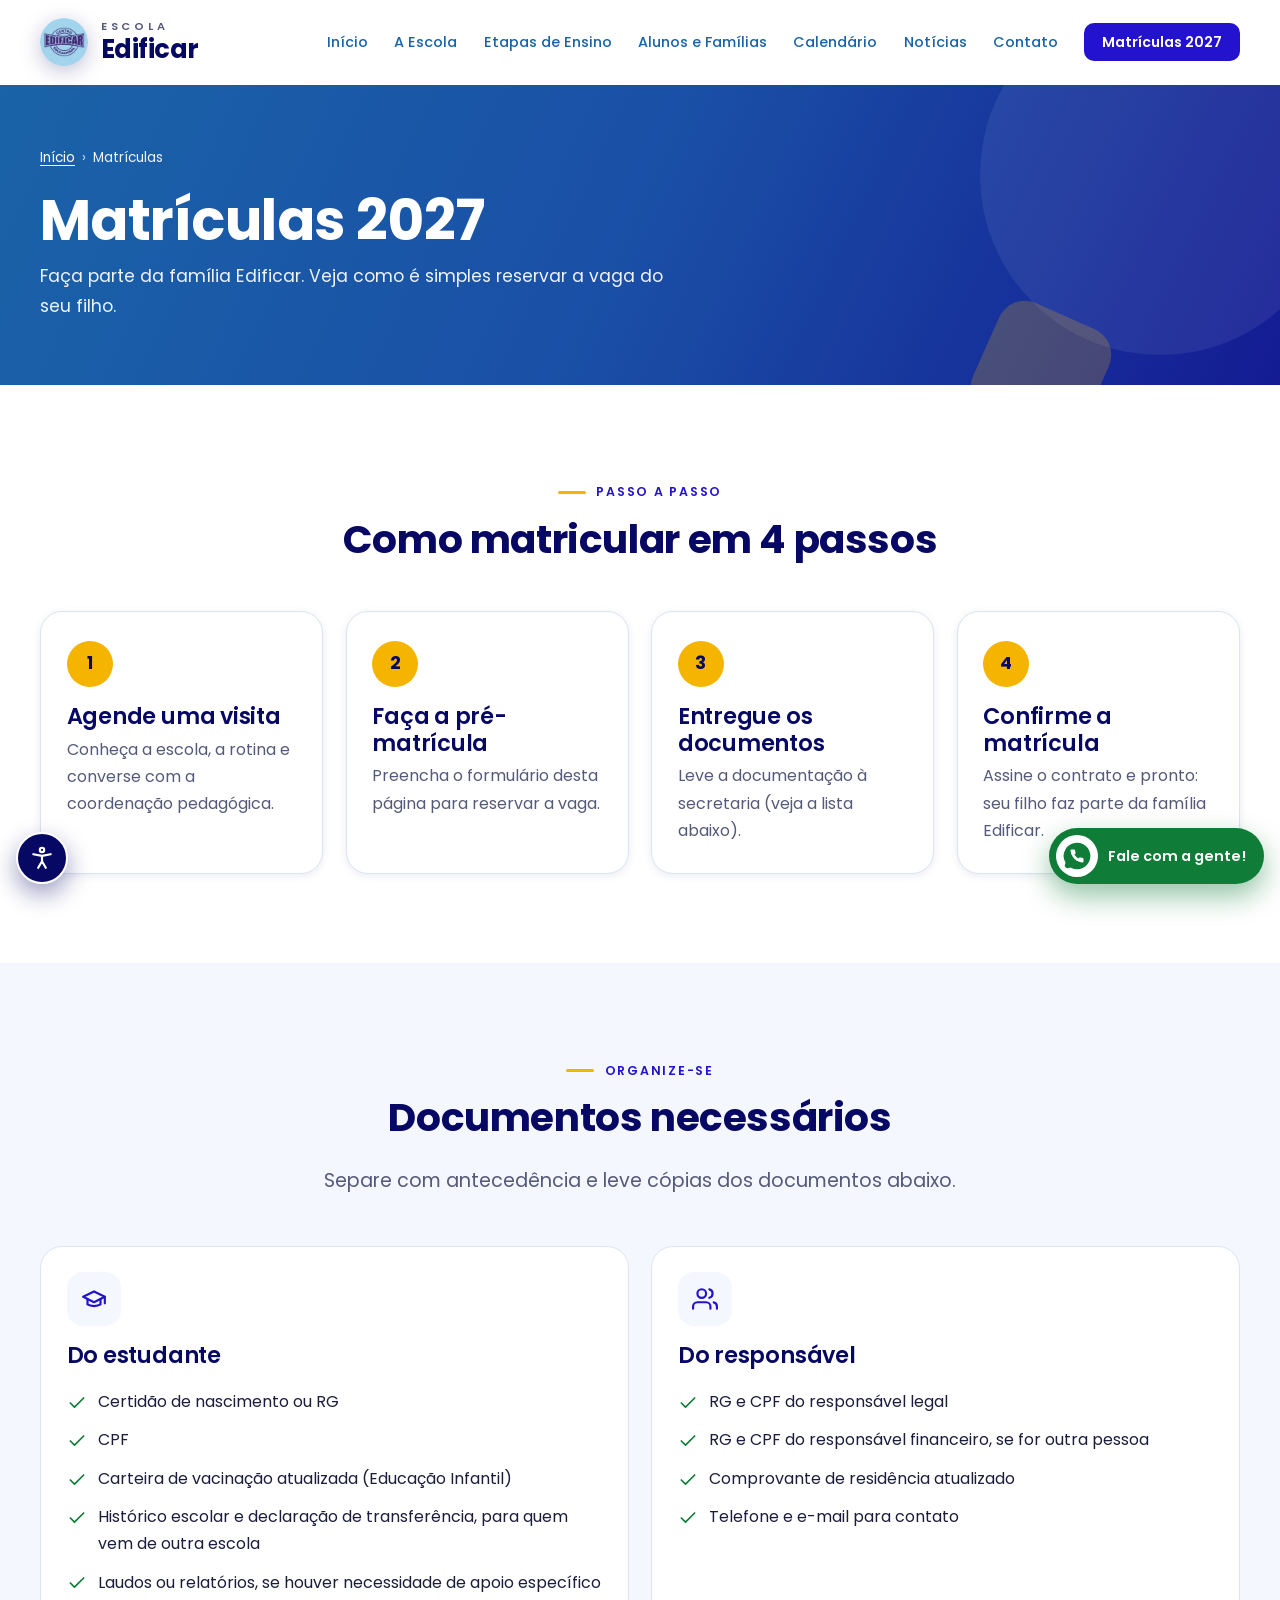
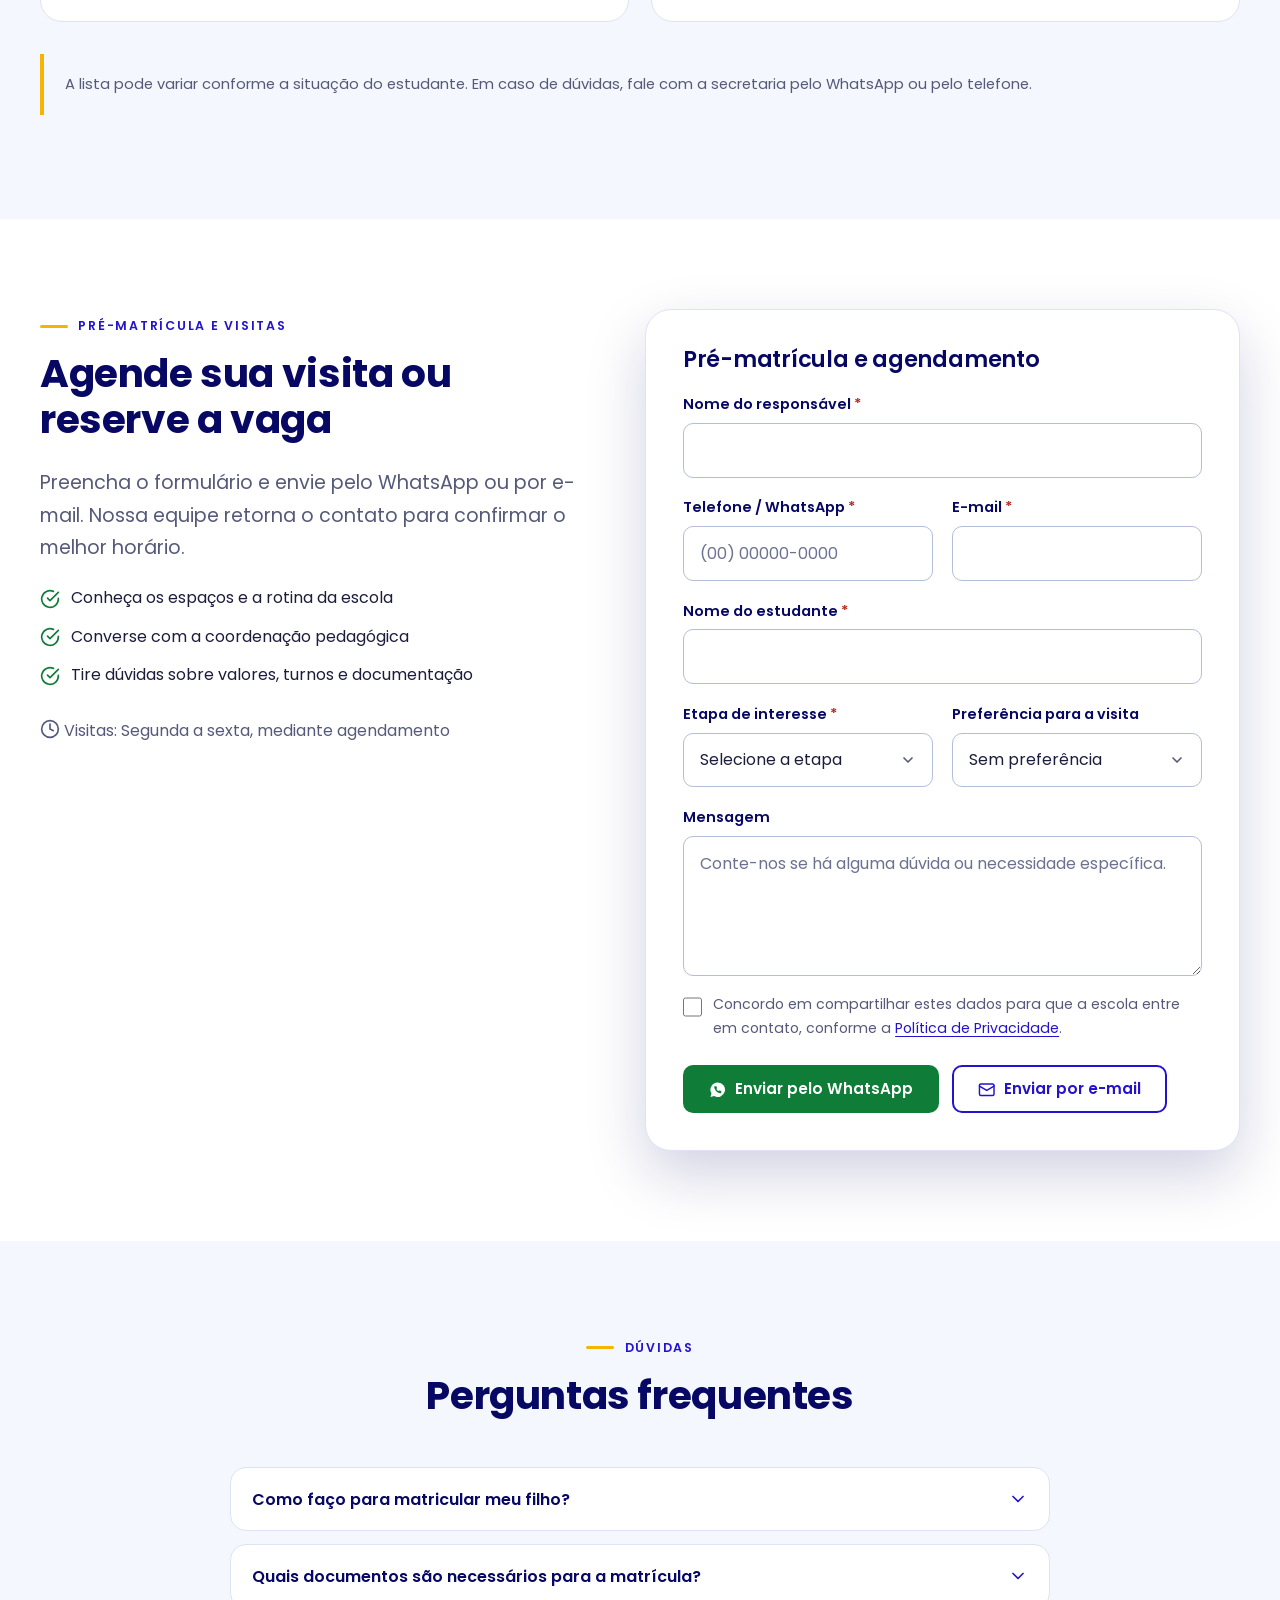
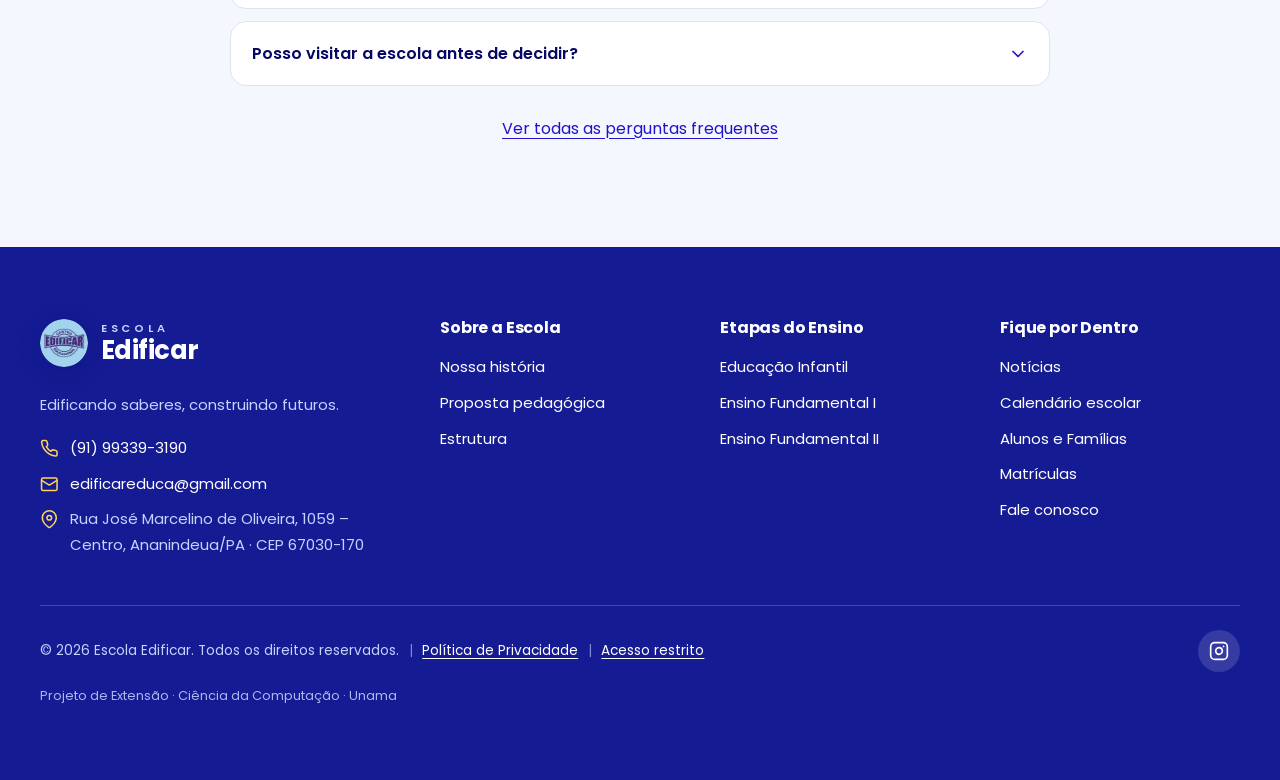
<file: Siteescola/matriculas.html>
<!DOCTYPE html>
<html lang="pt-BR">
<head>
  <meta charset="utf-8">
  <meta name="viewport" content="width=device-width, initial-scale=1">
  <title>Matrículas | Escola Edificar</title>
  <meta name="description" content="Veja o passo a passo para matricular seu filho na Escola Edificar, a lista de documentos e agende uma visita ou faça a pré-matrícula.">
  <meta name="theme-color" content="#141b93">
  <link rel="icon" href="assets/img/favicon.png" type="image/png">
  <link rel="stylesheet" href="assets/css/base.css">
  <link rel="stylesheet" href="assets/css/components.css">
  <link rel="stylesheet" href="assets/css/pages.css">
  <script src="assets/js/site-config.js"></script>
  <script src="assets/js/sprite.js"></script>
  <script src="assets/js/art.js"></script>
  <script src="assets/js/data.js"></script>
  <script defer src="assets/js/main.js"></script>
</head>
<body data-page="matriculas">
  <a class="skip-link" href="#conteudo">Pular para o conteúdo</a>
  <noscript><nav class="noscript-nav" aria-label="Menu principal"><a href="index.html">Início</a> <a href="sobre.html">A Escola</a> <a href="etapas.html">Etapas de Ensino</a> <a href="familias.html">Alunos e Famílias</a> <a href="calendario.html">Calendário</a> <a href="noticias.html">Notícias</a> <a href="matriculas.html">Matrículas</a> <a href="contato.html">Contato</a></nav></noscript>
  <script src="assets/js/layout.js" data-part="header"></script>

  <main id="conteudo" tabindex="-1">
    <section class="page-hero">
      <div class="container">
        <nav class="breadcrumb" aria-label="Você está em"><ol><li><a href="index.html">Início</a></li><li><span aria-current="page">Matrículas</span></li></ol></nav>
        <h1>Matrículas <span data-site="year">2027</span></h1>
        <p>Faça parte da família Edificar. Veja como é simples reservar a vaga do seu filho.</p>
      </div>
    </section>

    <section class="section" aria-labelledby="passos-titulo">
      <div class="container">
        <div class="section__head">
          <p class="eyebrow">Passo a passo</p>
          <h2 id="passos-titulo">Como matricular em 4 passos</h2>
        </div>
        <ol class="band-steps steps-4">
          <li class="step step--light reveal"><span class="step__num" aria-hidden="true">1</span><h3>Agende uma visita</h3><p>Conheça a escola, a rotina e converse com a coordenação pedagógica.</p></li>
          <li class="step step--light reveal"><span class="step__num" aria-hidden="true">2</span><h3>Faça a pré-matrícula</h3><p>Preencha o formulário desta página para reservar a vaga.</p></li>
          <li class="step step--light reveal"><span class="step__num" aria-hidden="true">3</span><h3>Entregue os documentos</h3><p>Leve a documentação à secretaria (veja a lista abaixo).</p></li>
          <li class="step step--light reveal"><span class="step__num" aria-hidden="true">4</span><h3>Confirme a matrícula</h3><p>Assine o contrato e pronto: seu filho faz parte da família Edificar.</p></li>
        </ol>
      </div>
    </section>

    <section class="section section--tint" aria-labelledby="docs-titulo">
      <div class="container">
        <div class="section__head">
          <p class="eyebrow">Organize-se</p>
          <h2 id="docs-titulo">Documentos necessários</h2>
          <p class="lead">Separe com antecedência e leve cópias dos documentos abaixo.</p>
        </div>
        <ul class="info-grid info-grid--2">
          <li class="info-card reveal">
            <span class="info-card__icon"><svg class="icon" aria-hidden="true" focusable="false"><use href="#i-graduation"/></svg></span>
            <h3>Do estudante</h3>
            <ul class="ticks">
              <li><svg class="icon" aria-hidden="true" focusable="false"><use href="#i-check"/></svg><span>Certidão de nascimento ou RG</span></li>
              <li><svg class="icon" aria-hidden="true" focusable="false"><use href="#i-check"/></svg><span>CPF</span></li>
              <li><svg class="icon" aria-hidden="true" focusable="false"><use href="#i-check"/></svg><span>Carteira de vacinação atualizada (Educação Infantil)</span></li>
              <li><svg class="icon" aria-hidden="true" focusable="false"><use href="#i-check"/></svg><span>Histórico escolar e declaração de transferência, para quem vem de outra escola</span></li>
              <li><svg class="icon" aria-hidden="true" focusable="false"><use href="#i-check"/></svg><span>Laudos ou relatórios, se houver necessidade de apoio específico</span></li>
            </ul>
          </li>
          <li class="info-card reveal">
            <span class="info-card__icon"><svg class="icon" aria-hidden="true" focusable="false"><use href="#i-users"/></svg></span>
            <h3>Do responsável</h3>
            <ul class="ticks">
              <li><svg class="icon" aria-hidden="true" focusable="false"><use href="#i-check"/></svg><span>RG e CPF do responsável legal</span></li>
              <li><svg class="icon" aria-hidden="true" focusable="false"><use href="#i-check"/></svg><span>RG e CPF do responsável financeiro, se for outra pessoa</span></li>
              <li><svg class="icon" aria-hidden="true" focusable="false"><use href="#i-check"/></svg><span>Comprovante de residência atualizado</span></li>
              <li><svg class="icon" aria-hidden="true" focusable="false"><use href="#i-check"/></svg><span>Telefone e e-mail para contato</span></li>
            </ul>
          </li>
        </ul>
        <p class="cal-note">A lista pode variar conforme a situação do estudante. Em caso de dúvidas, fale com a secretaria pelo WhatsApp ou pelo telefone.</p>
      </div>
    </section>

    <section class="section" id="visita" aria-labelledby="visita-titulo">
      <div class="container contact__grid">
        <div class="reveal">
          <p class="eyebrow">Pré-matrícula e visitas</p>
          <h2 id="visita-titulo">Agende sua visita ou reserve a vaga</h2>
          <p class="lead">Preencha o formulário e envie pelo WhatsApp ou por e-mail. Nossa equipe retorna o contato para confirmar o melhor horário.</p>
          <ul class="ticks">
            <li><svg class="icon" aria-hidden="true" focusable="false"><use href="#i-check-circle"/></svg><span>Conheça os espaços e a rotina da escola</span></li>
            <li><svg class="icon" aria-hidden="true" focusable="false"><use href="#i-check-circle"/></svg><span>Converse com a coordenação pedagógica</span></li>
            <li><svg class="icon" aria-hidden="true" focusable="false"><use href="#i-check-circle"/></svg><span>Tire dúvidas sobre valores, turnos e documentação</span></li>
          </ul>
          <p class="muted"><svg class="icon" aria-hidden="true" focusable="false"><use href="#i-clock"/></svg> Visitas: <span data-site="hours-visitas">Segunda a sexta, mediante agendamento</span></p>
        </div>

        <form class="form-card reveal" data-form data-intro="Olá! Gostaria de agendar uma visita e/ou fazer a pré-matrícula na Escola Edificar." data-subject="Pré-matrícula e visita – Escola Edificar" aria-labelledby="form-matricula-titulo" style="border:1px solid var(--c-border)">
          <h3 id="form-matricula-titulo">Pré-matrícula e agendamento</h3>
          <div class="form-grid">
            <div class="field field--full">
              <label for="m-responsavel">Nome do responsável <span class="req" aria-hidden="true">*</span></label>
              <input id="m-responsavel" name="responsavel" type="text" autocomplete="name" required aria-describedby="m-responsavel-erro">
              <span class="field__error" id="m-responsavel-erro"></span>
            </div>
            <div class="field">
              <label for="m-telefone">Telefone / WhatsApp <span class="req" aria-hidden="true">*</span></label>
              <input id="m-telefone" name="telefone" type="tel" autocomplete="tel" placeholder="(00) 00000-0000" required aria-describedby="m-telefone-erro">
              <span class="field__error" id="m-telefone-erro"></span>
            </div>
            <div class="field">
              <label for="m-email">E-mail <span class="req" aria-hidden="true">*</span></label>
              <input id="m-email" name="email" type="email" autocomplete="email" required aria-describedby="m-email-erro">
              <span class="field__error" id="m-email-erro"></span>
            </div>
            <div class="field field--full">
              <label for="m-aluno">Nome do estudante <span class="req" aria-hidden="true">*</span></label>
              <input id="m-aluno" name="estudante" type="text" required aria-describedby="m-aluno-erro">
              <span class="field__error" id="m-aluno-erro"></span>
            </div>
            <div class="field">
              <label for="m-etapa">Etapa de interesse <span class="req" aria-hidden="true">*</span></label>
              <select id="m-etapa" name="etapa" required aria-describedby="m-etapa-erro">
                <option value="">Selecione a etapa</option>
                <option>Educação Infantil</option>
                <option>Ensino Fundamental I (1º ao 5º ano)</option>
                <option>Ensino Fundamental II (6º ao 9º ano)</option>
              </select>
              <span class="field__error" id="m-etapa-erro"></span>
            </div>
            <div class="field">
              <label for="m-turno">Preferência para a visita</label>
              <select id="m-turno" name="preferencia">
                <option value="">Sem preferência</option>
                <option>Manhã</option>
                <option>Tarde</option>
              </select>
            </div>
            <div class="field field--full">
              <label for="m-mensagem">Mensagem</label>
              <textarea id="m-mensagem" name="mensagem" placeholder="Conte-nos se há alguma dúvida ou necessidade específica."></textarea>
            </div>
            <div class="field field--full">
              <label class="check"><input type="checkbox" name="consentimento" required aria-describedby="m-consent-erro"><span>Concordo em compartilhar estes dados para que a escola entre em contato, conforme a <a href="privacidade.html">Política de Privacidade</a>.</span></label>
              <span class="field__error" id="m-consent-erro"></span>
            </div>
          </div>
          <div class="form-actions">
            <button class="btn btn--wa" type="button" data-channel="wa"><svg class="icon" aria-hidden="true" focusable="false"><use href="#i-whatsapp"/></svg>Enviar pelo WhatsApp</button>
            <button class="btn btn--outline" type="button" data-channel="mail"><svg class="icon" aria-hidden="true" focusable="false"><use href="#i-mail"/></svg>Enviar por e-mail</button>
          </div>
          <div class="form-status" hidden></div>
        </form>
      </div>
    </section>

    <section class="section section--tint" aria-labelledby="faq-titulo">
      <div class="container container--narrow">
        <div class="section__head">
          <p class="eyebrow">Dúvidas</p>
          <h2 id="faq-titulo">Perguntas frequentes</h2>
        </div>
        <div data-faq data-limit="3"></div>
        <p class="text-center" style="margin-top:1.8rem"><a href="familias.html#perguntas">Ver todas as perguntas frequentes</a></p>
      </div>
    </section>
  </main>

  <script src="assets/js/layout.js" data-part="footer"></script>
</body>
</html>
</file>
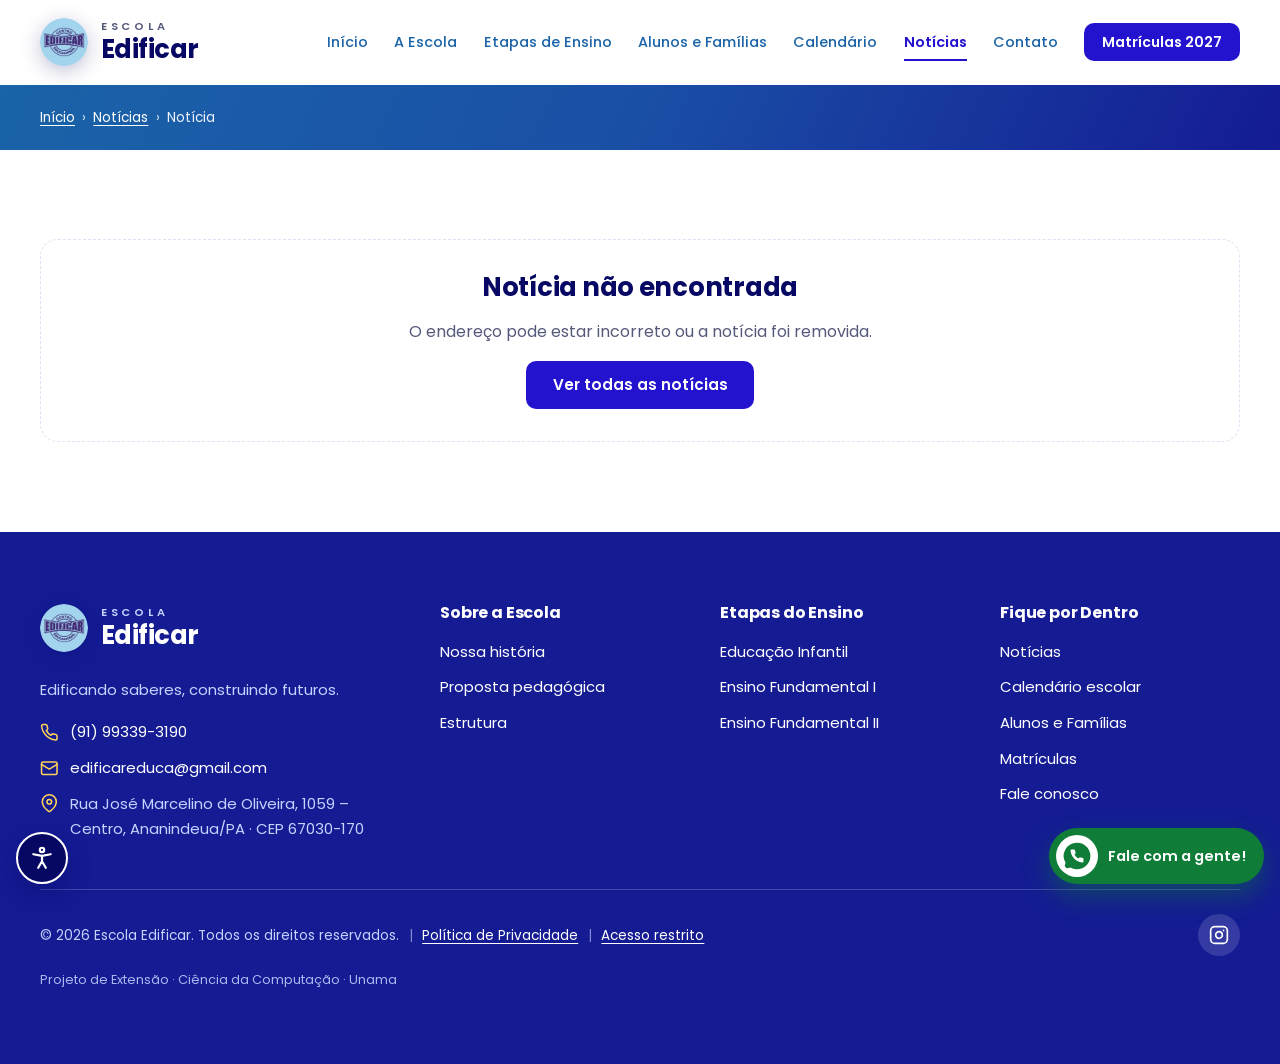
<file: Siteescola/noticia.html>
<!DOCTYPE html>
<html lang="pt-BR">
<head>
  <meta charset="utf-8">
  <meta name="viewport" content="width=device-width, initial-scale=1">
  <title>Notícia | Escola Edificar</title>
  <meta name="description" content="Leia as notícias e comunicados da Escola Edificar.">
  <meta name="theme-color" content="#141b93">
  <link rel="icon" href="assets/img/favicon.png" type="image/png">
  <link rel="stylesheet" href="assets/css/base.css">
  <link rel="stylesheet" href="assets/css/components.css">
  <link rel="stylesheet" href="assets/css/pages.css">
  <script src="assets/js/site-config.js"></script>
  <script src="assets/js/sprite.js"></script>
  <script src="assets/js/data.js"></script>
  <script src="assets/js/calendar-cloud.js"></script>
  <script defer src="assets/js/main.js"></script>
</head>
<body data-page="noticia">
  <a class="skip-link" href="#conteudo">Pular para o conteúdo</a>
  <noscript><nav class="noscript-nav" aria-label="Menu principal"><a href="index.html">Início</a> <a href="sobre.html">A Escola</a> <a href="etapas.html">Etapas de Ensino</a> <a href="familias.html">Alunos e Famílias</a> <a href="calendario.html">Calendário</a> <a href="noticias.html">Notícias</a> <a href="matriculas.html">Matrículas</a> <a href="contato.html">Contato</a></nav></noscript>
  <script src="assets/js/layout.js" data-part="header"></script>

  <main id="conteudo" tabindex="-1">
    <div class="page-hero page-hero--slim">
      <div class="container">
        <nav class="breadcrumb" aria-label="Você está em"><ol><li><a href="index.html">Início</a></li><li><a href="noticias.html">Notícias</a></li><li><span aria-current="page" data-article-title>Notícia</span></li></ol></nav>
      </div>
    </div>

    <div class="section">
      <div class="container">
        <div data-news-article></div>
      </div>
    </div>

    <section class="section section--tint" aria-labelledby="relacionadas-titulo">
      <div class="container">
        <div class="head-row">
          <h2 id="relacionadas-titulo">Veja também</h2>
          <a class="btn btn--outline" href="noticias.html">Todas as notícias <svg class="icon" aria-hidden="true" focusable="false"><use href="#i-arrow-right"/></svg></a>
        </div>
        <ul class="news-grid" data-related-news></ul>
      </div>
    </section>
  </main>

  <script src="assets/js/layout.js" data-part="footer"></script>
</body>
</html>
</file>
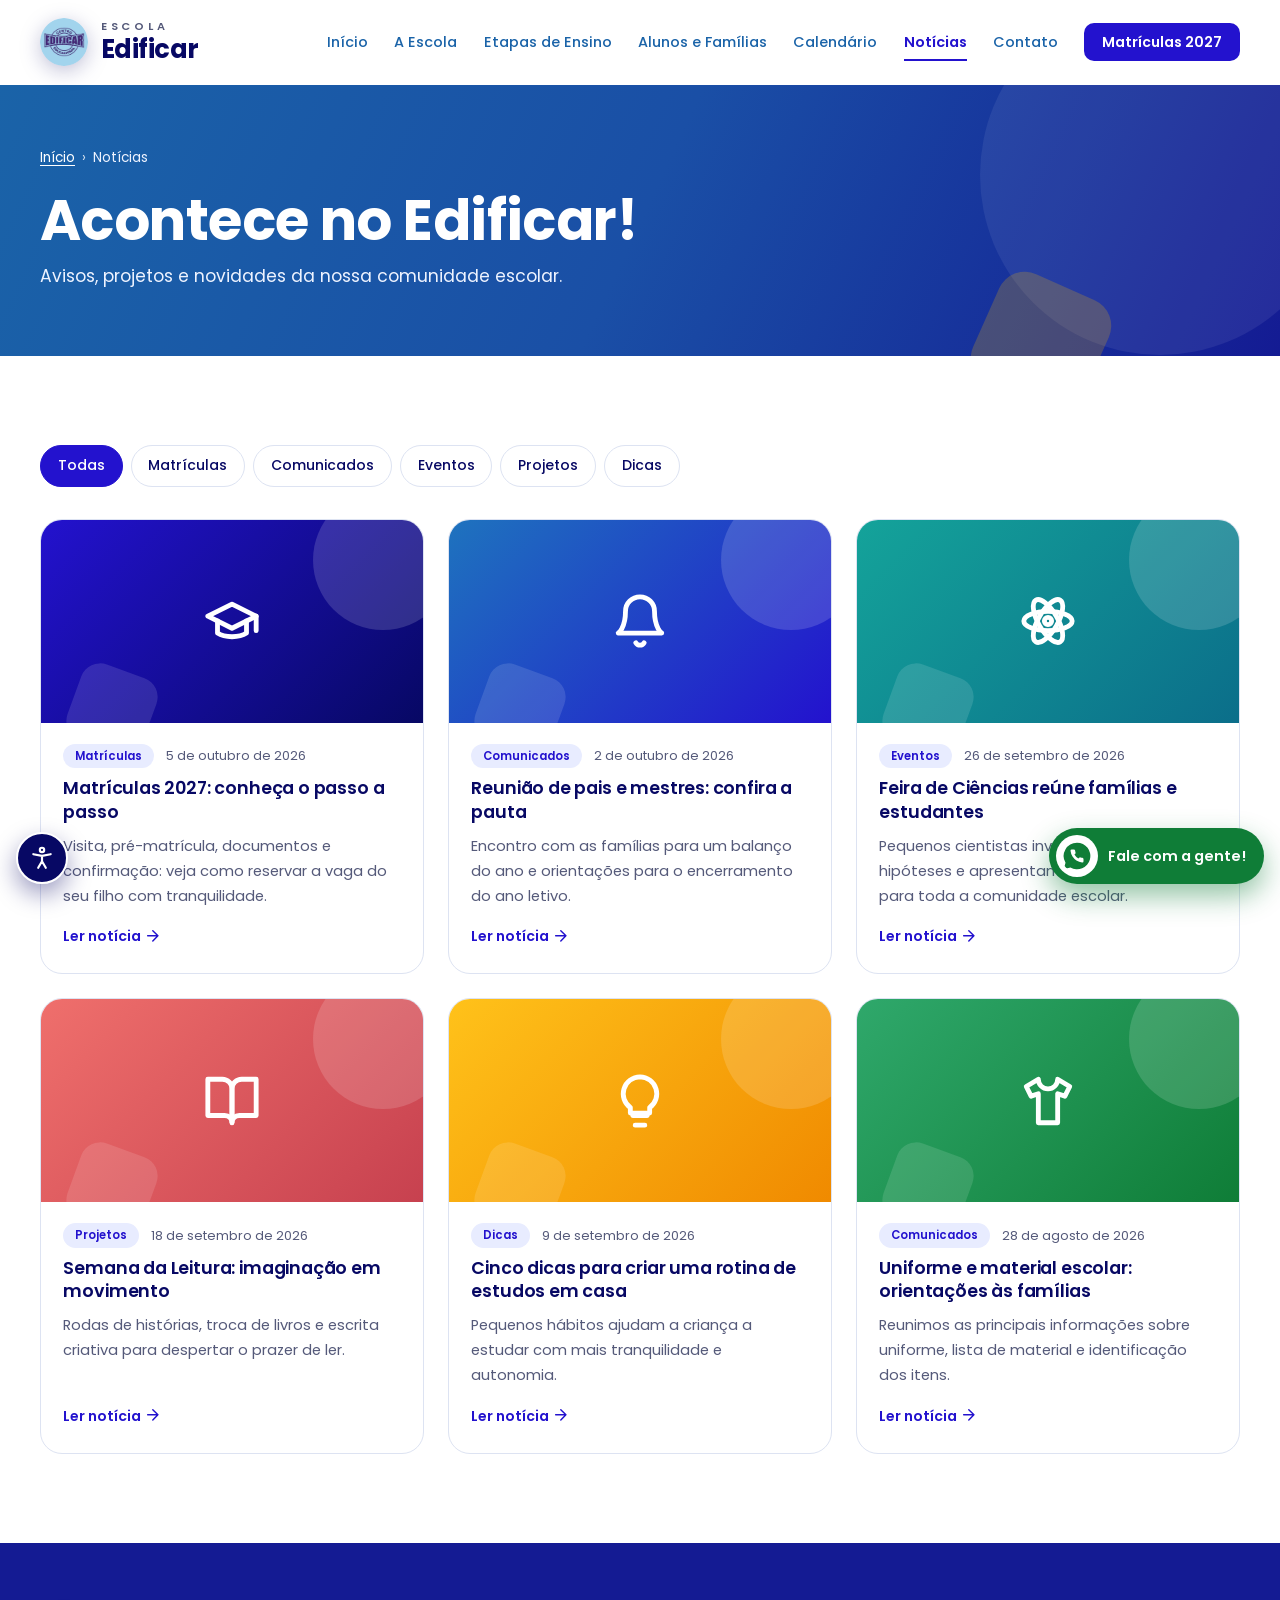
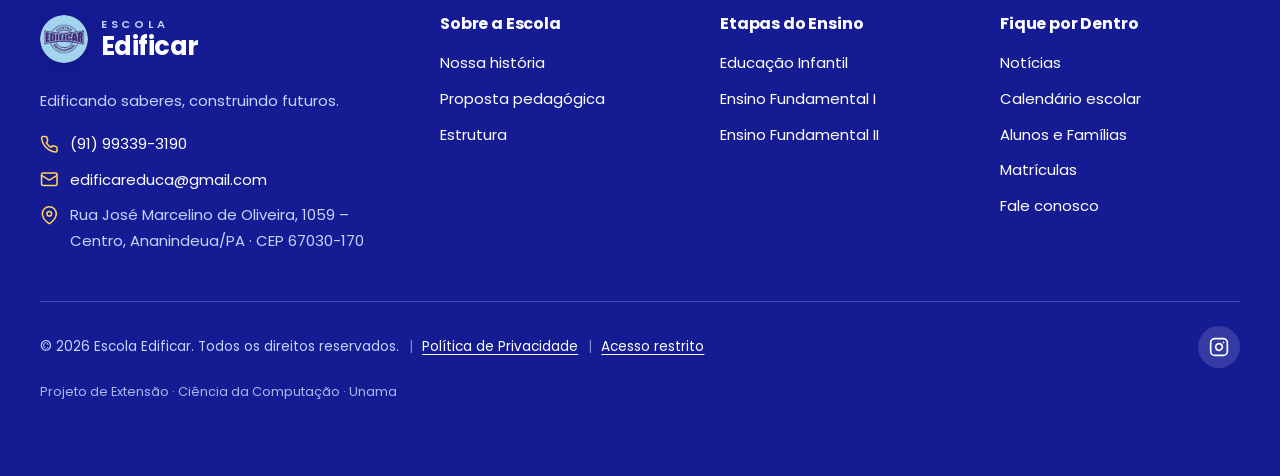
<file: Siteescola/noticias.html>
<!DOCTYPE html>
<html lang="pt-BR">
<head>
  <meta charset="utf-8">
  <meta name="viewport" content="width=device-width, initial-scale=1">
  <title>Notícias | Escola Edificar</title>
  <meta name="description" content="Acontece no Edificar: avisos, comunicados, projetos, eventos e dicas para as famílias da Escola Edificar.">
  <meta name="theme-color" content="#141b93">
  <link rel="icon" href="assets/img/favicon.png" type="image/png">
  <link rel="stylesheet" href="assets/css/base.css">
  <link rel="stylesheet" href="assets/css/components.css">
  <link rel="stylesheet" href="assets/css/pages.css">
  <script src="assets/js/site-config.js"></script>
  <script src="assets/js/sprite.js"></script>
  <script src="assets/js/data.js"></script>
  <script src="assets/js/calendar-cloud.js"></script>
  <script defer src="assets/js/main.js"></script>
</head>
<body data-page="noticias">
  <a class="skip-link" href="#conteudo">Pular para o conteúdo</a>
  <noscript><nav class="noscript-nav" aria-label="Menu principal"><a href="index.html">Início</a> <a href="sobre.html">A Escola</a> <a href="etapas.html">Etapas de Ensino</a> <a href="familias.html">Alunos e Famílias</a> <a href="calendario.html">Calendário</a> <a href="noticias.html">Notícias</a> <a href="matriculas.html">Matrículas</a> <a href="contato.html">Contato</a></nav></noscript>
  <script src="assets/js/layout.js" data-part="header"></script>

  <main id="conteudo" tabindex="-1">
    <section class="page-hero">
      <div class="container">
        <nav class="breadcrumb" aria-label="Você está em"><ol><li><a href="index.html">Início</a></li><li><span aria-current="page">Notícias</span></li></ol></nav>
        <h1>Acontece no Edificar!</h1>
        <p>Avisos, projetos e novidades da nossa comunidade escolar.</p>
      </div>
    </section>

    <section class="section">
      <div class="container">
        <div class="chips" data-news-filters role="group" aria-label="Filtrar notícias por categoria" style="margin-bottom:2rem"></div>
        <p class="sr-only" role="status" aria-live="polite" data-news-status></p>
        <h2 class="sr-only">Lista de notícias</h2>
        <ul class="news-grid" data-news-list data-news-full></ul>
      </div>
    </section>
  </main>

  <script src="assets/js/layout.js" data-part="footer"></script>
</body>
</html>
</file>
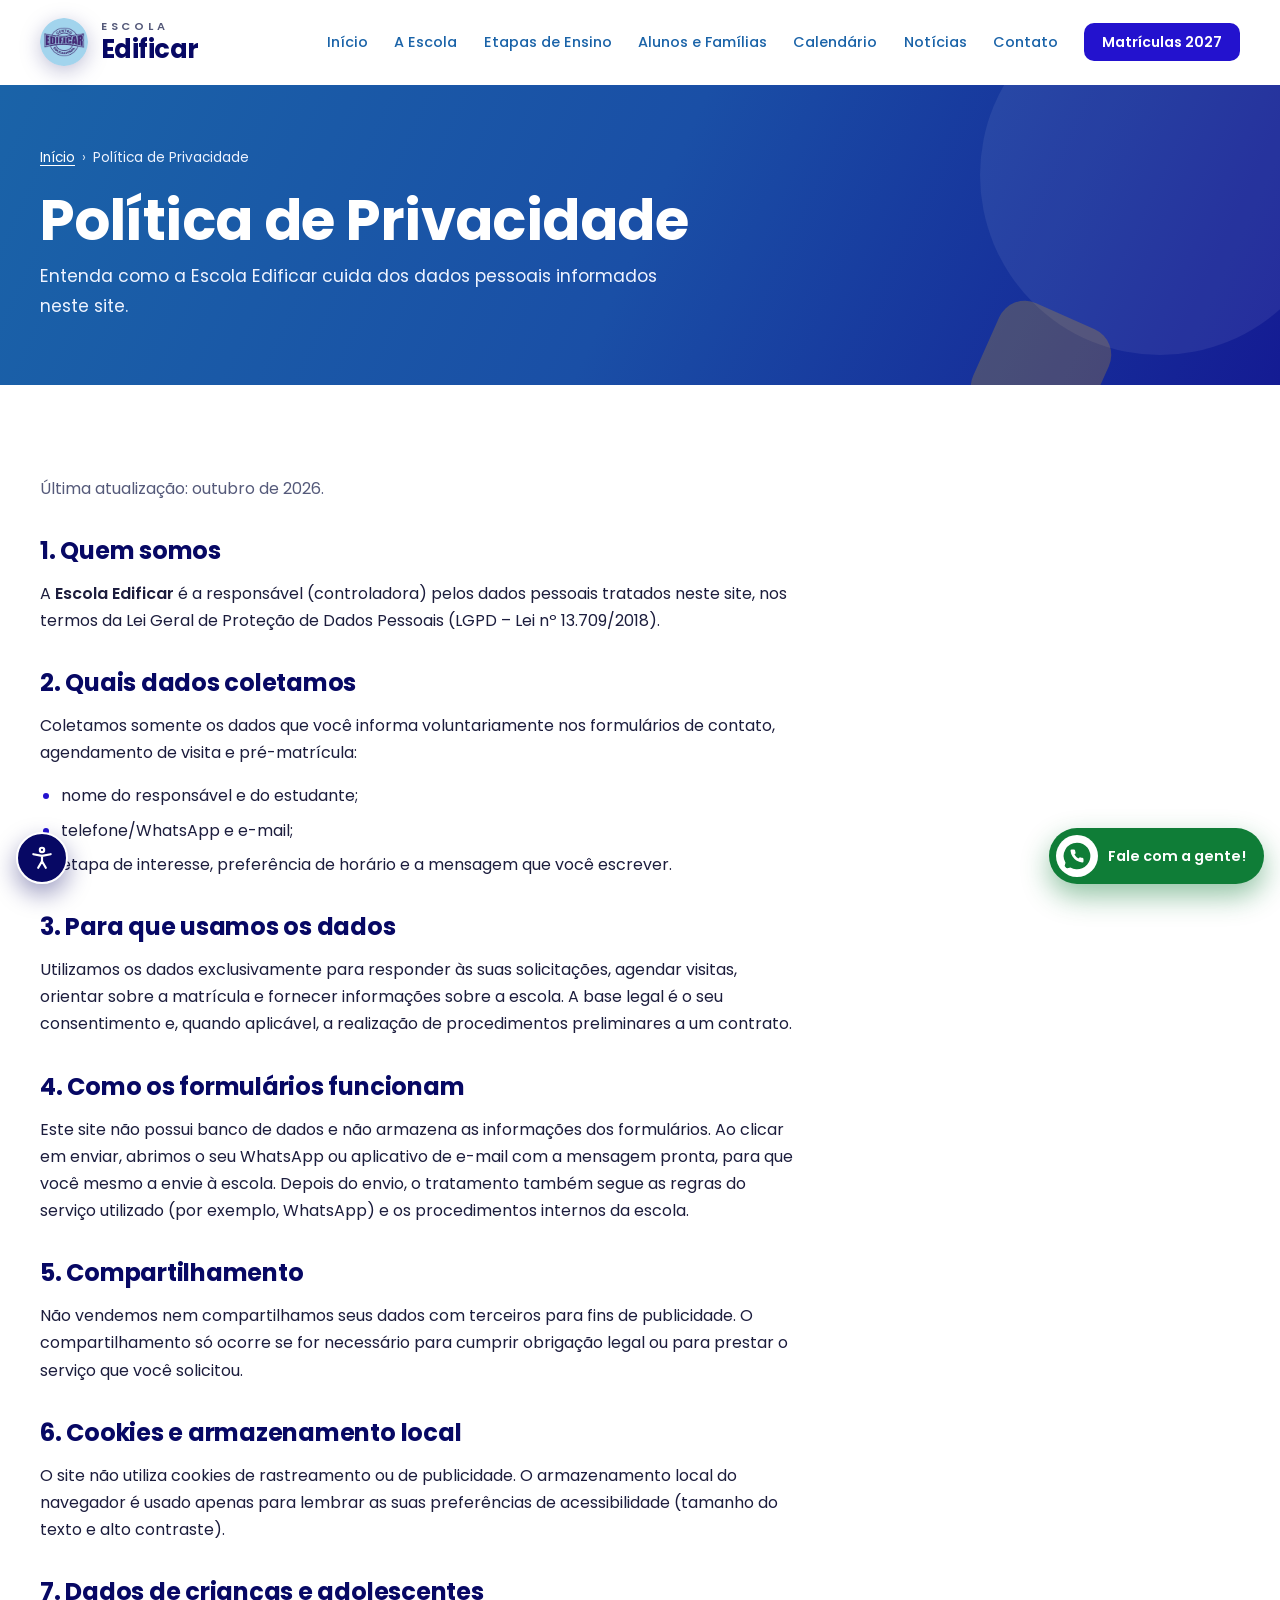
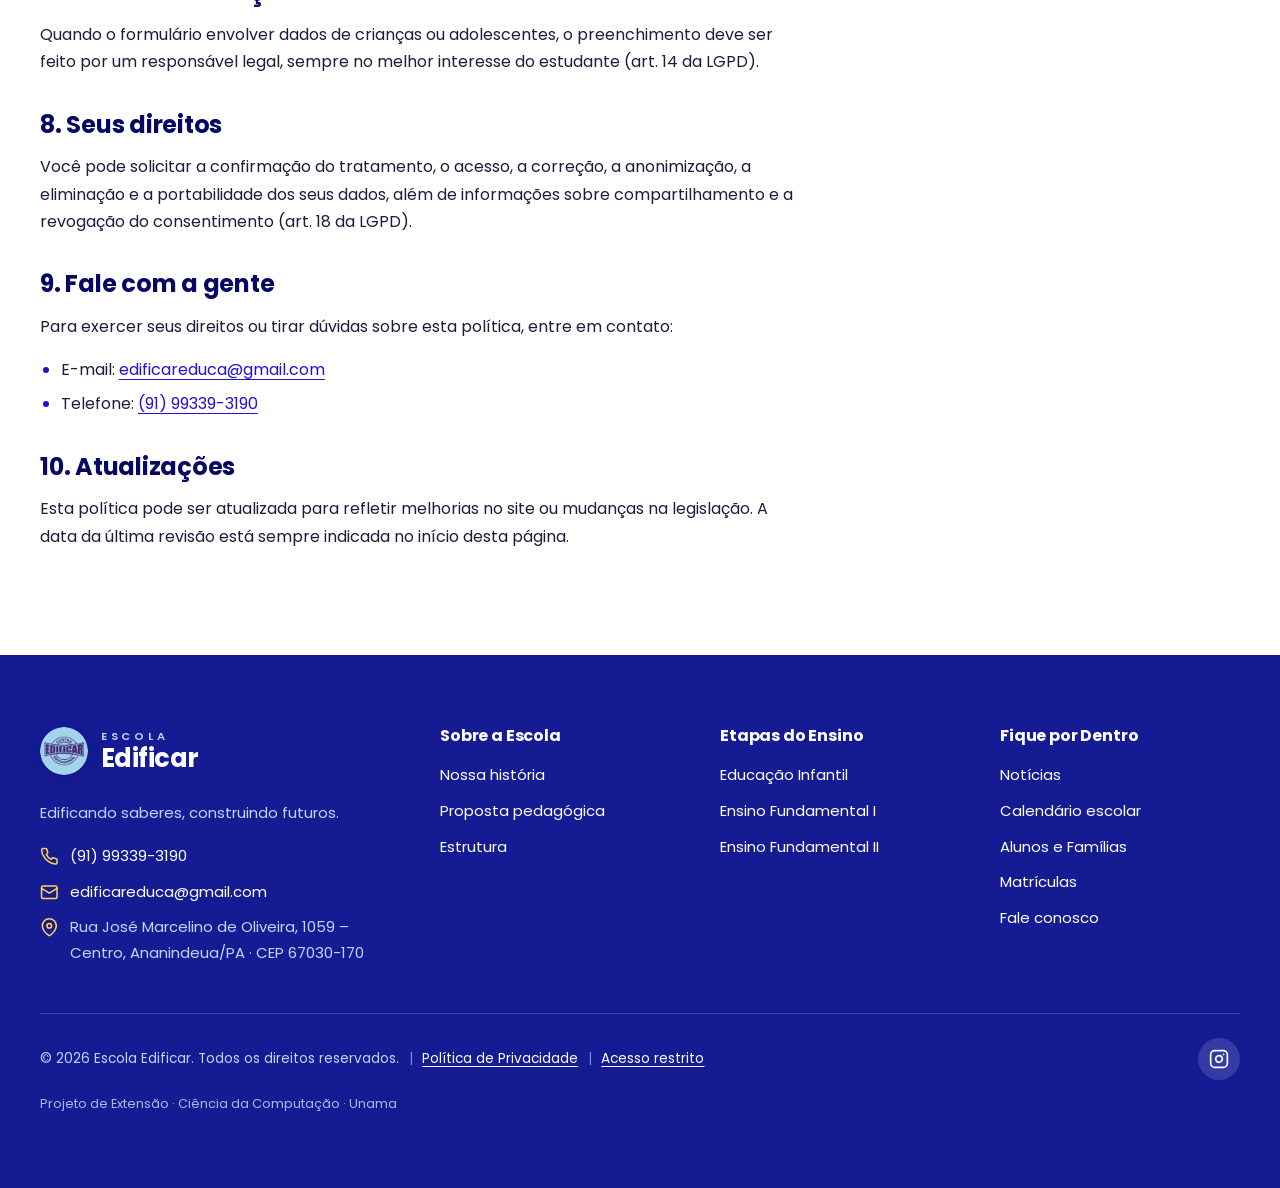
<file: Siteescola/privacidade.html>
<!DOCTYPE html>
<html lang="pt-BR">
<head>
  <meta charset="utf-8">
  <meta name="viewport" content="width=device-width, initial-scale=1">
  <title>Política de Privacidade | Escola Edificar</title>
  <meta name="description" content="Política de Privacidade da Escola Edificar: como tratamos os dados pessoais informados neste site, conforme a LGPD.">
  <meta name="theme-color" content="#141b93">
  <link rel="icon" href="assets/img/favicon.png" type="image/png">
  <link rel="stylesheet" href="assets/css/base.css">
  <link rel="stylesheet" href="assets/css/components.css">
  <link rel="stylesheet" href="assets/css/pages.css">
  <script src="assets/js/site-config.js"></script>
  <script src="assets/js/sprite.js"></script>
  <script defer src="assets/js/main.js"></script>
</head>
<body data-page="privacidade">
  <a class="skip-link" href="#conteudo">Pular para o conteúdo</a>
  <noscript><nav class="noscript-nav" aria-label="Menu principal"><a href="index.html">Início</a> <a href="sobre.html">A Escola</a> <a href="etapas.html">Etapas de Ensino</a> <a href="familias.html">Alunos e Famílias</a> <a href="calendario.html">Calendário</a> <a href="noticias.html">Notícias</a> <a href="matriculas.html">Matrículas</a> <a href="contato.html">Contato</a></nav></noscript>
  <script src="assets/js/layout.js" data-part="header"></script>

  <main id="conteudo" tabindex="-1">
    <section class="page-hero">
      <div class="container">
        <nav class="breadcrumb" aria-label="Você está em"><ol><li><a href="index.html">Início</a></li><li><span aria-current="page">Política de Privacidade</span></li></ol></nav>
        <h1>Política de Privacidade</h1>
        <p>Entenda como a Escola Edificar cuida dos dados pessoais informados neste site.</p>
      </div>
    </section>

    <section class="section">
      <div class="container">
        <div class="prose">
          <p class="muted">Última atualização: outubro de 2026.</p>

          <h2>1. Quem somos</h2>
          <p>A <strong data-site="name">Escola Edificar</strong> é a responsável (controladora) pelos dados pessoais tratados neste site, nos termos da Lei Geral de Proteção de Dados Pessoais (LGPD – Lei nº 13.709/2018).</p>

          <h2>2. Quais dados coletamos</h2>
          <p>Coletamos somente os dados que você informa voluntariamente nos formulários de contato, agendamento de visita e pré-matrícula:</p>
          <ul>
            <li>nome do responsável e do estudante;</li>
            <li>telefone/WhatsApp e e-mail;</li>
            <li>etapa de interesse, preferência de horário e a mensagem que você escrever.</li>
          </ul>

          <h2>3. Para que usamos os dados</h2>
          <p>Utilizamos os dados exclusivamente para responder às suas solicitações, agendar visitas, orientar sobre a matrícula e fornecer informações sobre a escola. A base legal é o seu consentimento e, quando aplicável, a realização de procedimentos preliminares a um contrato.</p>

          <h2>4. Como os formulários funcionam</h2>
          <p>Este site não possui banco de dados e não armazena as informações dos formulários. Ao clicar em enviar, abrimos o seu WhatsApp ou aplicativo de e-mail com a mensagem pronta, para que você mesmo a envie à escola. Depois do envio, o tratamento também segue as regras do serviço utilizado (por exemplo, WhatsApp) e os procedimentos internos da escola.</p>

          <h2>5. Compartilhamento</h2>
          <p>Não vendemos nem compartilhamos seus dados com terceiros para fins de publicidade. O compartilhamento só ocorre se for necessário para cumprir obrigação legal ou para prestar o serviço que você solicitou.</p>

          <h2>6. Cookies e armazenamento local</h2>
          <p>O site não utiliza cookies de rastreamento ou de publicidade. O armazenamento local do navegador é usado apenas para lembrar as suas preferências de acessibilidade (tamanho do texto e alto contraste).</p>

          <h2>7. Dados de crianças e adolescentes</h2>
          <p>Quando o formulário envolver dados de crianças ou adolescentes, o preenchimento deve ser feito por um responsável legal, sempre no melhor interesse do estudante (art. 14 da LGPD).</p>

          <h2>8. Seus direitos</h2>
          <p>Você pode solicitar a confirmação do tratamento, o acesso, a correção, a anonimização, a eliminação e a portabilidade dos seus dados, além de informações sobre compartilhamento e a revogação do consentimento (art. 18 da LGPD).</p>

          <h2>9. Fale com a gente</h2>
          <p>Para exercer seus direitos ou tirar dúvidas sobre esta política, entre em contato:</p>
          <ul>
            <li>E-mail: <a href="mailto:edificareduca@gmail.com" data-href="mail" data-site="email">edificareduca@gmail.com</a></li>
            <li>Telefone: <a href="tel:+5591993393190" data-href="tel" data-site="phone">(91) 99339-3190</a></li>
          </ul>

          <h2>10. Atualizações</h2>
          <p>Esta política pode ser atualizada para refletir melhorias no site ou mudanças na legislação. A data da última revisão está sempre indicada no início desta página.</p>
        </div>
      </div>
    </section>
  </main>

  <script src="assets/js/layout.js" data-part="footer"></script>
</body>
</html>
</file>
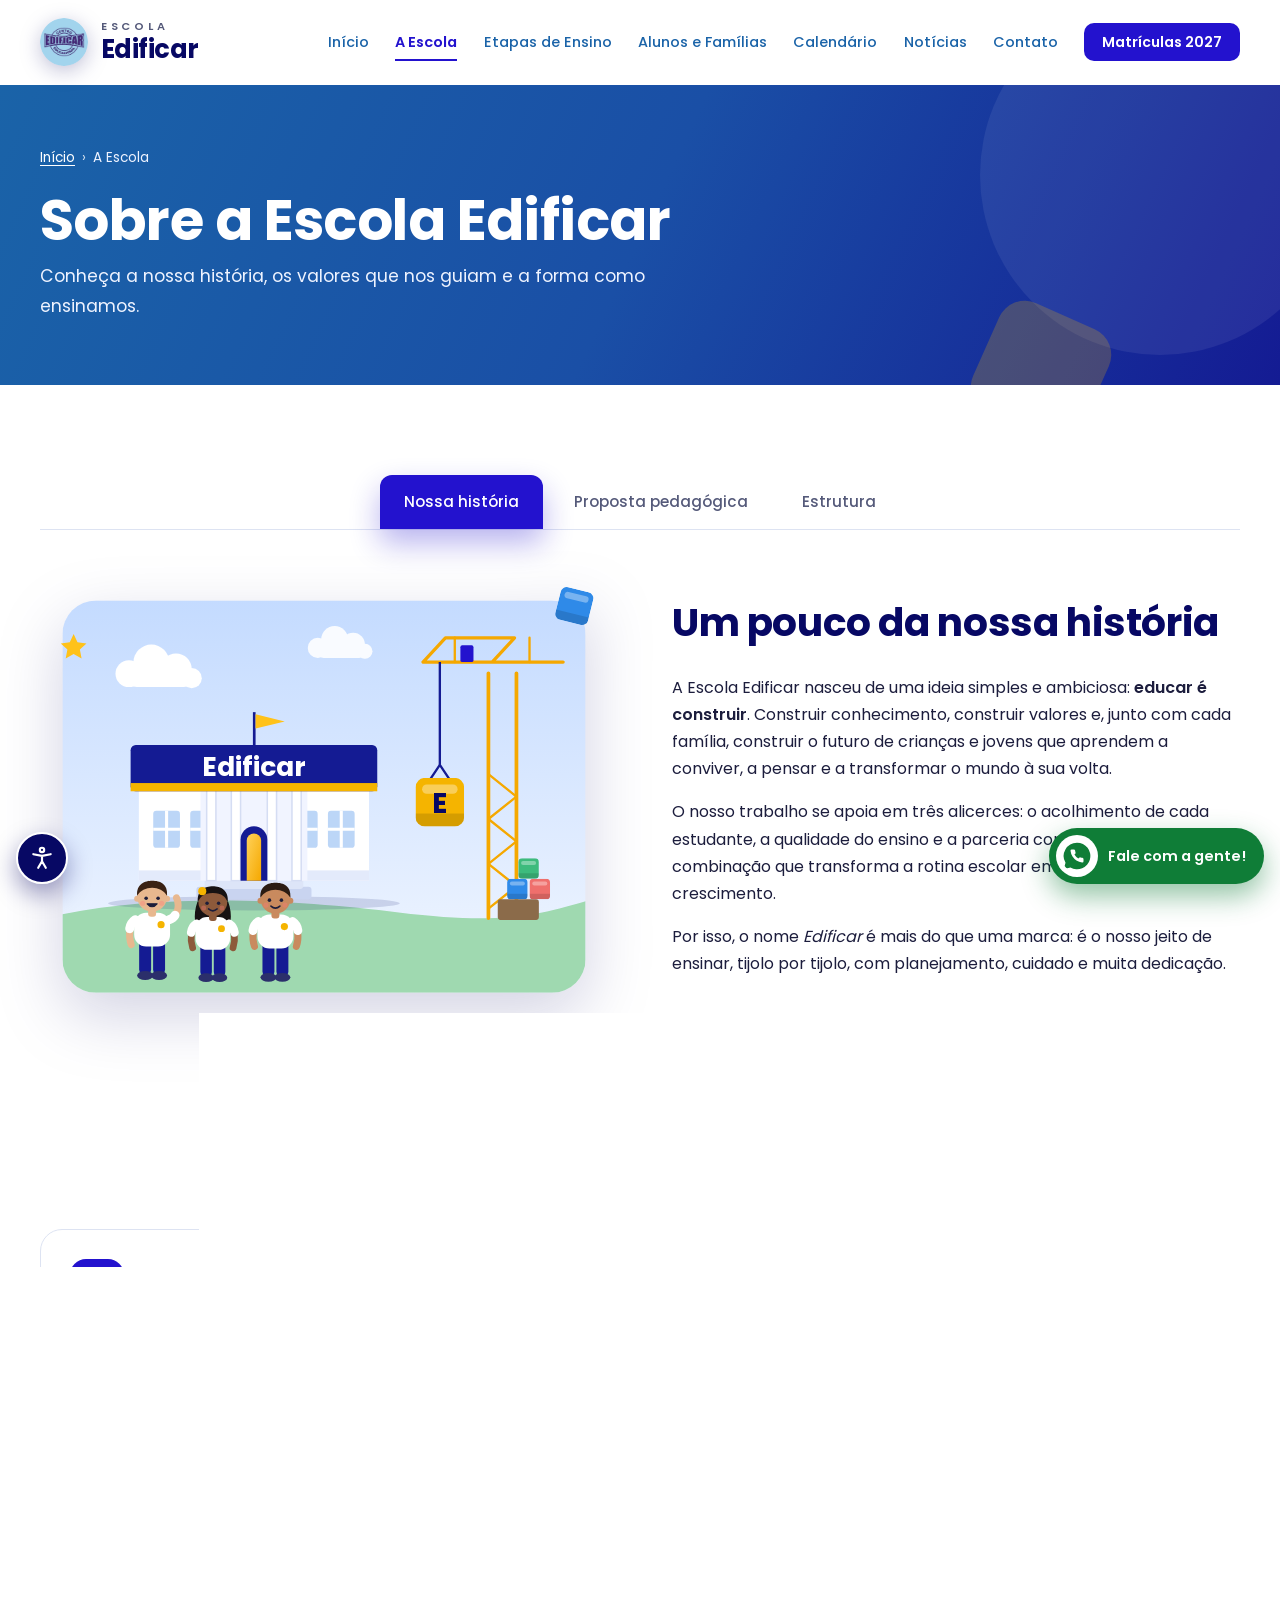
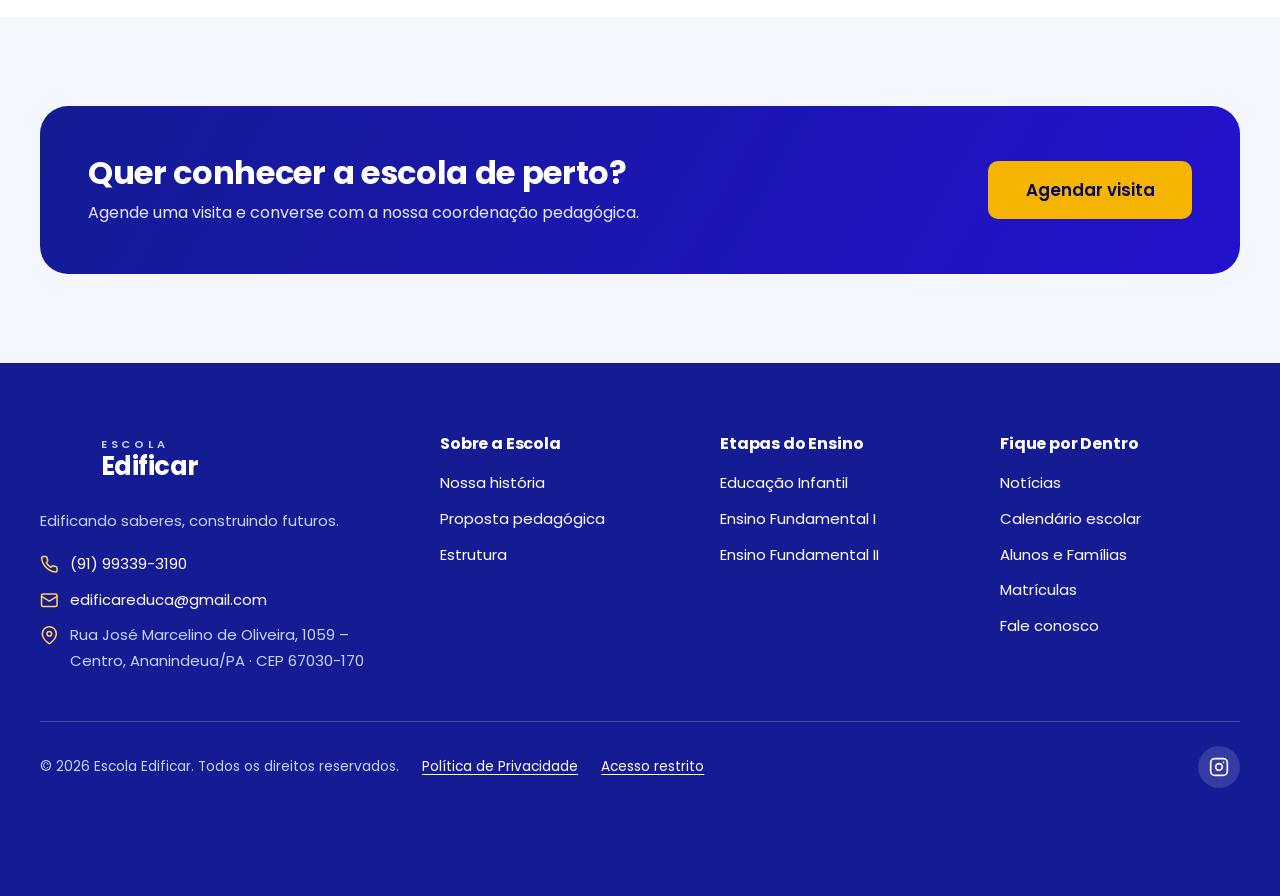
<file: Siteescola/sobre.html>
<!DOCTYPE html>
<html lang="pt-BR">
<head>
  <meta charset="utf-8">
  <meta name="viewport" content="width=device-width, initial-scale=1">
  <title>A Escola | Escola Edificar</title>
  <meta name="description" content="Conheça a história, a missão, os valores e a proposta pedagógica da Escola Edificar, uma escola que acredita que educar é construir.">
  <meta name="theme-color" content="#141b93">
  <link rel="icon" href="assets/img/favicon.png" type="image/png">
  <link rel="stylesheet" href="assets/css/base.css">
  <link rel="stylesheet" href="assets/css/components.css">
  <link rel="stylesheet" href="assets/css/pages.css">
  <script src="assets/js/site-config.js"></script>
  <script src="assets/js/sprite.js"></script>
  <script src="assets/js/art.js"></script>
  <script defer src="assets/js/main.js"></script>
</head>
<body data-page="sobre">
  <a class="skip-link" href="#conteudo">Pular para o conteúdo</a>
  <noscript><nav class="noscript-nav" aria-label="Menu principal"><a href="index.html">Início</a> <a href="sobre.html">A Escola</a> <a href="etapas.html">Etapas de Ensino</a> <a href="familias.html">Alunos e Famílias</a> <a href="calendario.html">Calendário</a> <a href="noticias.html">Notícias</a> <a href="matriculas.html">Matrículas</a> <a href="contato.html">Contato</a></nav></noscript>
  <script src="assets/js/layout.js" data-part="header"></script>

  <main id="conteudo" tabindex="-1">
    <section class="page-hero">
      <div class="container">
        <nav class="breadcrumb" aria-label="Você está em"><ol><li><a href="index.html">Início</a></li><li><span aria-current="page">A Escola</span></li></ol></nav>
        <h1>Sobre a Escola Edificar</h1>
        <p>Conheça a nossa história, os valores que nos guiam e a forma como ensinamos.</p>
      </div>
    </section>

    <section class="section">
      <div class="container" data-tabs data-tabs-hash>
        <ul class="tabs__list" role="tablist" aria-label="Seções sobre a escola">
          <li role="presentation"><button class="tabs__tab" role="tab" id="tab-historia" data-hash="historia" aria-controls="painel-historia" aria-selected="true">Nossa história</button></li>
          <li role="presentation"><button class="tabs__tab" role="tab" id="tab-proposta" data-hash="proposta" aria-controls="painel-proposta" aria-selected="false" tabindex="-1">Proposta pedagógica</button></li>
          <li role="presentation"><button class="tabs__tab" role="tab" id="tab-estrutura" data-hash="estrutura" aria-controls="painel-estrutura" aria-selected="false" tabindex="-1">Estrutura</button></li>
        </ul>

        <!-- Nossa história -->
        <div class="tabs__panel is-active" role="tabpanel" id="painel-historia" aria-labelledby="tab-historia" tabindex="0">
          <div class="split">
            <div class="split__media">
              <svg viewBox="0 0 608 468" role="img" aria-label="Ilustração de um guindaste levantando um bloco com a letra E ao lado da escola"><use href="#scene-historia"/></svg>
            </div>
            <div class="split__body">
              <h2>Um pouco da nossa história</h2>
              <p>A Escola Edificar nasceu de uma ideia simples e ambiciosa: <strong>educar é construir</strong>. Construir conhecimento, construir valores e, junto com cada família, construir o futuro de crianças e jovens que aprendem a conviver, a pensar e a transformar o mundo à sua volta.</p>
              <p>O nosso trabalho se apoia em três alicerces: o acolhimento de cada estudante, a qualidade do ensino e a parceria com as famílias. É essa combinação que transforma a rotina escolar em uma experiência de crescimento.</p>
              <p>Por isso, o nome <em>Edificar</em> é mais do que uma marca: é o nosso jeito de ensinar, tijolo por tijolo, com planejamento, cuidado e muita dedicação.</p>
            </div>
          </div>

          <div class="section__head" style="margin-top:clamp(3rem,6vw,5rem)">
            <p class="eyebrow">O que nos move</p>
            <h2>Missão, visão e valores</h2>
          </div>
          <ul class="values-grid">
            <li class="value-card"><span class="value-card__icon"><svg class="icon" aria-hidden="true" focusable="false"><use href="#i-award"/></svg></span><h3>Missão</h3><p>Edificar, junto com as famílias, uma educação acolhedora e de qualidade, que forme estudantes curiosos, responsáveis e preparados para conviver e transformar o mundo.</p></li>
            <li class="value-card"><span class="value-card__icon"><svg class="icon" aria-hidden="true" focusable="false"><use href="#i-globe"/></svg></span><h3>Visão</h3><p>Ser reconhecida como uma escola que une excelência no ensino e cuidado com as pessoas, referência em educação humanizada na nossa comunidade.</p></li>
            <li class="value-card"><span class="value-card__icon"><svg class="icon" aria-hidden="true" focusable="false"><use href="#i-heart"/></svg></span><h3>Valores</h3><p>Respeito, responsabilidade, cooperação, curiosidade, ética e empatia orientam as decisões, as relações e as práticas pedagógicas do dia a dia.</p></li>
          </ul>
        </div>

        <!-- Proposta pedagógica -->
        <div class="tabs__panel" role="tabpanel" id="painel-proposta" aria-labelledby="tab-proposta" tabindex="0">
          <div class="split">
            <div class="split__body">
              <h2>Proposta pedagógica</h2>
              <p>Nossa proposta tem como base valores essenciais e busca desenvolver a <strong>autonomia intelectual e emocional</strong> dos estudantes. Aprender, aqui, é um processo de construção: cada conquista se apoia na anterior.</p>
              <ul class="ticks">
                <li><svg class="icon" aria-hidden="true" focusable="false"><use href="#i-check-circle"/></svg><span><strong>Aprendizagem ativa:</strong> projetos, pesquisas e desafios que colocam o estudante no centro.</span></li>
                <li><svg class="icon" aria-hidden="true" focusable="false"><use href="#i-check-circle"/></svg><span><strong>Acompanhamento próximo:</strong> professores e coordenação atentos ao ritmo de cada criança.</span></li>
                <li><svg class="icon" aria-hidden="true" focusable="false"><use href="#i-check-circle"/></svg><span><strong>Avaliação como caminho:</strong> retornos frequentes para ajustar a rota e celebrar avanços.</span></li>
                <li><svg class="icon" aria-hidden="true" focusable="false"><use href="#i-check-circle"/></svg><span><strong>Parceria com as famílias:</strong> comunicação clara e constante.</span></li>
              </ul>
            </div>
            <div class="split__media">
              <div class="wheel"><svg viewBox="0 0 400 400" role="img" aria-label="Roda de valores da Escola Edificar: responsabilidade, respeito, empatia, cooperação, ética e curiosidade ao redor do logotipo da escola"><use href="#wheel-values"/></svg></div>
            </div>
          </div>

          <div class="section__head" style="margin-top:clamp(3rem,6vw,5rem)">
            <p class="eyebrow">Nossos pilares</p>
            <h2>Seis valores que sustentam a construção</h2>
          </div>
          <ul class="pillar-list">
            <li class="pillar" style="--pc:#2312ce"><span class="pillar__icon"><svg class="icon" aria-hidden="true" focusable="false"><use href="#i-check-circle"/></svg></span><div><h3>Responsabilidade</h3><p>Compromisso com os estudos, com os combinados e com o coletivo.</p></div></li>
            <li class="pillar" style="--pc:#d4474a"><span class="pillar__icon"><svg class="icon" aria-hidden="true" focusable="false"><use href="#i-heart"/></svg></span><div><h3>Respeito</h3><p>Convivência baseada na escuta, no cuidado e na valorização das diferenças.</p></div></li>
            <li class="pillar" style="--pc:#0f7d37"><span class="pillar__icon"><svg class="icon" aria-hidden="true" focusable="false"><use href="#i-smile"/></svg></span><div><h3>Empatia</h3><p>Perceber o outro, acolher e agir com solidariedade.</p></div></li>
            <li class="pillar" style="--pc:#0e7c86"><span class="pillar__icon"><svg class="icon" aria-hidden="true" focusable="false"><use href="#i-users"/></svg></span><div><h3>Cooperação</h3><p>Aprender junto: trabalhos em grupo e valorização de diferentes talentos.</p></div></li>
            <li class="pillar" style="--pc:#1a63a8"><span class="pillar__icon"><svg class="icon" aria-hidden="true" focusable="false"><use href="#i-shield"/></svg></span><div><h3>Ética</h3><p>Honestidade, justiça e respeito às regras de convivência.</p></div></li>
            <li class="pillar" style="--pc:#f5b400;--pi:#070864"><span class="pillar__icon"><svg class="icon" aria-hidden="true" focusable="false"><use href="#i-lightbulb"/></svg></span><div><h3>Curiosidade</h3><p>Perguntar, investigar e experimentar para construir conhecimento.</p></div></li>
          </ul>
        </div>

        <!-- Estrutura -->
        <div class="tabs__panel" role="tabpanel" id="painel-estrutura" aria-labelledby="tab-estrutura" tabindex="0">
          <div class="section__head">
            <h2>Espaços pensados para aprender e conviver</h2>
            <p class="lead">Ambientes acolhedores, organizados e seguros para cada fase do desenvolvimento.</p>
          </div>
          <ul class="info-grid">
            <li class="info-card"><span class="info-card__icon"><svg class="icon" aria-hidden="true" focusable="false"><use href="#i-building"/></svg></span><h3>Salas de aula</h3><p>Ambientes organizados e acolhedores, preparados para a aprendizagem e para o trabalho em grupo.</p></li>
            <li class="info-card"><span class="info-card__icon"><svg class="icon" aria-hidden="true" focusable="false"><use href="#i-leaf"/></svg></span><h3>Pátio e convivência</h3><p>Espaços para brincar, socializar e se movimentar com segurança durante os intervalos e atividades.</p></li>
            <li class="info-card"><span class="info-card__icon"><svg class="icon" aria-hidden="true" focusable="false"><use href="#i-book"/></svg></span><h3>Espaço de leitura</h3><p>Acervo e cantinhos de leitura para despertar o gosto por livros e histórias.</p></li>
            <li class="info-card"><span class="info-card__icon"><svg class="icon" aria-hidden="true" focusable="false"><use href="#i-blocks"/></svg></span><h3>Recursos pedagógicos</h3><p>Jogos, materiais concretos e recursos tecnológicos que apoiam as atividades em sala.</p></li>
            <li class="info-card"><span class="info-card__icon"><svg class="icon" aria-hidden="true" focusable="false"><use href="#i-users"/></svg></span><h3>Secretaria e coordenação</h3><p>Atendimento próximo às famílias para dúvidas, documentos e acompanhamento pedagógico.</p></li>
            <li class="info-card"><span class="info-card__icon"><svg class="icon" aria-hidden="true" focusable="false"><use href="#i-shield"/></svg></span><h3>Segurança e cuidado</h3><p>Rotinas de entrada e saída organizadas e equipe atenta ao bem-estar de todos os estudantes.</p></li>
          </ul>
        </div>
      </div>
    </section>

    <section class="section section--tint" aria-labelledby="cta-titulo">
      <div class="container">
        <div class="cta-box">
          <div>
            <h2 id="cta-titulo">Quer conhecer a escola de perto?</h2>
            <p>Agende uma visita e converse com a nossa coordenação pedagógica.</p>
          </div>
          <a class="btn btn--gold btn--lg" href="matriculas.html#visita">Agendar visita</a>
        </div>
      </div>
    </section>
  </main>

  <script src="assets/js/layout.js" data-part="footer"></script>
</body>
</html>
</file>
<file: Siteescola/assets/css/base.css>
@charset "utf-8";
/* ==========================================================================
   Escola Edificar – base.css
   Tokens de design, reset, tipografia, botões, formulários e utilitários.
   ========================================================================== */

@font-face { font-family: 'Poppins'; font-style: normal; font-weight: 400; font-display: swap; src: url('../fonts/poppins-400.woff2') format('woff2'); }
@font-face { font-family: 'Poppins'; font-style: normal; font-weight: 500; font-display: swap; src: url('../fonts/poppins-500.woff2') format('woff2'); }
@font-face { font-family: 'Poppins'; font-style: normal; font-weight: 600; font-display: swap; src: url('../fonts/poppins-600.woff2') format('woff2'); }
@font-face { font-family: 'Poppins'; font-style: normal; font-weight: 700; font-display: swap; src: url('../fonts/poppins-700.woff2') format('woff2'); }

:root {
  /* Marca */
  --navy: #070864;
  --indigo: #141b93;
  --royal: #2312ce;
  --sky: #1e73be;
  --sky-dark: #1a63a8;
  --gold: #f5b400;
  --gold-soft: #ffd25a;
  --green: #0f7d37;
  --coral: #ef6f6c;

  /* Tokens semânticos (reaproveitados pelo modo de alto contraste) */
  --c-bg: #ffffff;
  --c-surface: #ffffff;
  --c-tint: #f4f7fd;
  --c-text: #1c1d3d;
  --c-muted: #555a7a;
  --c-heading: var(--navy);
  --c-link: var(--royal);
  --c-primary: var(--royal);
  --c-primary-hover: #1a0ca8;
  --c-primary-ink: #ffffff;
  --c-accent: var(--gold);
  --c-accent-ink: var(--navy);
  --c-border: #dde3f2;
  --c-band: var(--sky-dark);
  --c-band-ink: #ffffff;
  --c-footer: var(--indigo);
  --c-footer-ink: #c7d3ff;
  --c-nav: var(--sky-dark);
  --c-focus: var(--royal);
  --c-danger: #b3261e;

  --radius-sm: 8px;
  --radius: 14px;
  --radius-lg: 24px;
  --shadow-sm: 0 2px 8px rgba(7, 8, 100, .08);
  --shadow: 0 10px 30px rgba(7, 8, 100, .12);
  --shadow-lg: 0 24px 60px rgba(7, 8, 100, .18);

  --font: 'Poppins', system-ui, -apple-system, 'Segoe UI', Roboto, Arial, sans-serif;
  --container: 1200px;
  --header-h: 84px;
  --ease: cubic-bezier(.2, .7, .2, 1);
}

/* Reset --------------------------------------------------------------- */
*, *::before, *::after { box-sizing: border-box; }
html { scroll-behavior: smooth; -webkit-text-size-adjust: 100%; text-size-adjust: 100%; scroll-padding-top: calc(var(--header-h) + 1rem); }
body {
  margin: 0;
  font-family: var(--font);
  font-size: 1rem;
  line-height: 1.7;
  color: var(--c-text);
  background: var(--c-bg);
  -webkit-font-smoothing: antialiased;
  text-rendering: optimizeLegibility;
}
img, svg, video { max-width: 100%; }
img { height: auto; }
button, input, select, textarea { font: inherit; color: inherit; }
button { cursor: pointer; }
ul, ol { margin: 0; padding: 0; }
[hidden] { display: none !important; }
:target { scroll-margin-top: calc(var(--header-h) + 1rem); }

/* Tipografia ---------------------------------------------------------- */
h1, h2, h3, h4 {
  margin: 0 0 .6em;
  color: var(--c-heading);
  font-weight: 700;
  line-height: 1.18;
  letter-spacing: -.01em;
}
h1 { font-size: clamp(2rem, 1.2rem + 3.4vw, 3.5rem); }
h2 { font-size: clamp(1.65rem, 1.1rem + 2vw, 2.45rem); }
h3 { font-size: clamp(1.15rem, 1rem + .6vw, 1.4rem); font-weight: 600; }
h4 { font-size: 1.05rem; font-weight: 600; }
p { margin: 0 0 1em; }
a { color: var(--c-link); text-underline-offset: .22em; }
a:hover { text-decoration-thickness: 2px; }
strong { font-weight: 600; }

.lead { font-size: clamp(1.02rem, .95rem + .35vw, 1.2rem); color: var(--c-muted); }
.eyebrow {
  display: inline-flex;
  align-items: center;
  gap: .65rem;
  margin-bottom: .9rem;
  font-size: .78rem;
  font-weight: 600;
  letter-spacing: .14em;
  text-transform: uppercase;
  color: var(--c-link);
}
.eyebrow::before { content: ''; width: 28px; height: 3px; border-radius: 2px; background: var(--c-accent); }
.text-center { text-align: center; }
.muted { color: var(--c-muted); }

/* Estrutura ----------------------------------------------------------- */
.container { width: min(calc(100% - 2.5rem), var(--container)); margin-inline: auto; }
.container--narrow { width: min(calc(100% - 2.5rem), 820px); margin-inline: auto; }
.section { padding-block: clamp(3.5rem, 7vw, 6rem); }
.section--tint { background: var(--c-tint); }
.section--band { background: var(--c-band); color: var(--c-band-ink); }
.section--band h2, .section--band h3 { color: var(--c-band-ink); }
.section--band .eyebrow, .contact .eyebrow, .statement .eyebrow { color: #fff; }
.section--band .lead { color: #e8efff; }
.section__head { max-width: 46rem; margin: 0 auto clamp(2rem, 4vw, 3rem); text-align: center; }
.section__head p:last-child { margin-bottom: 0; }

/* Acessibilidade ------------------------------------------------------ */
.sr-only {
  position: absolute !important;
  width: 1px; height: 1px;
  margin: -1px; padding: 0;
  overflow: hidden;
  clip: rect(0, 0, 0, 0);
  white-space: nowrap;
  border: 0;
}
.skip-link {
  position: fixed;
  left: 1rem; top: -4rem;
  z-index: 300;
  padding: .75rem 1.2rem;
  border-radius: 10px;
  background: var(--navy);
  color: #fff;
  font-weight: 600;
  text-decoration: none;
  transition: top .2s;
}
.skip-link:focus { top: 1rem; }
:focus-visible { outline: 3px solid var(--c-focus); outline-offset: 3px; }
.on-dark :focus-visible, .site-footer :focus-visible, .page-hero :focus-visible, .section--band :focus-visible { outline-color: var(--gold-soft); }
main:focus { outline: none; }
.noscript-nav { padding: 1rem; background: var(--c-tint); text-align: center; }
.noscript-nav a { margin: 0 .6rem; }

/* Ícones -------------------------------------------------------------- */
.icon {
  width: 1.25em; height: 1.25em;
  flex: none;
  fill: none;
  stroke: currentColor;
  stroke-width: 2;
  stroke-linecap: round;
  stroke-linejoin: round;
  vertical-align: -.22em;
}
.icon--solid { fill: currentColor; stroke: none; }

/* Botões -------------------------------------------------------------- */
.btn {
  display: inline-flex;
  align-items: center;
  justify-content: center;
  gap: .55em;
  padding: .85em 1.6em;
  border: 2px solid transparent;
  border-radius: 10px;
  font-size: .95rem;
  font-weight: 600;
  line-height: 1.2;
  text-align: center;
  text-decoration: none;
  cursor: pointer;
  transition: transform .2s var(--ease), box-shadow .2s var(--ease), background-color .2s, color .2s, border-color .2s;
}
.btn:hover { transform: translateY(-2px); text-decoration: none; }
.btn:active { transform: translateY(0); }
.btn .icon { width: 1.15em; height: 1.15em; }
.btn--primary { background: var(--c-primary); color: var(--c-primary-ink); }
.btn--primary:hover { background: var(--c-primary-hover); box-shadow: 0 10px 24px rgba(35, 18, 206, .3); }
.btn--gold { background: var(--c-accent); color: var(--c-accent-ink); }
.btn--gold:hover { background: #ffc61f; box-shadow: 0 10px 24px rgba(245, 180, 0, .4); }
.btn--outline { background: transparent; border-color: currentColor; color: var(--c-link); }
.btn--outline:hover { background: var(--c-link); border-color: var(--c-link); color: var(--c-bg); }
.btn--light { background: #fff; color: var(--navy); }
.btn--light:hover { box-shadow: 0 10px 24px rgba(0, 0, 0, .25); }
.btn--ghost-light { background: transparent; border-color: rgba(255, 255, 255, .7); color: #fff; }
.btn--ghost-light:hover { background: #fff; color: var(--navy); }
.btn--wa { background: var(--green); color: #fff; }
.btn--wa:hover { box-shadow: 0 10px 24px rgba(15, 125, 55, .35); }
.btn--sm { padding: .6em 1.15em; font-size: .875rem; }
.btn--lg { padding: 1em 2.1em; font-size: 1.05rem; }
.btn--block { width: 100%; }
.btn-row { display: flex; flex-wrap: wrap; gap: .8rem; }

/* Formulários --------------------------------------------------------- */
.form-grid { display: grid; grid-template-columns: repeat(2, 1fr); gap: 0 1.2rem; }
.field { display: grid; align-content: start; gap: .4rem; margin-bottom: 1.1rem; }
.field--full { grid-column: 1 / -1; }
.field label, .label { font-size: .9rem; font-weight: 600; color: var(--c-heading); }
.field .req { color: var(--c-danger); }
.field__hint { font-size: .8rem; color: var(--c-muted); }
.field__error { display: none; font-size: .84rem; font-weight: 500; color: var(--c-danger); }
.field--error .field__error { display: block; }
input:not([type="checkbox"]):not([type="radio"]), select, textarea {
  width: 100%;
  padding: .8em 1em;
  border: 1.5px solid #b4bdd9;
  border-radius: 10px;
  background: var(--c-surface);
  color: var(--c-text);
  transition: border-color .2s, box-shadow .2s;
}
select { appearance: none; background-image: url("data:image/svg+xml,%3Csvg xmlns='http://www.w3.org/2000/svg' width='16' height='16' viewBox='0 0 24 24' fill='none' stroke='%23555a7a' stroke-width='2.5' stroke-linecap='round' stroke-linejoin='round'%3E%3Cpath d='m6 9 6 6 6-6'/%3E%3C/svg%3E"); background-repeat: no-repeat; background-position: right 1rem center; padding-right: 2.6rem; }
textarea { min-height: 140px; resize: vertical; }
input::placeholder, textarea::placeholder { color: #6b7190; }
input:focus:not([type="checkbox"]), select:focus, textarea:focus { outline: none; border-color: var(--c-focus); box-shadow: 0 0 0 4px rgba(35, 18, 206, .18); }
.field--error input, .field--error select, .field--error textarea { border-color: var(--c-danger); }
.check { display: flex; align-items: flex-start; gap: .7rem; font-size: .88rem; color: var(--c-muted); }
.field .check { font-size: .88rem; font-weight: 400; color: var(--c-muted); }
.check input { flex: none; width: 1.2rem; height: 1.2rem; margin: .25rem 0 0; accent-color: var(--royal); }
.form-actions { display: flex; flex-wrap: wrap; gap: .8rem; margin-top: .4rem; }
.form-status { margin-top: 1.2rem; padding: 1rem 1.2rem; border-radius: 12px; font-weight: 500; }
.form-status--ok { background: #e6f6ec; color: #0b5a28; border: 1px solid #9bd5b0; }
.form-status--error { background: #fdeceb; color: #8c1d18; border: 1px solid #f0b4b0; }
.form-status p { margin: 0; }
.form-status a { color: inherit; font-weight: 600; }

@media (max-width: 640px) {
  .form-grid { grid-template-columns: minmax(0, 1fr); }
}

@media (prefers-reduced-motion: reduce) {
  html { scroll-behavior: auto; }
  *, *::before, *::after { animation-duration: .01ms !important; animation-iteration-count: 1 !important; transition-duration: .01ms !important; }
}
</file>
<file: Siteescola/assets/css/components.css>
@charset "utf-8";
/* ==========================================================================
   Escola Edificar – components.css
   Componentes compartilhados entre as páginas.
   ========================================================================== */

/* Cabeçalho e navegação ------------------------------------------------ */
.site-header {
  position: sticky;
  top: 0;
  z-index: 100;
  background: var(--c-surface);
  border-bottom: 1px solid transparent;
  transition: box-shadow .25s, border-color .25s;
}
.site-header.is-scrolled { box-shadow: 0 8px 28px rgba(7, 8, 100, .1); border-bottom-color: var(--c-border); }
.site-header__inner {
  display: flex;
  align-items: center;
  justify-content: space-between;
  gap: 1rem;
  min-height: var(--header-h);
  transition: min-height .25s var(--ease);
}
.site-header.is-scrolled .site-header__inner { min-height: 68px; }

.brand { display: inline-flex; align-items: center; gap: .8rem; color: var(--c-heading); text-decoration: none; }
.brand__mark { width: 48px; height: 48px; flex: none; border-radius: 50%; object-fit: cover; filter: drop-shadow(0 5px 10px rgba(7, 8, 100, .25)); transition: width .25s var(--ease), height .25s var(--ease); }
.is-scrolled .brand__mark { width: 42px; height: 42px; }
.brand__text { display: grid; line-height: 1; }
.brand__top { margin-bottom: .28rem; font-size: .7rem; font-weight: 600; letter-spacing: .34em; text-transform: uppercase; color: var(--c-muted); }
.brand__name { font-size: 1.6rem; font-weight: 700; letter-spacing: -.02em; }
.brand--light { color: #fff; }
.brand--light .brand__top { color: #c7d3ff; }

.nav-toggle {
  display: inline-flex;
  align-items: center;
  justify-content: center;
  width: 46px; height: 46px;
  border: 1.5px solid var(--c-border);
  border-radius: 12px;
  background: var(--c-surface);
  color: var(--c-heading);
}
.nav-toggle .icon { width: 24px; height: 24px; }
.nav-toggle .icon--close, .nav-toggle[aria-expanded="true"] .icon--open { display: none; }
.nav-toggle[aria-expanded="true"] .icon--close { display: block; }

.primary-nav {
  position: absolute;
  top: 100%; left: 0; right: 0;
  max-height: calc(100vh - 68px);
  padding: 1rem 1.25rem 1.6rem;
  overflow-y: auto;
  background: var(--c-surface);
  border-top: 1px solid var(--c-border);
  box-shadow: 0 24px 40px rgba(7, 8, 100, .2);
  opacity: 0;
  visibility: hidden;
  transform: translateY(-8px);
  transition: opacity .2s, transform .25s var(--ease), visibility .2s;
}
.primary-nav.is-open { opacity: 1; visibility: visible; transform: none; }
.primary-nav ul { display: flex; flex-direction: column; gap: .25rem; list-style: none; }
.primary-nav a:not(.btn) {
  position: relative;
  display: block;
  padding: .85rem 1rem;
  border-radius: 10px;
  font-size: 1.05rem;
  font-weight: 500;
  color: var(--c-nav);
  text-decoration: none;
}
.primary-nav a:not(.btn)[aria-current="page"] { background: var(--c-tint); color: var(--c-link); font-weight: 600; }
.primary-nav__cta { margin-top: .6rem; }
.primary-nav__cta .btn { width: 100%; }
.nav-backdrop { position: fixed; inset: 0; z-index: 90; background: rgba(7, 8, 100, .45); }
html.nav-open { overflow: hidden; }

@media (min-width: 1100px) {
  html:not(.nav-compact) .nav-toggle, html:not(.nav-compact) .nav-backdrop { display: none; }
  html:not(.nav-compact) .primary-nav {
    position: static;
    max-height: none;
    padding: 0;
    overflow: visible;
    background: transparent;
    border: 0;
    box-shadow: none;
    opacity: 1;
    visibility: visible;
    transform: none;
  }
  html:not(.nav-compact) .primary-nav ul { flex-direction: row; align-items: center; gap: .15rem; }
  html:not(.nav-compact) .primary-nav a:not(.btn) { padding: .55rem .75rem; font-size: .9rem; white-space: nowrap; }
  html:not(.nav-compact) .primary-nav a:not(.btn)::after {
    content: '';
    position: absolute;
    left: .75rem; right: .75rem; bottom: .15rem;
    height: 2px;
    background: currentColor;
    transform: scaleX(0);
    transform-origin: left;
    transition: transform .25s var(--ease);
  }
  html:not(.nav-compact) .primary-nav a:not(.btn):hover::after,
  html:not(.nav-compact) .primary-nav a:not(.btn)[aria-current="page"]::after { transform: scaleX(1); }
  html:not(.nav-compact) .primary-nav a:not(.btn)[aria-current="page"] { background: transparent; }
  html:not(.nav-compact) .primary-nav__cta { margin: 0 0 0 .7rem; }
  html:not(.nav-compact) .primary-nav__cta .btn { width: auto; white-space: nowrap; }
}

/* Botões flutuantes ---------------------------------------------------- */
.wa-float {
  position: fixed;
  right: 1rem; bottom: 1rem;
  z-index: 80;
  display: inline-flex;
  align-items: center;
  gap: .6rem;
  padding: .45rem 1.15rem .45rem .45rem;
  border-radius: 999px;
  background: var(--green);
  color: #fff;
  font-size: .9rem;
  font-weight: 600;
  text-decoration: none;
  box-shadow: 0 12px 28px rgba(15, 125, 55, .45);
  transition: transform .2s var(--ease), box-shadow .2s;
}
.wa-float:hover { transform: translateY(-3px); text-decoration: none; box-shadow: 0 16px 34px rgba(15, 125, 55, .55); }
.wa-float .icon { width: 42px; height: 42px; padding: 5px; border-radius: 50%; background: #fff; color: var(--green); stroke: none; }
@media (max-width: 560px) {
  .wa-float { padding: .4rem; }
  .wa-float .icon { width: 44px; height: 44px; }
  .wa-float > span:not(.sr-only) { display: none; }
}

.a11y { position: fixed; left: 1rem; bottom: 1rem; z-index: 80; }
.a11y__toggle {
  display: grid;
  place-items: center;
  width: 52px; height: 52px;
  border: 2px solid #fff;
  border-radius: 50%;
  background: var(--navy);
  color: #fff;
  box-shadow: 0 10px 24px rgba(7, 8, 100, .4);
}
.a11y__toggle .icon { width: 26px; height: 26px; }
.a11y__panel {
  position: absolute;
  left: 0; bottom: 64px;
  width: 248px;
  padding: 1rem;
  border: 1px solid var(--c-border);
  border-radius: 18px;
  background: var(--c-surface);
  color: var(--c-text);
  box-shadow: var(--shadow-lg);
}
.a11y__title { margin: 0 0 .7rem; font-size: .8rem; font-weight: 700; letter-spacing: .1em; text-transform: uppercase; color: var(--c-heading); }
.a11y__row { display: grid; grid-template-columns: repeat(3, 1fr); gap: .5rem; }
.a11y__row button, .a11y__wide {
  padding: .6rem;
  border: 1.5px solid var(--c-border);
  border-radius: 10px;
  background: var(--c-tint);
  color: var(--c-heading);
  font-size: .95rem;
  font-weight: 600;
}
.a11y__row button:hover, .a11y__wide:hover { border-color: var(--c-focus); }
.a11y__wide { display: flex; align-items: center; justify-content: center; gap: .5rem; width: 100%; margin-top: .55rem; }
.a11y__wide[aria-pressed="true"] { background: var(--navy); border-color: var(--navy); color: #fff; }
.a11y__wide--reset { background: transparent; font-weight: 500; font-size: .85rem; }

/* Hero (slider) -------------------------------------------------------- */
.hero {
  position: relative;
  overflow: hidden;
  background:
    radial-gradient(900px 420px at 88% 8%, #dbe8ff 0%, rgba(219, 232, 255, 0) 70%),
    linear-gradient(180deg, #f6f9ff 0%, #eaf1ff 100%);
}
.hero__slides { display: grid; }
.hero__slide {
  display: grid;
  grid-template-columns: minmax(0, 1.05fr) minmax(0, .95fr);
  gap: clamp(1.5rem, 4vw, 3.5rem);
  align-items: center;
  padding-block: clamp(2.2rem, 5vw, 4.2rem) clamp(6rem, 9vw, 8rem);
}
.js .hero__slide { grid-area: 1 / 1; opacity: 0; visibility: hidden; transition: opacity .6s var(--ease), visibility 0s linear .6s; }
.js .hero__slide.is-active { opacity: 1; visibility: visible; transition: opacity .6s var(--ease), visibility 0s; }
.hero__kicker {
  display: inline-flex;
  align-items: center;
  gap: .6rem;
  margin-bottom: 1.1rem;
  padding: .4rem 1rem;
  border-radius: 999px;
  background: var(--c-surface);
  border: 1px solid var(--c-border);
  box-shadow: var(--shadow-sm);
  font-size: .8rem;
  font-weight: 600;
  color: var(--c-link);
}
.hero__kicker::before { content: ''; width: 9px; height: 9px; border-radius: 50%; background: var(--c-accent); }
.hero__title { margin-bottom: 1rem; font-size: clamp(2.1rem, 1.1rem + 3.7vw, 3.6rem); line-height: 1.08; }
.hero__title em { display: block; font-style: normal; color: var(--c-link); }
.hero__text { max-width: 34rem; margin-bottom: 1.8rem; font-size: clamp(1rem, .95rem + .3vw, 1.15rem); color: var(--c-muted); }
.hero__art { position: relative; width: min(100%, 540px); margin-inline: auto; }
.hero__art svg { display: block; width: 100%; height: auto; filter: drop-shadow(0 26px 36px rgba(7, 8, 100, .2)); }
.hero__slide.is-active .hero__copy > * { animation: rise .7s var(--ease) both; }
.hero__slide.is-active .hero__copy > :nth-child(2) { animation-delay: .08s; }
.hero__slide.is-active .hero__copy > :nth-child(3) { animation-delay: .16s; }
.hero__slide.is-active .hero__copy > :nth-child(4) { animation-delay: .24s; }
.hero__slide.is-active .hero__art { animation: zoom-in .8s var(--ease) both; }

.hero__badge {
  position: absolute;
  top: -1%; right: -3%;
  display: grid;
  place-content: center;
  width: 128px; height: 128px;
  border: 6px solid var(--c-accent);
  border-radius: 50%;
  background: var(--c-surface);
  color: var(--c-heading);
  text-align: center;
  line-height: 1.1;
  box-shadow: var(--shadow);
  transform: rotate(8deg);
  animation: float-badge 5s ease-in-out infinite;
}
.hero__badge small { font-size: .72rem; font-weight: 600; letter-spacing: .04em; text-transform: uppercase; }
.hero__badge strong { font-size: 1.9rem; font-weight: 700; color: var(--c-link); }

.hero__arrow {
  position: absolute;
  top: 46%;
  z-index: 3;
  display: none;
  place-items: center;
  width: 46px; height: 46px;
  border: 0;
  border-radius: 50%;
  background: var(--c-surface);
  color: var(--c-heading);
  box-shadow: var(--shadow);
  transform: translateY(-50%);
  transition: transform .2s var(--ease), background-color .2s;
}
.hero__arrow:hover { transform: translateY(-50%) scale(1.08); }
.hero__arrow--prev { left: 1rem; }
.hero__arrow--next { right: 1rem; }
.hero__arrow .icon { width: 22px; height: 22px; }
@media (min-width: 1000px) {
  .hero__arrow { display: grid; }
  .hero .container { padding-inline: 3.5rem; }
}
.hero__dots {
  position: absolute;
  left: 50%; bottom: 4.9rem;
  z-index: 3;
  display: flex;
  align-items: center;
  gap: .55rem;
  padding: .4rem .5rem .4rem .9rem;
  border-radius: 999px;
  background: rgba(255, 255, 255, .9);
  box-shadow: var(--shadow-sm);
  transform: translateX(-50%);
}
.hero__dot { width: 24px; height: 24px; padding: 6px; border: 0; border-radius: 999px; background: #7c86b3; background-clip: content-box; transition: width .3s var(--ease), background-color .3s; }
.hero__dot[aria-current="true"] { width: 42px; background: var(--royal); background-clip: content-box; }
.hero__pause { display: grid; place-items: center; width: 30px; height: 30px; margin-left: .25rem; padding: 0; border: 0; border-radius: 50%; background: var(--navy); color: #fff; }
.hero__pause .icon { width: 14px; height: 14px; }

@media (max-width: 900px) {
  .hero__slide { grid-template-columns: minmax(0, 1fr); text-align: center; }
  .hero__text { margin-inline: auto; }
  .hero__slide .btn-row { justify-content: center; }
  .hero__art { width: min(86%, 400px); order: -1; }
  .hero__slide { padding-block: 1.6rem 6.5rem; gap: 1.2rem; }
  .hero__badge { width: 104px; height: 104px; border-width: 5px; right: 0; }
  .hero__badge strong { font-size: 1.5rem; }
}

/* Mockup de interface (slide 2) --------------------------------------- */
.ui-board { position: relative; min-height: 380px; }
.ui-board::before {
  content: '';
  position: absolute;
  inset: 4% 4% 4% 4%;
  border-radius: 44px;
  background: linear-gradient(145deg, var(--indigo), var(--royal));
  box-shadow: var(--shadow-lg);
}
.ui-card {
  position: absolute;
  display: flex;
  align-items: center;
  gap: .9rem;
  padding: .95rem 1.15rem;
  border-radius: 18px;
  background: var(--c-surface);
  color: var(--c-text);
  box-shadow: var(--shadow);
  animation: float 6s ease-in-out infinite;
}
.ui-card__icon { display: grid; place-items: center; flex: none; width: 46px; height: 46px; border-radius: 14px; background: var(--c-tint); color: var(--c-link); }
.ui-card__icon .icon { width: 24px; height: 24px; }
.ui-card strong { display: block; font-size: .95rem; line-height: 1.25; color: var(--c-heading); }
.ui-card small { display: block; font-size: .78rem; line-height: 1.35; color: var(--c-muted); }
.ui-card--a { top: 8%; left: 0; width: 72%; }
.ui-card--b { top: 38%; right: 0; width: 70%; animation-delay: -2s; }
.ui-card--c { bottom: 8%; left: 4%; width: 66%; animation-delay: -4s; }
.ui-card--a .ui-card__icon { background: #e8ecff; }
.ui-card--b .ui-card__icon { background: #fff1cf; color: #6b4a00; }
.ui-card--c .ui-card__icon { background: #e6f6ec; color: var(--green); }

/* Acesso rápido -------------------------------------------------------- */
.quick { position: relative; z-index: 5; margin-top: -3.6rem; }
.quick__grid { display: grid; grid-template-columns: repeat(6, minmax(0, 1fr)); gap: 1rem; list-style: none; }
.quick__item {
  display: flex;
  flex-direction: column;
  align-items: center;
  gap: .55rem;
  height: 100%;
  padding: 1.3rem .8rem 1.1rem;
  border: 1px solid var(--c-border);
  border-radius: 20px;
  background: var(--c-surface);
  box-shadow: var(--shadow);
  color: var(--c-heading);
  font-size: .92rem;
  font-weight: 600;
  line-height: 1.25;
  text-align: center;
  text-decoration: none;
  transition: transform .25s var(--ease), box-shadow .25s var(--ease);
}
.quick__item:hover { transform: translateY(-5px); box-shadow: var(--shadow-lg); text-decoration: none; }
.quick__icon { display: grid; place-items: center; width: 56px; height: 56px; border-radius: 18px; background: var(--c-tint); color: var(--c-link); transition: background-color .25s, color .25s; }
.quick__item:hover .quick__icon { background: var(--c-primary); color: var(--c-primary-ink); }
.quick__icon .icon { width: 27px; height: 27px; }
.quick__item small { font-size: .78rem; font-weight: 400; color: var(--c-muted); }
@media (max-width: 1000px) { .quick__grid { grid-template-columns: repeat(3, minmax(0, 1fr)); } }
@media (max-width: 560px) { .quick { margin-top: -3rem; } .quick__grid { grid-template-columns: repeat(2, minmax(0, 1fr)); gap: .75rem; } .quick__item { padding: 1.1rem .6rem; } }

/* Faixa azul e passos ------------------------------------------------- */
.band-steps { display: grid; grid-template-columns: repeat(3, minmax(0, 1fr)); gap: 1.4rem; margin-top: 2.6rem; list-style: none; counter-reset: step; }
.step {
  position: relative;
  padding: 1.8rem 1.6rem;
  border: 1px solid rgba(255, 255, 255, .3);
  border-radius: 22px;
  background: rgba(255, 255, 255, .1);
}
.step__num {
  display: grid;
  place-items: center;
  width: 46px; height: 46px;
  margin-bottom: 1rem;
  border-radius: 50%;
  background: var(--c-accent);
  color: var(--c-accent-ink);
  font-size: 1.1rem;
  font-weight: 700;
}
.step h3 { margin-bottom: .4rem; color: inherit; }
.step p { margin: 0; color: inherit; }
.step--light { background: var(--c-surface); border-color: var(--c-border); color: var(--c-text); box-shadow: var(--shadow-sm); }
.step--light h3 { color: var(--c-heading); }
.step--light p { color: var(--c-muted); opacity: 1; }
.steps-4 { grid-template-columns: repeat(4, minmax(0, 1fr)); margin-top: 0; }
@media (max-width: 1000px) { .steps-4 { grid-template-columns: repeat(2, minmax(0, 1fr)); } }
@media (max-width: 760px) { .band-steps, .steps-4 { grid-template-columns: minmax(0, 1fr); } }

/* Seções com mídia ------------------------------------------------------ */
.split { display: grid; grid-template-columns: repeat(2, minmax(0, 1fr)); gap: clamp(2rem, 5vw, 4.5rem); align-items: center; }
.split--reverse > :first-child { order: 2; }
.split__media svg, .art { display: block; width: 100%; height: auto; filter: drop-shadow(0 22px 32px rgba(7, 8, 100, .18)); }
.split__body h2 { margin-bottom: .7em; }
@media (max-width: 900px) {
  .split { grid-template-columns: minmax(0, 1fr); }
  .split--reverse > :first-child { order: 0; }
  .split__media { max-width: 520px; margin-inline: auto; width: 100%; }
}

/* Pilares / roda de valores ------------------------------------------- */
.wheel { width: min(100%, 440px); margin-inline: auto; }
.wheel svg { display: block; width: 100%; height: auto; filter: drop-shadow(0 20px 30px rgba(7, 8, 100, .18)); }
.pillar-list { display: grid; grid-template-columns: repeat(2, minmax(0, 1fr)); gap: 1rem; list-style: none; }
.pillar { display: flex; gap: .9rem; padding: 1.1rem 1.2rem; border: 1px solid var(--c-border); border-radius: 16px; background: var(--c-surface); }
.pillar__icon { display: grid; place-items: center; flex: none; width: 44px; height: 44px; border-radius: 12px; background: var(--pc, var(--royal)); color: var(--pi, #fff); }
.pillar h3 { margin: 0 0 .15rem; font-size: 1rem; }
.pillar p { margin: 0; font-size: .88rem; line-height: 1.5; color: var(--c-muted); }
@media (max-width: 640px) { .pillar-list { grid-template-columns: minmax(0, 1fr); } }

/* Abas ------------------------------------------------------------------- */
.tabs__list { display: flex; flex-wrap: wrap; justify-content: center; gap: .4rem; margin: 0 0 clamp(2rem, 4vw, 3rem); padding: 0; border-bottom: 1px solid var(--c-border); list-style: none; }
.tabs__tab {
  padding: .9rem 1.5rem;
  border: 0;
  border-radius: 12px 12px 0 0;
  background: transparent;
  color: var(--c-muted);
  font-size: .95rem;
  font-weight: 500;
  transition: background-color .25s, color .25s, box-shadow .25s;
}
.tabs__tab:hover { color: var(--c-link); }
.tabs__tab[aria-selected="true"] { background: var(--c-primary); color: var(--c-primary-ink); box-shadow: 0 14px 30px rgba(35, 18, 206, .32); }
.js .tabs__panel:not(.is-active) { display: none; }
.tabs__panel.is-active { animation: rise .5s var(--ease) both; }
@media (max-width: 560px) { .tabs__tab { padding: .75rem 1rem; font-size: .88rem; } }

/* Etapas ------------------------------------------------------------------ */
.stage { display: grid; grid-template-columns: repeat(2, minmax(0, 1fr)); gap: clamp(2rem, 5vw, 4rem); align-items: center; }
.stage__art svg { display: block; width: 100%; height: auto; filter: drop-shadow(0 20px 28px rgba(7, 8, 100, .18)); }
.stage__title { margin-bottom: .5em; font-size: clamp(1.3rem, 1.05rem + 1vw, 1.85rem); line-height: 1.3; }
.stage__meta { display: flex; flex-wrap: wrap; gap: .5rem; margin-bottom: 1rem; }
.pill { display: inline-flex; align-items: center; gap: .4rem; padding: .3rem .9rem; border-radius: 999px; background: var(--c-tint); border: 1px solid var(--c-border); color: var(--c-heading); font-size: .8rem; font-weight: 600; }
.ticks { display: grid; gap: .7rem; margin: 1.2rem 0 1.8rem; list-style: none; }
.ticks li { display: flex; align-items: flex-start; gap: .7rem; }
.ticks .icon { margin-top: .3em; color: var(--green); }
@media (max-width: 900px) { .stage { grid-template-columns: minmax(0, 1fr); } .stage__art { max-width: 460px; margin-inline: auto; width: 100%; } }

/* Faixa de destaque -------------------------------------------------------- */
.statement { position: relative; overflow: hidden; padding-block: clamp(3rem, 6vw, 5rem); background: linear-gradient(120deg, var(--indigo), var(--royal)); color: #fff; text-align: center; }
.statement h2 { max-width: 38rem; margin: 0 auto; color: #fff; }
.statement p { max-width: 36rem; margin: 1rem auto 0; color: #dfe6ff; }
.statement__blocks span { position: absolute; display: block; border-radius: 12px; }
.statement__blocks span:nth-child(1) { left: 6%; top: 18%; width: 54px; height: 54px; background: var(--gold); transform: rotate(-12deg); }
.statement__blocks span:nth-child(2) { left: 14%; bottom: 14%; width: 34px; height: 34px; background: #6fa8ff; transform: rotate(14deg); }
.statement__blocks span:nth-child(3) { right: 8%; top: 16%; width: 40px; height: 40px; background: var(--coral); transform: rotate(18deg); }
.statement__blocks span:nth-child(4) { right: 15%; bottom: 16%; width: 60px; height: 60px; background: rgba(255, 255, 255, .18); transform: rotate(-8deg); }
@media (max-width: 700px) { .statement__blocks { display: none; } }

/* Galeria --------------------------------------------------------------------- */
.gallery__track {
  display: flex;
  gap: 1.1rem;
  padding: .6rem max(1.25rem, calc((100vw - var(--container)) / 2)) 1.6rem;
  overflow-x: auto;
  scroll-snap-type: x mandatory;
  scroll-padding-inline: max(1.25rem, calc((100vw - var(--container)) / 2));
  scrollbar-width: thin;
}
.gallery__track:focus-visible { outline-offset: -3px; }
.gallery__item {
  position: relative;
  display: flex;
  flex: 0 0 min(78vw, 290px);
  flex-direction: column;
  justify-content: flex-end;
  min-height: 360px;
  padding: 1.4rem;
  overflow: hidden;
  border-radius: 24px;
  background: linear-gradient(155deg, var(--g1), var(--g2));
  color: #fff;
  scroll-snap-align: start;
  box-shadow: var(--shadow);
}
.gallery__item::before { content: ''; position: absolute; top: -40px; right: -40px; width: 170px; height: 170px; border-radius: 50%; background: rgba(255, 255, 255, .14); }
.gallery__item::after { content: ''; position: absolute; left: -30px; top: 40%; width: 90px; height: 90px; border-radius: 22px; background: rgba(255, 255, 255, .1); transform: rotate(22deg); }
.gallery__icon { position: absolute; top: 1.4rem; left: 1.4rem; z-index: 1; display: grid; place-items: center; width: 74px; height: 74px; border-radius: 22px; background: rgba(255, 255, 255, .2); }
.gallery__icon .icon { width: 38px; height: 38px; }
.gallery__item h3 { position: relative; z-index: 1; margin: 0 0 .25rem; color: #fff; font-size: 1.2rem; text-shadow: 0 1px 8px rgba(0, 0, 0, .25); }
.gallery__item p { position: relative; z-index: 1; margin: 0; font-size: .88rem; line-height: 1.5; color: #fff; text-shadow: 0 1px 8px rgba(0, 0, 0, .25); }
.gallery__nav { display: flex; justify-content: center; gap: .7rem; margin-top: .4rem; }
.round-btn { display: grid; place-items: center; width: 46px; height: 46px; border: 1.5px solid var(--c-border); border-radius: 50%; background: var(--c-surface); color: var(--c-heading); box-shadow: var(--shadow-sm); transition: background-color .2s, color .2s, transform .2s; }
.round-btn:hover { background: var(--c-primary); border-color: var(--c-primary); color: var(--c-primary-ink); transform: translateY(-2px); }
.round-btn .icon { width: 22px; height: 22px; }

/* Etiquetas e filtros --------------------------------------------------------- */
.tag { display: inline-block; padding: .2rem .75rem; border-radius: 999px; background: #e8ecff; color: var(--royal); font-size: .72rem; font-weight: 600; line-height: 1.6; }
.tag--feriado { background: #ffe9e8; color: #a3201b; }
.tag--evento { background: #e6f6ec; color: #0b5a28; }
.tag--reuniao { background: #fff1cf; color: #6b4a00; }
.tag--avaliacao { background: #e8ecff; color: #2312ce; }
.tag--letivo { background: #e1eefc; color: #0d4d8a; }
.chips { display: flex; flex-wrap: wrap; gap: .5rem; }
.chip { padding: .5rem 1.05rem; border: 1.5px solid var(--c-border); border-radius: 999px; background: var(--c-surface); color: var(--c-heading); font-size: .875rem; font-weight: 500; transition: background-color .2s, color .2s, border-color .2s; }
.chip:hover { border-color: var(--c-link); }
.chip[aria-pressed="true"] { border-color: var(--c-primary); background: var(--c-primary); color: var(--c-primary-ink); }

/* Notícias ----------------------------------------------------------------------- */
.news-grid { display: grid; grid-template-columns: repeat(3, minmax(0, 1fr)); gap: 1.5rem; list-style: none; }
.news-card {
  position: relative;
  display: flex;
  flex-direction: column;
  height: 100%;
  overflow: hidden;
  border: 1px solid var(--c-border);
  border-radius: 22px;
  background: var(--c-surface);
  transition: transform .25s var(--ease), box-shadow .25s var(--ease);
}
.news-card:hover, .news-card:focus-within { transform: translateY(-6px); box-shadow: var(--shadow); }
.news-card__thumb { position: relative; display: grid; place-items: center; aspect-ratio: 16 / 8.5; overflow: hidden; background: linear-gradient(135deg, var(--t1), var(--t2)); color: #fff; }
.news-card__thumb::before { content: ''; position: absolute; right: -30px; top: -30px; width: 140px; height: 140px; border-radius: 50%; background: rgba(255, 255, 255, .15); }
.news-card__thumb::after { content: ''; position: absolute; left: 8%; bottom: -26px; width: 80px; height: 80px; border-radius: 20px; background: rgba(255, 255, 255, .12); transform: rotate(20deg); }
.news-card__thumb .icon { position: relative; z-index: 1; width: 58px; height: 58px; }
.news-card__body { display: flex; flex: 1; flex-direction: column; gap: .55rem; padding: 1.3rem 1.4rem 1.5rem; }
.news-card__meta { display: flex; flex-wrap: wrap; align-items: center; gap: .7rem; font-size: .8rem; color: var(--c-muted); }
.news-card h3 { margin: 0; font-size: 1.1rem; line-height: 1.35; }
.news-card h3 a { color: var(--c-heading); text-decoration: none; }
.news-card h3 a::after { content: ''; position: absolute; inset: 0; z-index: 2; }
.news-card p { margin: 0; font-size: .92rem; color: var(--c-muted); }
.news-card__more { margin-top: auto; padding-top: .5rem; font-size: .88rem; font-weight: 600; color: var(--c-link); }
.tone-blue { --t1: #1e73be; --t2: #2312ce; }
.tone-indigo { --t1: #2312ce; --t2: #070864; }
.tone-teal { --t1: #14a39a; --t2: #0b6e8a; }
.tone-coral { --t1: #ef6f6c; --t2: #c7414f; }
.tone-gold { --t1: #ffc21a; --t2: #f08a00; }
.tone-green { --t1: #2fa86b; --t2: #0f7d37; }
.empty-state { grid-column: 1 / -1; padding: 2rem; border: 1.5px dashed var(--c-border); border-radius: 18px; text-align: center; color: var(--c-muted); }
@media (max-width: 1000px) { .news-grid { grid-template-columns: repeat(2, minmax(0, 1fr)); } }
@media (max-width: 640px) { .news-grid { grid-template-columns: minmax(0, 1fr); } }

/* Contato (faixa azul) ----------------------------------------------------------------- */
.contact { background: var(--c-band); color: var(--c-band-ink); }
.contact h2 { color: inherit; }
.contact__grid { display: grid; grid-template-columns: minmax(0, 1fr) minmax(0, 1.1fr); gap: clamp(2rem, 5vw, 4.5rem); align-items: start; }
.contact__info > p { max-width: 30rem; opacity: .95; }
.contact-list { display: grid; gap: 1.1rem; margin: 1.8rem 0 0; list-style: none; }
.contact-list li { display: flex; align-items: flex-start; gap: 1rem; }
.contact-list .icon-badge { display: grid; place-items: center; flex: none; width: 46px; height: 46px; border-radius: 14px; background: rgba(255, 255, 255, .16); }
.contact-list .icon-badge .icon { width: 22px; height: 22px; }
.contact-list strong { display: block; font-size: .8rem; font-weight: 600; letter-spacing: .06em; text-transform: uppercase; opacity: .85; }
.contact-list li > div { min-width: 0; }
.contact-list a, .contact-list span { overflow-wrap: anywhere; }
.contact-list a { color: inherit; }
.contact-list--light .icon-badge { background: var(--c-tint); color: var(--c-link); }
.contact-list--light a { color: var(--c-link); }
.contact-list--light strong { color: var(--c-muted); opacity: 1; }
.form-card { padding: clamp(1.4rem, 3vw, 2.3rem); border-radius: 26px; background: var(--c-surface); color: var(--c-text); box-shadow: var(--shadow-lg); }
.form-card h3 { margin-bottom: 1.2rem; }
@media (max-width: 900px) { .contact__grid { grid-template-columns: minmax(0, 1fr); } }

/* Banner de páginas internas ------------------------------------------------------------------ */
.page-hero {
  position: relative;
  overflow: hidden;
  padding-block: clamp(2.2rem, 5vw, 3.8rem) clamp(2.6rem, 5vw, 4.2rem);
  background: linear-gradient(115deg, #1a63a8 0%, #1a4fa6 50%, #141b93 100%);
  color: #fff;
}
.page-hero::before { content: ''; position: absolute; right: -60px; top: -90px; width: 360px; height: 360px; border-radius: 50%; background: rgba(255, 255, 255, .07); }
.page-hero::after { content: ''; position: absolute; right: 14%; bottom: -46px; width: 120px; height: 120px; border-radius: 28px; background: rgba(245, 180, 0, .22); transform: rotate(24deg); }
.page-hero .container { position: relative; z-index: 1; }
.page-hero h1 { margin: 0 0 .5rem; color: #fff; }
.page-hero p { max-width: 40rem; margin: 0; font-size: 1.08rem; color: #eef3ff; }
.breadcrumb { margin-bottom: 1.2rem; font-size: .85rem; }
.breadcrumb ol { display: flex; flex-wrap: wrap; gap: .45rem; list-style: none; }
.breadcrumb li + li::before { content: '\203A'; margin-right: .45rem; opacity: .8; }
.breadcrumb a { color: #fff; }
.breadcrumb [aria-current] { color: #eef3ff; }
.page-hero--slim { padding-block: 1.3rem; }
.page-hero--slim .breadcrumb { margin: 0; }
.page-hero--slim::before, .page-hero--slim::after { display: none; }

/* Acordeão ----------------------------------------------------------------------------------------- */
.accordion { display: grid; gap: .8rem; }
.accordion details { overflow: hidden; border: 1px solid var(--c-border); border-radius: 16px; background: var(--c-surface); transition: box-shadow .25s; }
.accordion details[open] { box-shadow: var(--shadow-sm); }
.accordion summary { display: flex; align-items: center; justify-content: space-between; gap: 1rem; padding: 1.1rem 1.3rem; list-style: none; cursor: pointer; font-weight: 600; color: var(--c-heading); }
.accordion summary::-webkit-details-marker { display: none; }
.accordion summary .icon { color: var(--c-link); transition: transform .25s var(--ease); }
.accordion details[open] summary .icon { transform: rotate(180deg); }
.accordion__body { padding: 0 1.3rem 1.2rem; color: var(--c-muted); }
.accordion__body p:last-child { margin-bottom: 0; }

/* Rodapé --------------------------------------------------------------------------------------------- */
.site-footer { padding-top: clamp(3rem, 6vw, 4.5rem); padding-bottom: 3rem; background: var(--c-footer); color: var(--c-footer-ink); font-size: .93rem; }
.site-footer a { color: #fff; text-decoration: none; }
.site-footer a:hover { text-decoration: underline; }
.site-footer ul { display: grid; gap: .65rem; list-style: none; }
.site-footer__grid { display: grid; grid-template-columns: 1.5fr 1fr 1fr 1fr; gap: 2.5rem; }
.site-footer__brand p { max-width: 22rem; margin: 1.1rem 0; }
.footer-title { margin-bottom: 1rem; font-size: 1rem; color: #fff; }
.footer-contact li { display: flex; align-items: flex-start; gap: .7rem; }
.footer-contact .icon { margin-top: .25em; color: var(--gold-soft); }
.site-footer__bottom { display: flex; flex-wrap: wrap; align-items: center; justify-content: space-between; gap: 1rem; margin-top: 3rem; padding-block: 1.5rem .8rem; border-top: 1px solid rgba(255, 255, 255, .2); font-size: .85rem; }
.site-footer__bottom p { margin: 0; }
.site-footer__bottom a { text-decoration: underline; text-underline-offset: .2em; }
.site-footer .sep { margin-inline: .35rem; opacity: .6; }
.social { display: flex !important; flex-wrap: wrap; gap: .6rem !important; }
.social a { display: grid; place-items: center; width: 42px; height: 42px; border-radius: 50%; background: rgba(255, 255, 255, .14); transition: background-color .2s, transform .2s; }
.social a:hover { background: var(--gold); color: var(--navy); transform: translateY(-2px); text-decoration: none; }
.social .icon { width: 20px; height: 20px; }
.site-footer__credit { margin: 0; padding-bottom: 1.6rem; font-size: .8rem; opacity: .85; }
@media (max-width: 900px) { .site-footer__grid { grid-template-columns: repeat(2, minmax(0, 1fr)); } .site-footer__brand { grid-column: 1 / -1; } }
@media (max-width: 560px) { .site-footer__grid { grid-template-columns: minmax(0, 1fr); gap: 2rem; } }

/* Animações ---------------------------------------------------------------------------------------------------- */
@keyframes rise { from { opacity: 0; transform: translateY(18px); } to { opacity: 1; transform: none; } }
@keyframes zoom-in { from { opacity: 0; transform: scale(.95); } to { opacity: 1; transform: none; } }
@keyframes float { 0%, 100% { transform: translateY(0); } 50% { transform: translateY(-9px); } }
@keyframes float-badge { 0%, 100% { transform: rotate(8deg) translateY(0); } 50% { transform: rotate(8deg) translateY(-9px); } }
.reveal-ready .reveal { opacity: 0; transform: translateY(22px); transition: opacity .7s var(--ease), transform .7s var(--ease); }
.reveal-ready .reveal.is-visible { opacity: 1; transform: none; }

/* Alto contraste (ativado pelo widget de acessibilidade) -------------------------------------------------------------- */
html[data-contrast="high"] {
  --c-bg: #000; --c-surface: #000; --c-tint: #000;
  --c-text: #fff; --c-muted: #fff; --c-heading: #ffe600;
  --c-link: #ffe600; --c-primary: #ffe600; --c-primary-hover: #fff; --c-primary-ink: #000;
  --c-accent: #ffe600; --c-accent-ink: #000; --c-border: #fff;
  --c-band: #000; --c-band-ink: #fff; --c-footer: #000; --c-footer-ink: #fff;
  --c-nav: #ffe600; --c-focus: #ffe600; --c-danger: #ff9a92;
}
html[data-contrast="high"] body { background: #000; }
html[data-contrast="high"] * { box-shadow: none !important; text-shadow: none !important; }
html[data-contrast="high"] a:not(.btn):not(.wa-float) { color: #ffe600; }
html[data-contrast="high"] .hero, html[data-contrast="high"] .page-hero, html[data-contrast="high"] .statement { background: #000; border-bottom: 3px solid #ffe600; }
html[data-contrast="high"] .page-hero::before, html[data-contrast="high"] .page-hero::after, html[data-contrast="high"] .statement__blocks { display: none; }
html[data-contrast="high"] .page-hero h1, html[data-contrast="high"] .page-hero p, html[data-contrast="high"] .statement h2, html[data-contrast="high"] .statement p, html[data-contrast="high"] .breadcrumb a, html[data-contrast="high"] .breadcrumb [aria-current] { color: #fff; }
html[data-contrast="high"] .section--band, html[data-contrast="high"] .contact { border-block: 3px solid #fff; }
html[data-contrast="high"] .site-footer { border-top: 3px solid #ffe600; }
html[data-contrast="high"] .site-footer a, html[data-contrast="high"] .footer-title { color: #fff; }
html[data-contrast="high"] .site-header { border-bottom: 2px solid #fff; }
html[data-contrast="high"] .brand, html[data-contrast="high"] .brand__top { color: #fff; }
html[data-contrast="high"] .quick__item, html[data-contrast="high"] .news-card, html[data-contrast="high"] .step, html[data-contrast="high"] .pillar, html[data-contrast="high"] .form-card, html[data-contrast="high"] .accordion details, html[data-contrast="high"] .ui-card { border: 2px solid #fff; }
html[data-contrast="high"] .btn--outline, html[data-contrast="high"] .btn--ghost-light, html[data-contrast="high"] .btn--light { background: #000; border-color: #ffe600; color: #ffe600; }
html[data-contrast="high"] .btn--wa, html[data-contrast="high"] .wa-float { background: #fff; color: #000; }
html[data-contrast="high"] .wa-float .icon { background: #000; color: #fff; }
html[data-contrast="high"] .hero__dot[aria-current="true"] { background: #ffe600; }
html[data-contrast="high"] .hero__dots { background: #000; border: 2px solid #fff; }
html[data-contrast="high"] .hero__badge strong, html[data-contrast="high"] .hero__badge small { color: #ffe600; }
html[data-contrast="high"] .tag, html[data-contrast="high"] .pill { background: #000; border: 1px solid #fff; color: #fff; }
html[data-contrast="high"] .tabs__tab[aria-selected="true"] { outline: 2px solid #fff; }
html[data-contrast="high"] .a11y__toggle { background: #ffe600; color: #000; border-color: #000; }
html[data-contrast="high"] .a11y__wide[aria-pressed="true"], html[data-contrast="high"] .a11y__row button:hover { background: #ffe600; color: #000; }
html[data-contrast="high"] .gallery__item, html[data-contrast="high"] .news-card__thumb, html[data-contrast="high"] .ui-board::before { background: #1a1a1a; border: 2px solid #fff; }
html[data-contrast="high"] .form-status--ok { background: #000; color: #9dffb4; border-color: #9dffb4; }
html[data-contrast="high"] .form-status--error { background: #000; color: #ff9a92; border-color: #ff9a92; }
html[data-contrast="high"] .form-card input:not([type="checkbox"]), html[data-contrast="high"] .form-card select, html[data-contrast="high"] .form-card textarea { border-color: #fff; }
html[data-contrast="high"] .cal-item, html[data-contrast="high"] .cal-date, html[data-contrast="high"] .info-card { border-color: #fff; }
</file>
<file: Siteescola/assets/css/pages.css>
@charset "utf-8";
/* ==========================================================================
   Escola Edificar – pages.css
   Estilos específicos de páginas internas.
   ========================================================================== */

/* Texto corrido (políticas, textos longos) ------------------------------ */
.prose { max-width: 760px; overflow-wrap: anywhere; }
.prose h2 { margin-top: 2.2rem; font-size: 1.5rem; }
.prose h3 { margin-top: 1.6rem; }
.prose ul, .prose ol { display: grid; gap: .45rem; margin: 0 0 1.2em; padding-left: 1.3rem; }
.prose li::marker { color: var(--c-link); }

/* Cartões informativos --------------------------------------------------- */
.info-grid { display: grid; grid-template-columns: repeat(3, minmax(0, 1fr)); gap: 1.4rem; list-style: none; }
.info-grid--2 { grid-template-columns: repeat(2, minmax(0, 1fr)); }
.info-grid--4 { grid-template-columns: repeat(4, minmax(0, 1fr)); }
.info-card { display: flex; flex-direction: column; height: 100%; padding: 1.6rem; border: 1px solid var(--c-border); border-radius: 22px; background: var(--c-surface); }
.info-card__icon { display: grid; place-items: center; width: 54px; height: 54px; margin-bottom: 1rem; border-radius: 16px; background: var(--c-tint); color: var(--c-link); }
.info-card__icon .icon { width: 26px; height: 26px; }
.info-card h3 { margin-bottom: .4rem; }
.info-card p { margin: 0 0 1.2rem; font-size: .95rem; color: var(--c-muted); }
.info-card p:last-child { margin-bottom: 0; }
.info-card .btn { align-self: flex-start; margin-top: auto; }
.info-card .ticks { margin: .8rem 0 0; }
@media (max-width: 1000px) { .info-grid, .info-grid--4 { grid-template-columns: repeat(2, minmax(0, 1fr)); } }
@media (max-width: 640px) { .info-grid, .info-grid--2, .info-grid--4 { grid-template-columns: minmax(0, 1fr); } }

/* Tabelas ------------------------------------------------------------------ */
.table-wrap { overflow-x: auto; border: 1px solid var(--c-border); border-radius: 18px; background: var(--c-surface); }
.data { width: 100%; min-width: 520px; border-collapse: collapse; }
.data caption { padding: 1rem 1.2rem; text-align: left; font-weight: 600; color: var(--c-heading); }
.data th, .data td { padding: .9rem 1.2rem; border-bottom: 1px solid var(--c-border); text-align: left; }
.data thead th { background: var(--c-tint); color: var(--c-heading); font-size: .78rem; letter-spacing: .06em; text-transform: uppercase; }
.data tbody tr:last-child td, .data tbody tr:last-child th { border-bottom: 0; }
.data tbody th { font-weight: 600; color: var(--c-heading); }

/* Cabeçalho de seção com ação ------------------------------------------------ */
.head-row { display: flex; flex-wrap: wrap; align-items: end; justify-content: space-between; gap: 1rem 2rem; margin-bottom: 2rem; }
.head-row h2 { margin: 0; }
.head-row p { margin: .4rem 0 0; }

/* Calendário -------------------------------------------------------------------- */
.cal-toolbar { display: grid; gap: 1rem; margin-bottom: 2rem; }
.cal-toolbar__row { display: flex; flex-wrap: wrap; align-items: center; justify-content: space-between; gap: .8rem 1.5rem; }
.cal-toolbar__label { margin-right: .5rem; font-size: .85rem; font-weight: 600; color: var(--c-muted); }
.cal-next { display: grid; grid-template-columns: auto minmax(0, 1fr); gap: 1.3rem; align-items: center; margin-bottom: 2.2rem; padding: 1.3rem 1.6rem; border-radius: 22px; background: linear-gradient(120deg, var(--indigo), var(--royal)); color: #fff; }
.cal-next .cal-date { background: #fff; }
.cal-next h2 { margin: 0 0 .15rem; font-size: 1.25rem; color: #fff; }
.cal-next p { margin: 0; color: #e4eaff; }
.cal-next small { display: block; margin-bottom: .2rem; font-size: .75rem; font-weight: 600; letter-spacing: .1em; text-transform: uppercase; color: var(--gold-soft); }
.cal-month { margin-bottom: 2.4rem; }
.cal-month__title { margin-bottom: 1rem; font-size: 1.3rem; }
.cal-list { display: grid; gap: .75rem; list-style: none; }
.cal-item { display: grid; grid-template-columns: 78px minmax(0, 1fr) auto; gap: 1rem; align-items: center; padding: .9rem 1.1rem; border: 1px solid var(--c-border); border-radius: 18px; background: var(--c-surface); }
.cal-item.is-past { opacity: .6; }
.cal-item.is-today { border-color: var(--c-focus); box-shadow: 0 0 0 3px rgba(35, 18, 206, .15); }
.cal-date { display: grid; place-items: center; padding: .55rem .4rem; border-radius: 14px; background: var(--c-tint); text-align: center; line-height: 1.15; border: 1px solid transparent; }
.cal-date strong { font-size: 1.55rem; color: var(--c-heading); }
.cal-next .cal-date strong { color: var(--navy); }
.cal-date span { font-size: .68rem; font-weight: 600; letter-spacing: .08em; text-transform: uppercase; color: var(--c-muted); }
.cal-next .cal-date span { color: #555a7a; }
.cal-item h3 { margin: 0 0 .15rem; font-size: 1rem; line-height: 1.35; }
.cal-item p { margin: 0; font-size: .88rem; color: var(--c-muted); }
.cal-note { margin-top: 2rem; padding: 1.1rem 1.3rem; border-left: 4px solid var(--c-accent); border-radius: 0 14px 14px 0; background: var(--c-tint); font-size: .92rem; color: var(--c-muted); }
@media (max-width: 640px) {
  .cal-item { grid-template-columns: 64px minmax(0, 1fr); }
  .cal-item .tag { grid-column: 2; justify-self: start; }
  .cal-next { grid-template-columns: minmax(0, 1fr); }
}

/* Artigo (notícia) ------------------------------------------------------------------ */
.article { max-width: 780px; margin-inline: auto; }
.article__thumb { display: grid; place-items: center; aspect-ratio: 16 / 7; margin-bottom: 2rem; border-radius: 26px; background: linear-gradient(135deg, var(--t1), var(--t2)); color: #fff; }
.article__thumb .icon { width: 84px; height: 84px; }
.article__meta { display: flex; flex-wrap: wrap; align-items: center; gap: .8rem; margin-bottom: 1rem; font-size: .9rem; color: var(--c-muted); }
.article h1 { font-size: clamp(1.8rem, 1.2rem + 2.2vw, 2.7rem); }
.article__body p, .article__body li { font-size: 1.07rem; }
.article__body ul { display: grid; gap: .5rem; margin: 0 0 1.2em; padding-left: 1.3rem; }
.article__foot { display: flex; flex-wrap: wrap; justify-content: space-between; gap: .8rem; margin-top: 2.5rem; padding-top: 1.5rem; border-top: 1px solid var(--c-border); }

/* Contato -------------------------------------------------------------------------------- */
.map-card {
  display: grid;
  place-content: center;
  justify-items: center;
  gap: .9rem;
  min-height: 280px;
  padding: 2rem;
  border: 1px solid var(--c-border);
  border-radius: 26px;
  background: repeating-linear-gradient(45deg, #eaf1ff, #eaf1ff 16px, #f5f8ff 16px, #f5f8ff 32px);
  text-align: center;
}
.map-card .icon-big { display: grid; place-items: center; width: 64px; height: 64px; border-radius: 50%; background: var(--c-primary); color: var(--c-primary-ink); }
.map-card .icon-big .icon { width: 30px; height: 30px; }
.map-card p { margin: 0; max-width: 24rem; color: var(--c-text); }
html[data-contrast="high"] .map-card { background: #000; border: 2px solid #fff; }

/* Linha do tempo (história) ------------------------------------------------------------------- */
.values-grid { display: grid; grid-template-columns: repeat(3, minmax(0, 1fr)); gap: 1.4rem; list-style: none; }
.value-card { padding: 1.8rem; border-radius: 22px; background: var(--c-surface); border: 1px solid var(--c-border); }
.value-card__icon { display: grid; place-items: center; width: 54px; height: 54px; margin-bottom: 1rem; border-radius: 16px; background: var(--c-primary); color: var(--c-primary-ink); }
.value-card h3 { margin-bottom: .4rem; }
.value-card p { margin: 0; color: var(--c-muted); }
@media (max-width: 900px) { .values-grid { grid-template-columns: minmax(0, 1fr); } }

/* Chamada final (CTA) ----------------------------------------------------------------------------- */
.cta-box { display: grid; grid-template-columns: minmax(0, 1fr) auto; gap: 1.5rem 2.5rem; align-items: center; padding: clamp(1.8rem, 4vw, 3rem); border-radius: 28px; background: linear-gradient(120deg, var(--indigo), var(--royal)); color: #fff; }
.cta-box h2 { margin-bottom: .4rem; color: #fff; font-size: clamp(1.4rem, 1.1rem + 1.4vw, 2rem); }
.cta-box p { margin: 0; color: #e4eaff; }
@media (max-width: 760px) { .cta-box { grid-template-columns: minmax(0, 1fr); } }
html[data-contrast="high"] .cta-box { background: #000; border: 3px solid #ffe600; }

/* Página 404 ------------------------------------------------------------------------------------------ */
.error-page { padding-block: clamp(3rem, 8vw, 6rem); text-align: center; }
.error-page .art { width: min(100%, 420px); margin: 0 auto 2rem; }
.error-page__code { margin: 0; font-size: clamp(4rem, 12vw, 7rem); font-weight: 700; line-height: 1; color: var(--c-link); }
</file>
